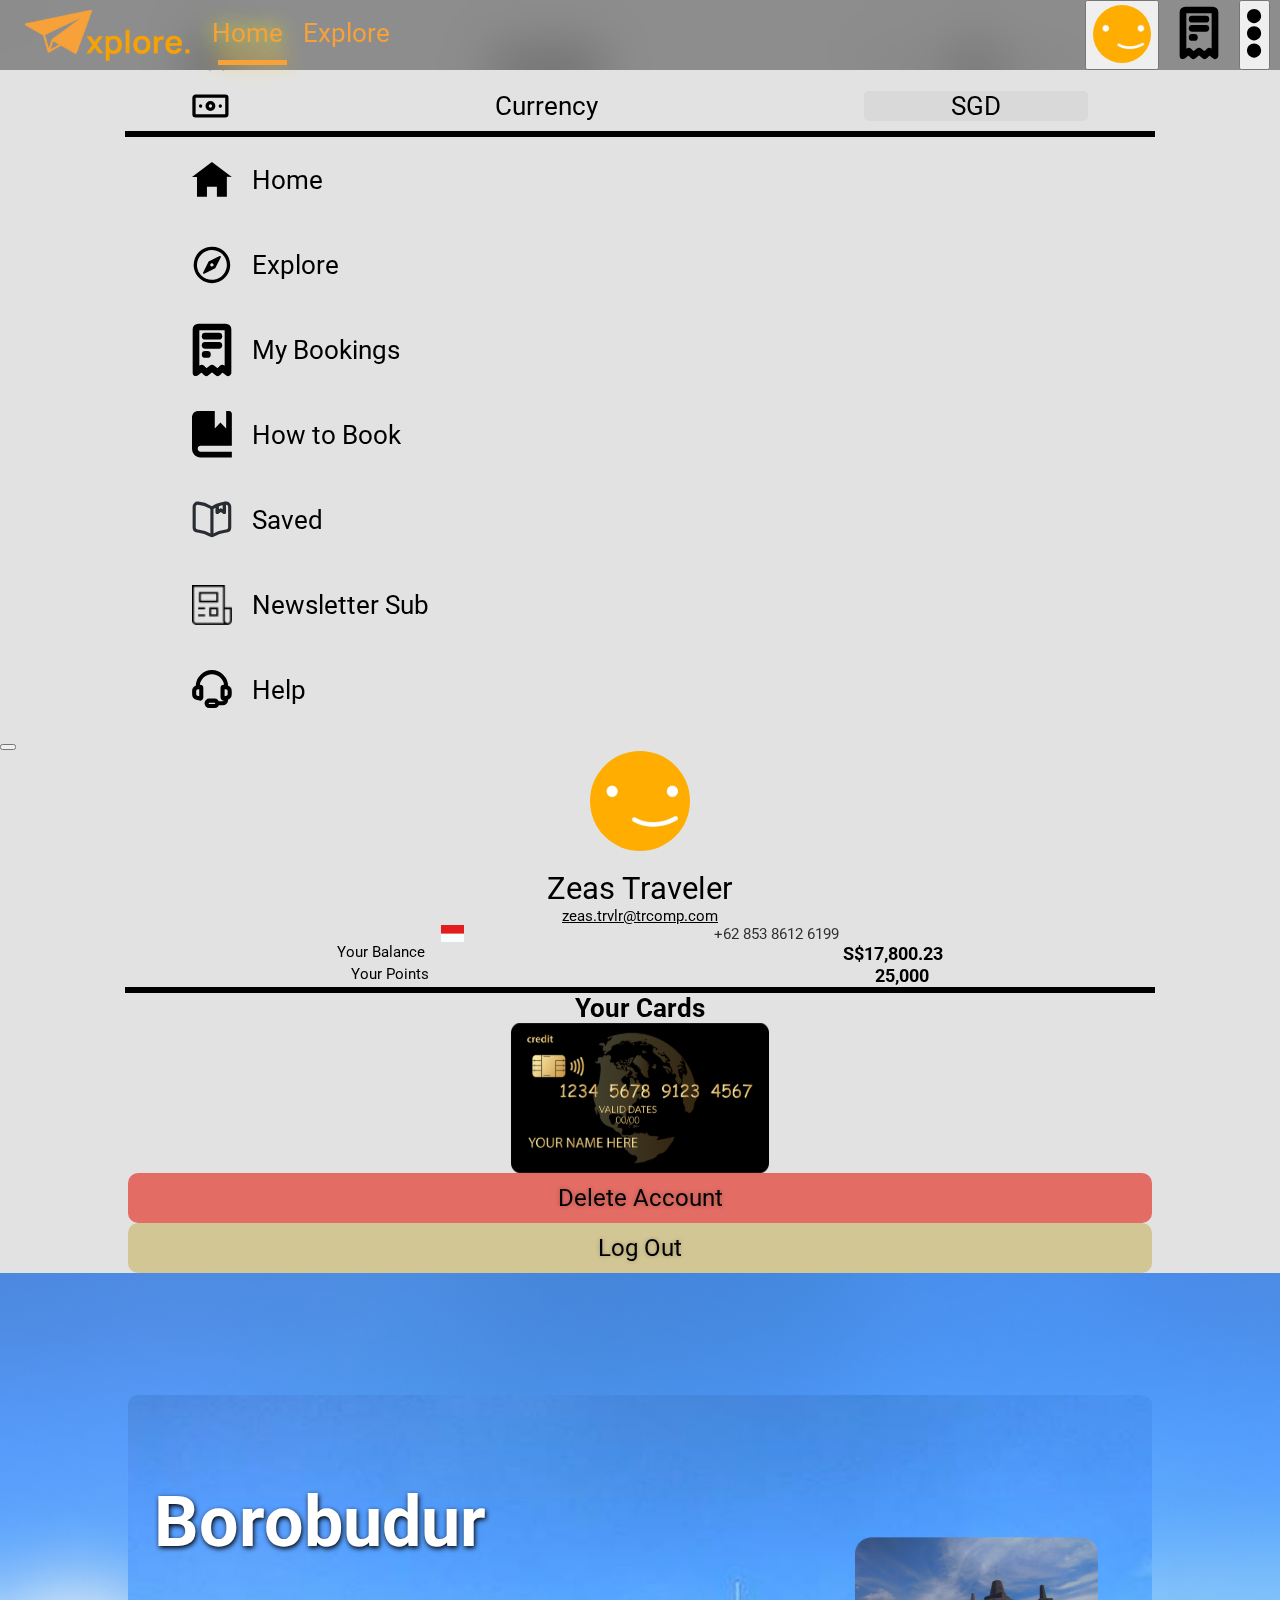
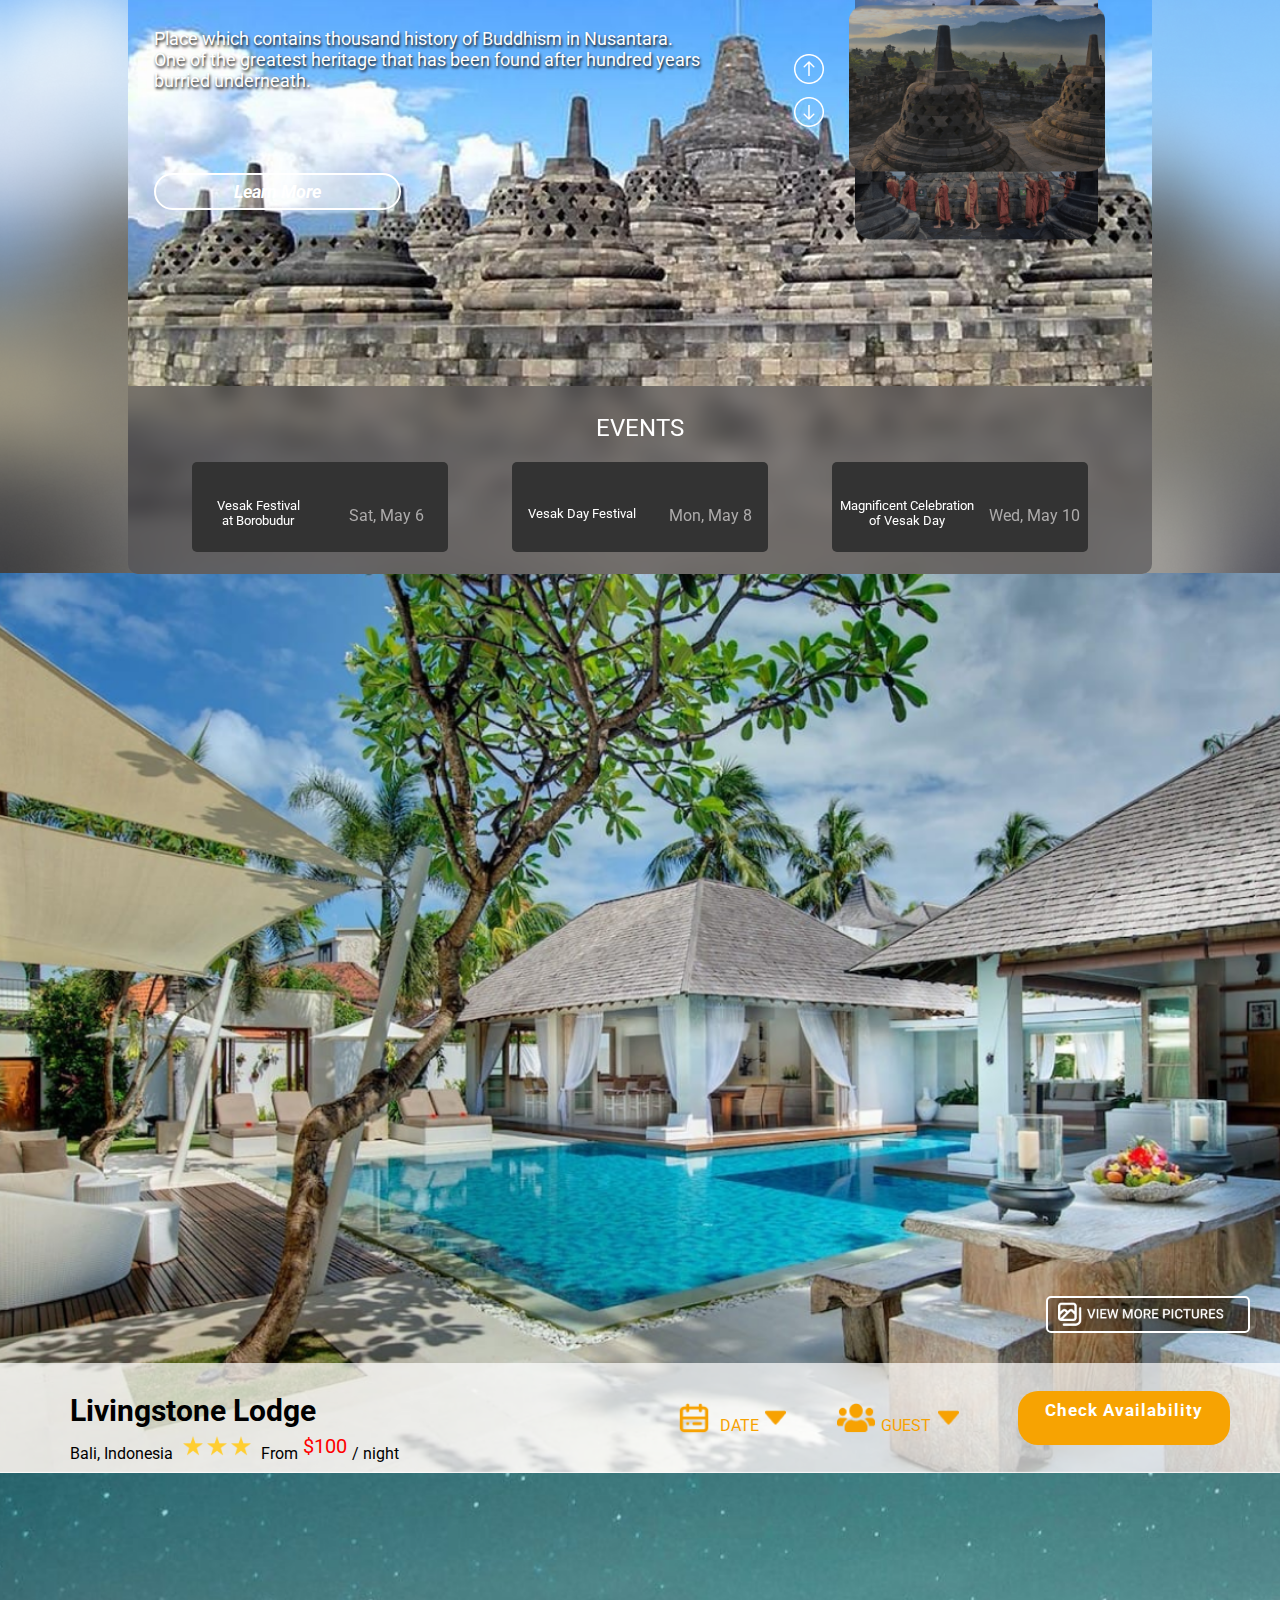
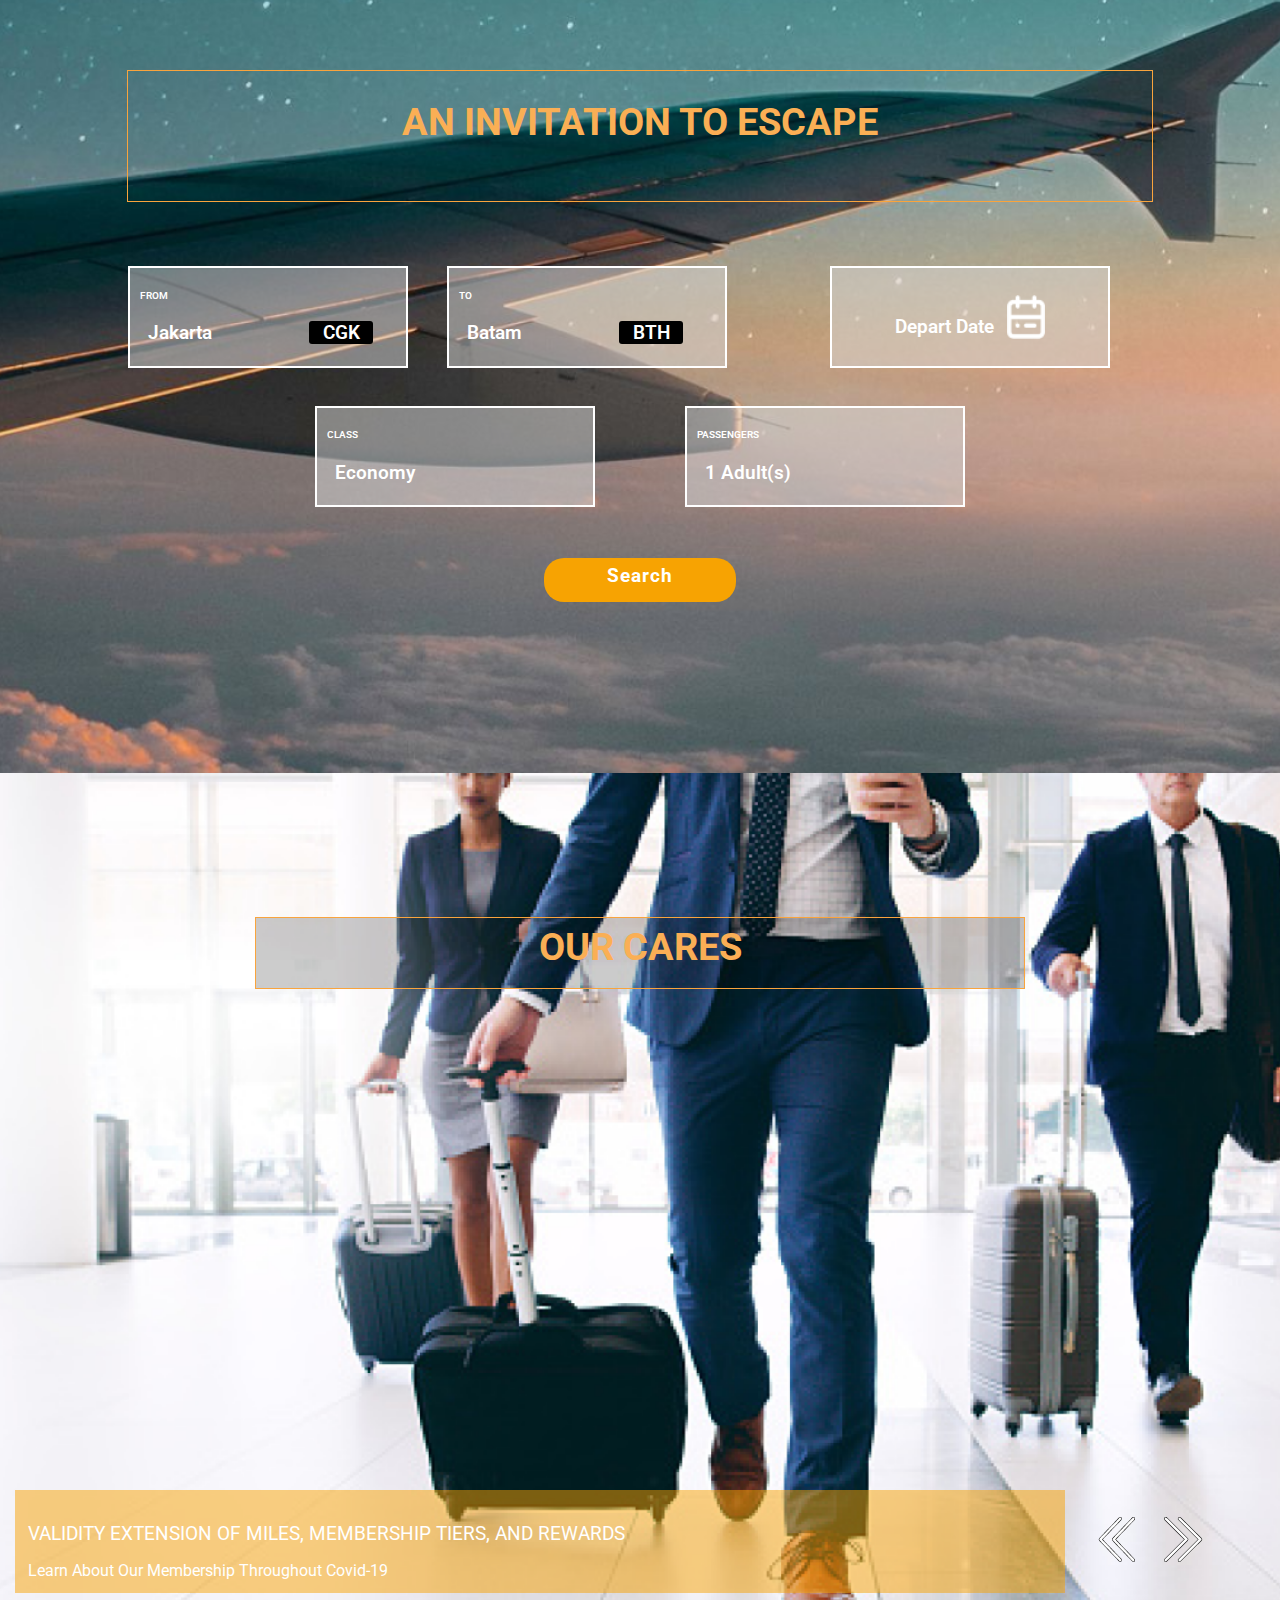
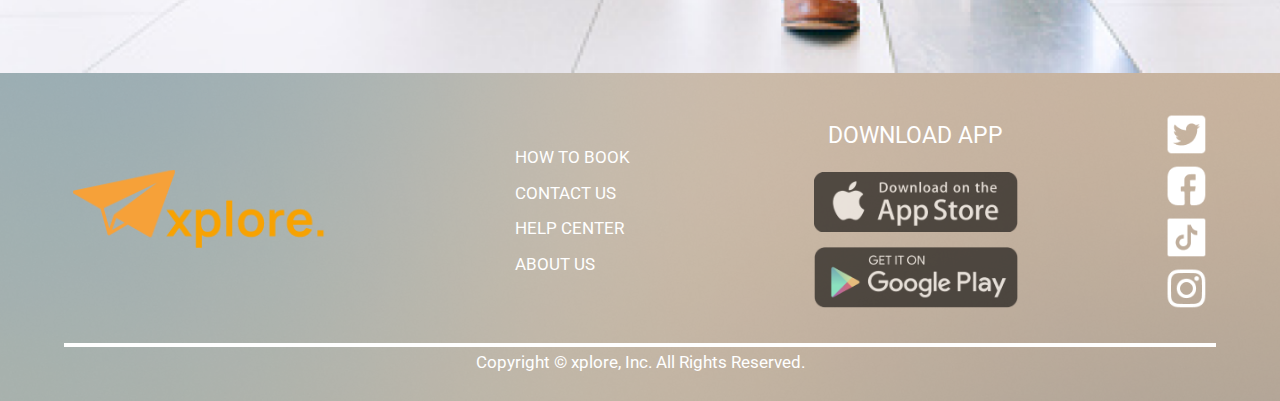
<file: index.html>
<!DOCTYPE html>
<html lang="en">
<head>
    <meta charset="UTF-8">
    <meta http-equiv="X-UA-Compatible" content="IE=edge">
    <meta name="viewport" content="width=device-width, initial-scale=1.0">
    <title>xplore Home</title>
    
    <link data-n-head="true" rel="icon" type="image/x-icon" href="Assets/Logo/xplore_Logo.svg">
    <link href="https://cdn.jsdelivr.net/npm/bootstrap@5.3.0-alpha1/dist/css/bootstrap.min.css" rel="stylesheet" integrity="sha384-GLhlTQ8iRABdZLl6O3oVMWSktQOp6b7In1Zl3/Jr59b6EGGoI1aFkw7cmDA6j6gD" crossorigin="anonymous">
    <link rel="stylesheet" href="DefaultStyle/main.css">
    <link rel="stylesheet" href="HomeScreen/main.css">
</head>
<body>
    <section>
        <nav>
            <div class="nav-left-area">
                <a href="#"><img src="Assets/Logo/xplore_Logo_2.svg"></a>
                
                <div class="menu">
                    <div class="choices">
                        <div >
                            <a id="home" class="is-activated" href="#">
                                Home
                            </a>
                        </div>
                        <div >
                            <a id="explore" class="isnt-activated" href="ExploreScreen/main.html">
                                Explore
                            </a>
                        </div>
                    </div>
                    <div id="selector" class="selector">

                    </div>
                </div>
            </div>
            <div class="nav-right-area">
                <button class="btn" type="button" data-bs-toggle="offcanvas" data-bs-target="#offcanvasRight2" aria-controls="offcanvasRight">
                    <img src="Assets/Logo/UserLogo.svg">
                </button>
                <a href="BookingsScreen/main.html">
                    <img src="Assets/Logo/booking_logo.svg">
                </a>
                <button class="btn" type="button" data-bs-toggle="offcanvas" data-bs-target="#offcanvasRight" aria-controls="offcanvasRight">
                    <img src="Assets/Logo/burger_menu.svg">
                </button>

                
            </div>
        </nav>
    </section>

    <div class="offcanvas offcanvas-end" tabindex="-1" id="offcanvasRight" aria-labelledby="offcanvasRightLabel">
        <div class="offcanvas-header">
            <button type="button" class="btn-close" data-bs-dismiss="offcanvas" aria-label="Close"></button>
        </div>
        <div class="offcanvas-body custom-body">
            <div class="language-area hide">
                <img src="Assets/Logo/language.svg">
                <div class="main-TL">Language</div>
                <div class="to-Change">EN</div>
            </div>
            <div class="language-area hide">
                <img src="Assets/Logo/currency.svg">
                <div class="main-TL">Currency</div>
                <div class="to-Change2">SGD</div>
            </div>
            <div class="line-create">

            </div>

            <a class="language-area-2" href="index.html">
                <img src="Assets/Logo/home.svg">
                <div class="main-TL">Home</div>
            </a>
            <a class="language-area-2" href="ExploreScreen/main.html">
                <img src="Assets/Logo/explore.svg">
                <div class="main-TL">Explore</div>
            </a>
            <a class="language-area-2" href="BookingsScreen/main.html">
                <img src="Assets/Logo/booking_logo.svg">
                <div class="main-TL">My Bookings</div>
            </a>
            <div class="language-area-2 hide">
                <img src="Assets/Logo/book.svg">
                <div class="main-TL">How to Book</div>
            </div>
            <div class="language-area-2 hide">
                <img src="Assets/Logo/saved.svg">
                <div class="main-TL">Saved</div>
            </div>
            <div class="language-area-2 hide">
                <img src="Assets/Logo/newslett.png">
                <div class="main-TL">Newsletter Sub</div>
            </div>
            <a class="language-area-2 hide" href="HelpScreen/main.html">
                <img src="Assets/Logo/help.svg">
                <div class="main-TL">Help</div>
            </a>
        </div>
    </div>
    <div class="offcanvas offcanvas-end" tabindex="-1" id="offcanvasRight2" aria-labelledby="offcanvasRightLabel">
        <div class="offcanvas-header">
            <button type="button" class="btn-close" data-bs-dismiss="offcanvas" aria-label="Close"></button>
        </div>
        <div class="offcanvas-body custom-body2">
            <div class="profile">
            </div>
            <div class="profile-name">
                Zeas Traveler
            </div>
            <div class="mail">
                zeas.trvlr@trcomp.com
            </div>
            <div class="phone-num">
                <img src="Assets/Logo/flag.svg">
                <div>+62 853 8612 6199</div>
            </div>
            <div class="money-area">
                <div class="frst">
                    Your Balance
                </div>
                <div class="scnd">
                    S$17,800.23
                </div>
            </div>
            <div class="money-area">
                <div class="frst">
                    Your Points
                </div>
                <div class="scnd">
                    25,000
                </div>
            </div>
            <div class="line-create">

            </div>
            <div class="title-2">
                Your Cards
            </div>
            <div class="card-img">

            </div>

            <div class="del-acc-btn">
                <a href="#">
                    Delete Account
                </a>
            </div>
            <div class="del-acc-btn lg-out">
                <a href="LogIn/main.html">
                    Log Out
                </a>
            </div>
        </div>
    </div>

    <div class="container2">
        <div class="jumbotron st">
            <div class="imgSlider">
                <div class="upper">
                    <div class="pageDesc">
                        <h1 class="mainTitle">Borobudur</h1>
                        <p class="mainDesc">Place which contains thousand history of Buddhism in Nusantara. <br>
                            One of the greatest heritage that has been found after hundred years <br>
                            burried underneath.
                        </p>
                        <a class="learnMore" href="#">Learn More</a>
                    </div>
                    <div class="arrow">
                        <img onclick="slider(-1)" class="arrowImg" src="Assets/Icon/arrowUp.png" alt="">
                        <img onclick="slider(1)" class="arrowImg" src="Assets/Icon/arrowDown.png" alt="">
                    </div>
                    <div class="imgCarousel">
                        <div class="subImgs">
                            <img class="subSlider top" src="Assets/BG/homeSubSlider1.png" alt="">
                            <img class="subSlider mid" src="Assets/BG/homeSubSlider2.png" alt="">
                            <img class="subSlider btm" src="Assets/BG/homeSubSlider3.png" alt="">
                        </div>
                        <div class="subImgs">
                            <img class="subSlider top" src="Assets/BG/homeSubSlider2.png" alt="">
                            <img class="subSlider mid" src="Assets/BG/homeSubSlider3.png" alt="">
                            <img class="subSlider btm" src="Assets/BG/homeSubSlider1.png" alt="">
                        </div>
                        <div class="subImgs">
                            <img class="subSlider top" src="Assets/BG/homeSubSlider3.png" alt="">
                            <img class="subSlider mid" src="Assets/BG/homeSubSlider1.png" alt="">
                            <img class="subSlider btm" src="Assets/BG/homeSubSlider2.png" alt="">
                        </div>
                    </div>
                </div>
                <div class="lower">
                    <h2 class="subTitle">EVENTS</h2>
                    <div class="eventDay">
                        <div class="eventBox">
                            <p class="eventName">Vesak Festival <br> at Borobudur</p>
                            <p class="date">Sat, May 6</p>
                        </div>
                        <div class="eventBox">
                            <p class="eventName">Vesak Day Festival</p>
                            <p class="date">Mon, May 8</p>
                        </div>
                        <div class="eventBox">
                            <p class="eventName">Magnificent Celebration <br> of Vesak Day</p>
                            <p class="date">Wed, May 10</p>
                        </div>
                    </div>
                </div>
            </div>
        </div>

        <div class="jumbotron nd">
            <img class="viewMore" src="Assets/Icon/viewMorePic.png" alt="">
            <div class="hotelDetails">
                <div class="hotelInfo">
                    <h1 class="hotelName">Livingstone Lodge</h1>
                    <div class="desc">
                        <p>Bali, Indonesia</p>
                        <img class="starRating" src="Assets/Icon/hotelStar.png" alt="">
                        <p>From </p>
                        <p class="price"> $100 </p>
                        <p>/ night</p>
                    </div>
                </div>
                <div class="subMenu">
                    <img class="icon" src="Assets/Icon/orangeCalender.png" alt="">
                    <p class="menuName">DATE</p>
                    <img class="triangle" src="Assets/Icon/downTriangle.png" alt="">
                </div>
                <div class="subMenu">
                    <img class="icon" src="Assets/Icon/orangeUsers.png" alt="">
                    <p class="menuName">GUEST</p>
                    <img class="triangle" src="Assets/Icon/downTriangle.png" alt="">
                </div>
                <a class="checkAvl" href="BuyHotel/main.html">Check Availability</a>
            </div>
        </div>

        <div class="jumbotron rd">
            <h1 class="pageTitle">AN INVITATION TO ESCAPE</h1>
            <div class="bookingPart">
                <div class="bookBox">
                    <p class="menuTitle">FROM</p>
                    <div class="placeCode">
                        <p class="place">Jakarta</p>
                        <p class="code">CGK</p>
                    </div>
                </div>
                <div class="bookBox">
                    <p class="menuTitle">TO</p>
                    <div class="placeCode">
                        <p class="place">Batam</p>
                        <p class="code">BTH</p>
                    </div>
                </div>
                <div class="bookBox depart">
                    <p class="depart">Depart Date</p>
                    <img class="icon" src="Assets/Icon/whiteCalender.png" alt="">
                </div>
            </div>
            <div class="bookingDetails">
                <div class="bookBox dtl">
                    <p class="menuTitle">CLASS</p>
                    <p class="place">Economy</p>
                </div>
                <div class="bookBox dtl">
                    <p class="menuTitle">PASSENGERS</p>
                    <p class="place">1 Adult(s)</p>
                </div>
            </div>
            <a class="searchBtn" href="BuyFlight/main.html">Search</a>
        </div>

        <div class="jumbotron fth">
            <div class="bgSlider st">
                <div class="inside">
                    <h1 class="fthTitle">OUR CARES</h1>
                    <div class="imgBg">
                    </div>
                    <div class="lowerPart">
                        <div class="descBox">
                            <p class="desc1">Validity extension of miles, membership tiers, and rewards</p>
                            <p class="desc2">Learn about our membership throughout covid-19</p>
                        </div>
                        <div class="arrowJmb3">
                            <img onclick="bgSlider(-1)" class="arrowLR" src="Assets/Icon/arrowLeft.png" alt="">
                            <img onclick="bgSlider(1)" class="arrowLR" src="Assets/Icon/arrowRight.png" alt="">
                        </div>
                    </div>
                </div>
            </div>

            <div class="bgSlider nd">
                <div class="inside">
                    <h1 class="fthTitle">OUR CARES</h1>
                    <div class="imgBg">
                    </div>
                    <div class="lowerPart">
                        <div class="descBox">
                            <p class="desc1">GET EXTENSIVE AND IMMERSIVE EXPERIENCE WITH US</p>
                            <p class="desc2">Unlike others, our service known as the best at its class</p>
                        </div>
                        <div class="arrowJmb3">
                            <img onclick="bgSlider(-1)" class="arrowLR" src="Assets/Icon/arrowLeft.png" alt="">
                            <img onclick="bgSlider(1)" class="arrowLR" src="Assets/Icon/arrowRight.png" alt="">
                        </div>
                    </div>
                </div>
            </div>

            <div class="bgSlider rd">
                <div class="inside">
                    <h1 class="fthTitle">OUR CARES</h1>
                    <div class="imgBg">
                    </div>
                    <div class="lowerPart">
                        <div class="descBox">
                            <p class="desc1">With various food from the other parts of the world</p>
                            <p class="desc2">Taste the uniqueness of the world</p>
                        </div>
                        <div class="arrowJmb3">
                            <img onclick="bgSlider(-1)" class="arrowLR" src="Assets/Icon/arrowLeft.png" alt="">
                            <img onclick="bgSlider(1)" class="arrowLR" src="Assets/Icon/arrowRight.png" alt="">
                        </div>
                    </div>
                </div>
            </div>
        </div>
    </div>

    <div class="footer">
        <div class="innerFooter">
            <a href="#"><img class="appLogo" src="Assets/Logo/xplore_Logo_2.svg" alt=""></a>
    
            <div class="footerMenu">
                <ul><a href="#">HOW TO BOOK</a></ul>
                <ul><a href="#">CONTACT US</a></ul>
                <ul><a href="HelpScreen/main.html">HELP CENTER</a></ul>
                <ul><a href="AboutUsScreen/main.html">ABOUT US</a></ul>
            </div>
    
            <div class="download">
                <p class="downloadText">DOWNLOAD APP</p>
                <img class="downloadImg" src="Assets/Icon/appStoreDld.png" alt="">
                <img class="downloadImg" src="Assets/Icon/googlePlayDld.png" alt="">
            </div>
    
            <div class="socmed">
                <img class="socmedImg" src="Assets/Icon/twitter.png" alt="">
                <img class="socmedImg" src="Assets/Icon/facebook.png" alt="">
                <img class="socmedImg" src="Assets/Icon/tiktok.png" alt="">
                <img class="socmedImg" src="Assets/Icon/instagram.png" alt="">
            </div>
        </div>

        <p class="copyright">Copyright © xplore, Inc. All Rights Reserved.</p>
    </div>

    <script src="DefaultStyle/main.js"></script>
    <script src="HomeScreen/main.js"></script>
    <script src="https://cdn.jsdelivr.net/npm/bootstrap@5.3.0-alpha1/dist/js/bootstrap.bundle.min.js" integrity="sha384-w76AqPfDkMBDXo30jS1Sgez6pr3x5MlQ1ZAGC+nuZB+EYdgRZgiwxhTBTkF7CXvN" crossorigin="anonymous"></script>
    <script src="https://cdn.jsdelivr.net/npm/@popperjs/core@2.11.6/dist/umd/popper.min.js" integrity="sha384-oBqDVmMz9ATKxIep9tiCxS/Z9fNfEXiDAYTujMAeBAsjFuCZSmKbSSUnQlmh/jp3" crossorigin="anonymous"></script>
    <script src="https://cdn.jsdelivr.net/npm/bootstrap@5.3.0-alpha1/dist/js/bootstrap.min.js" integrity="sha384-mQ93GR66B00ZXjt0YO5KlohRA5SY2XofN4zfuZxLkoj1gXtW8ANNCe9d5Y3eG5eD" crossorigin="anonymous"></script>
</body>
</html>
</file>
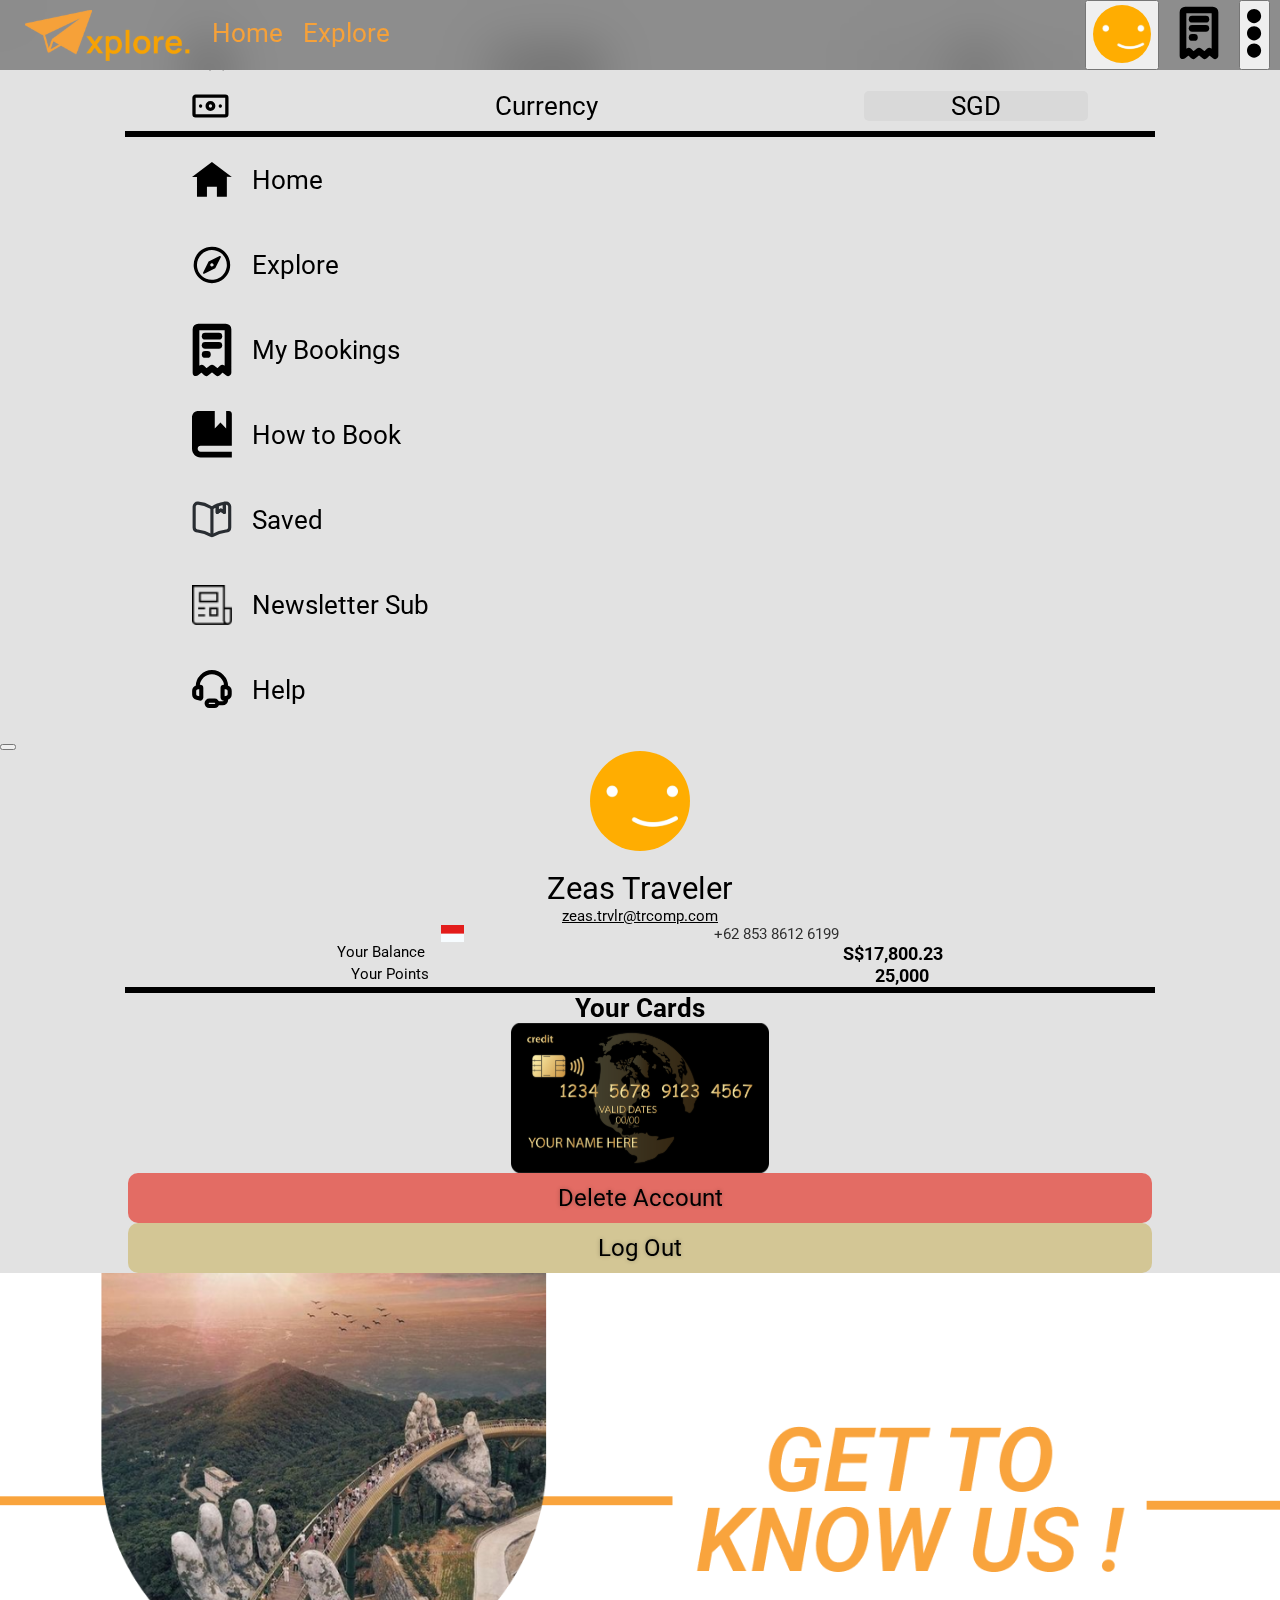
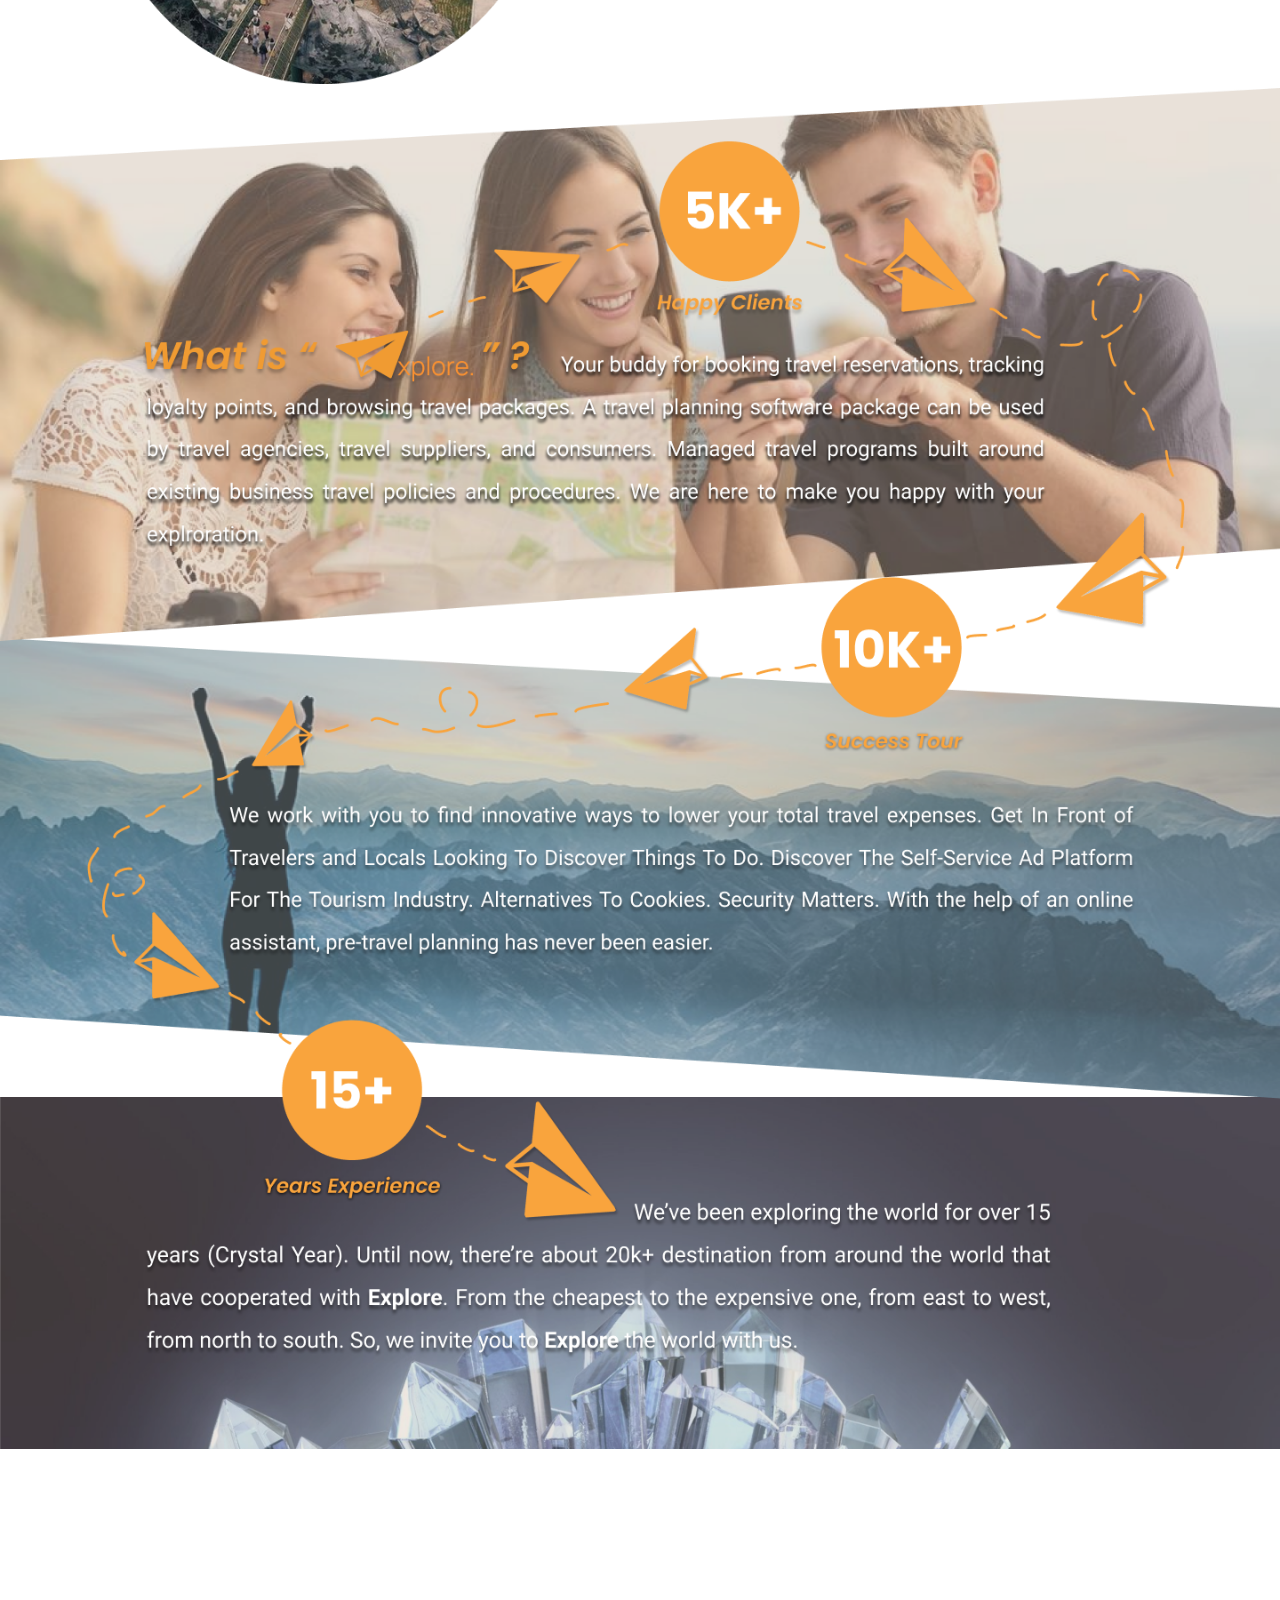
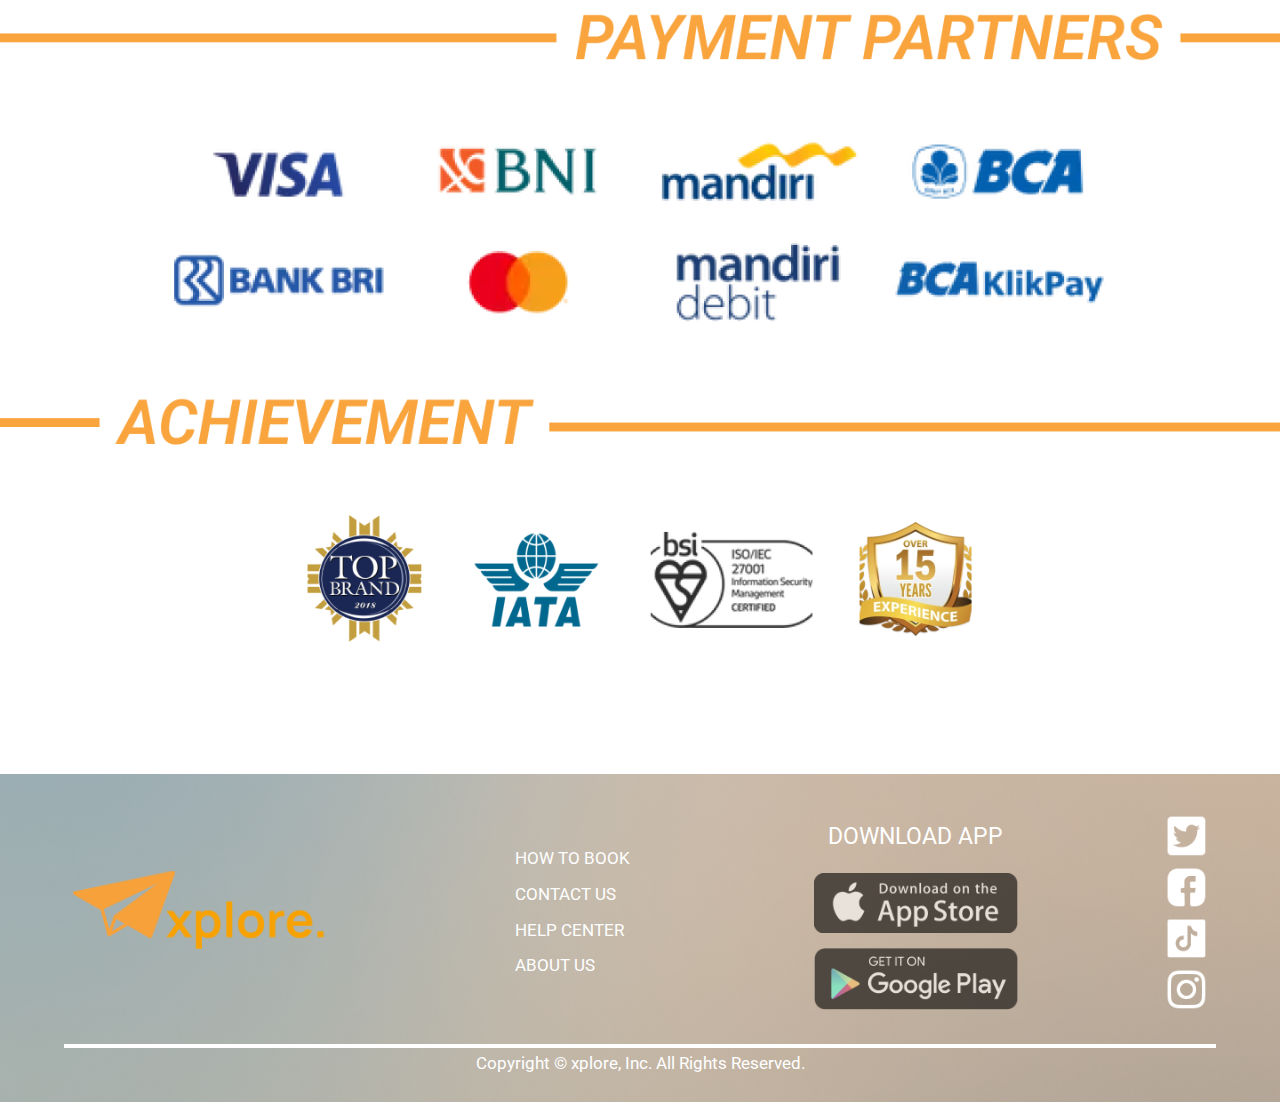
<file: AboutUsScreen/main.html>
<!DOCTYPE html>
<html lang="en">
<head>
    <meta charset="UTF-8">
    <meta http-equiv="X-UA-Compatible" content="IE=edge">
    <meta name="viewport" content="width=device-width, initial-scale=1.0">
    <title>About Us</title>

    <link data-n-head="true" rel="icon" type="image/x-icon" href="../Assets/Logo/xplore_Logo.svg">
    <link href="https://cdn.jsdelivr.net/npm/bootstrap@5.3.0-alpha1/dist/css/bootstrap.min.css" rel="stylesheet" integrity="sha384-GLhlTQ8iRABdZLl6O3oVMWSktQOp6b7In1Zl3/Jr59b6EGGoI1aFkw7cmDA6j6gD" crossorigin="anonymous">
    <link rel="stylesheet" href="../DefaultStyle/main.css">
    <link rel="stylesheet" href="main.css">
</head>
<body>
    <section>
        <nav>
            <div class="nav-left-area">
                <a href="../index.html"><img src="../Assets/Logo/xplore_Logo_2.svg"></a>
                <div class="menu">
                    <div class="choices">
                        <div >
                            <a id="home" class="isnt-activated" href="../index.html">
                                Home
                            </a>
                        </div>
                        <div >
                            <a id="explore" class="isnt-activated" href="../ExploreScreen/main.html">
                                Explore
                            </a>
                        </div>
                    </div>
                    <div id="selector" class="selector">

                    </div>
                </div>
            </div>
            <div class="nav-right-area">
                <button class="btn" type="button" data-bs-toggle="offcanvas" data-bs-target="#offcanvasRight2" aria-controls="offcanvasRight">
                    <img src="../Assets/Logo/UserLogo.svg">
                </button>
                <a href="../BookingsScreen/main.html">
                    <img src="../Assets/Logo/booking_logo.svg">
                </a>
                <button class="btn" type="button" data-bs-toggle="offcanvas" data-bs-target="#offcanvasRight" aria-controls="offcanvasRight">
                    <img src="../Assets/Logo/burger_menu.svg">
                </button>

                
            </div>
        </nav>
    </section>

    <div class="offcanvas offcanvas-end" tabindex="-1" id="offcanvasRight" aria-labelledby="offcanvasRightLabel">
        <div class="offcanvas-header">
            <button type="button" class="btn-close" data-bs-dismiss="offcanvas" aria-label="Close"></button>
        </div>
        <div class="offcanvas-body custom-body">
            <div class="language-area hide">
                <img src="../Assets/Logo/language.svg">
                <div class="main-TL">Language</div>
                <div class="to-Change">EN</div>
            </div>
            <div class="language-area hide">
                <img src="../Assets/Logo/currency.svg">
                <div class="main-TL">Currency</div>
                <div class="to-Change2">SGD</div>
            </div>
            <div class="line-create">

            </div>

            <a class="language-area-2" href="../index.html">
                <img src="../Assets/Logo/home.svg">
                <div class="main-TL">Home</div>
            </a>
            <a class="language-area-2" href="../ExploreScreen/main.html">
                <img src="../Assets/Logo/explore.svg">
                <div class="main-TL">Explore</div>
            </a>
            <a class="language-area-2" href="../BookingsScreen/main.html">
                <img src="../Assets/Logo/booking_logo.svg">
                <div class="main-TL">My Bookings</div>
            </a>
            <div class="language-area-2 hide">
                <img src="../Assets/Logo/book.svg">
                <div class="main-TL">How to Book</div>
            </div>
            <div class="language-area-2 hide">
                <img src="../Assets/Logo/saved.svg">
                <div class="main-TL">Saved</div>
            </div>
            <div class="language-area-2 hide">
                <img src="../Assets/Logo/newslett.png">
                <div class="main-TL">Newsletter Sub</div>
            </div>
            <a class="language-area-2 hide" href="../HelpScreen/main.html">
                <img src="../Assets/Logo/help.svg">
                <div class="main-TL">Help</div>
            </a>
        </div>
    </div>
    <div class="offcanvas offcanvas-end" tabindex="-1" id="offcanvasRight2" aria-labelledby="offcanvasRightLabel">
        <div class="offcanvas-header">
            <button type="button" class="btn-close" data-bs-dismiss="offcanvas" aria-label="Close"></button>
        </div>
        <div class="offcanvas-body custom-body2">
            <div class="profile">
            </div>
            <div class="profile-name">
                Zeas Traveler
            </div>
            <div class="mail">
                zeas.trvlr@trcomp.com
            </div>
            <div class="phone-num">
                <img src="../Assets/Logo/flag.svg">
                <div>+62 853 8612 6199</div>
            </div>
            <div class="money-area">
                <div class="frst">
                    Your Balance
                </div>
                <div class="scnd">
                    S$17,800.23
                </div>
            </div>
            <div class="money-area">
                <div class="frst">
                    Your Points
                </div>
                <div class="scnd">
                    25,000
                </div>
            </div>
            <div class="line-create">

            </div>
            <div class="title-2">
                Your Cards
            </div>
            <div class="card-img">

            </div>

            <div class="del-acc-btn">
                <a href="#">
                    Delete Account
                </a>
            </div>
            <div class="del-acc-btn lg-out">
                <a href="../LogIn/main.html">
                    Log Out
                </a>
            </div>
        </div>
    </div>

    <div class="container2">
        <div class="top">
            <img src="../Assets/BG/GetToKnow.png" alt="">
        </div>
        <div class="mid">
            <img src="../Assets/BG/aboutUs.png" alt="">
        </div>
        <div class="bottom">
            <img src="../Assets/BG/achievePartner.png" alt="">
        </div>
    </div>

    <div class="footer">
        <div class="innerFooter">
    
            <a href="../index.html"><img class="appLogo" src="../Assets/Logo/xplore_Logo_2.svg" alt=""></a>
            <div class="footerMenu">
                <ul><a href="#">HOW TO BOOK</a></ul>
                <ul><a href="#">CONTACT US</a></ul>
                <ul><a href="../HelpScreen/main.html">HELP CENTER</a></ul>
                <ul><a href="../AboutUsScreen/main.html">ABOUT US</a></ul>
            </div>
    
            <div class="download">
                <p class="downloadText">DOWNLOAD APP</p>
                <img class="downloadImg" src="../Assets/Icon/appStoreDld.png" alt="">
                <img class="downloadImg" src="../Assets/Icon/googlePlayDld.png" alt="">
            </div>
    
            <div class="socmed">
                <img class="socmedImg" src="../Assets/Icon/twitter.png" alt="">
                <img class="socmedImg" src="../Assets/Icon/facebook.png" alt="">
                <img class="socmedImg" src="../Assets/Icon/tiktok.png" alt="">
                <img class="socmedImg" src="../Assets/Icon/instagram.png" alt="">
            </div>
        </div>

        <p class="copyright">Copyright © xplore, Inc. All Rights Reserved.</p>
    </div>
    
    <script src="../DefaultStyle/main.js"></script>
    <script src="main.js"></script>
    <script src="https://cdn.jsdelivr.net/npm/bootstrap@5.3.0-alpha1/dist/js/bootstrap.bundle.min.js" integrity="sha384-w76AqPfDkMBDXo30jS1Sgez6pr3x5MlQ1ZAGC+nuZB+EYdgRZgiwxhTBTkF7CXvN" crossorigin="anonymous"></script>
    <script src="https://cdn.jsdelivr.net/npm/@popperjs/core@2.11.6/dist/umd/popper.min.js" integrity="sha384-oBqDVmMz9ATKxIep9tiCxS/Z9fNfEXiDAYTujMAeBAsjFuCZSmKbSSUnQlmh/jp3" crossorigin="anonymous"></script>
    <script src="https://cdn.jsdelivr.net/npm/bootstrap@5.3.0-alpha1/dist/js/bootstrap.min.js" integrity="sha384-mQ93GR66B00ZXjt0YO5KlohRA5SY2XofN4zfuZxLkoj1gXtW8ANNCe9d5Y3eG5eD" crossorigin="anonymous"></script>

</body>
</html>
</file>
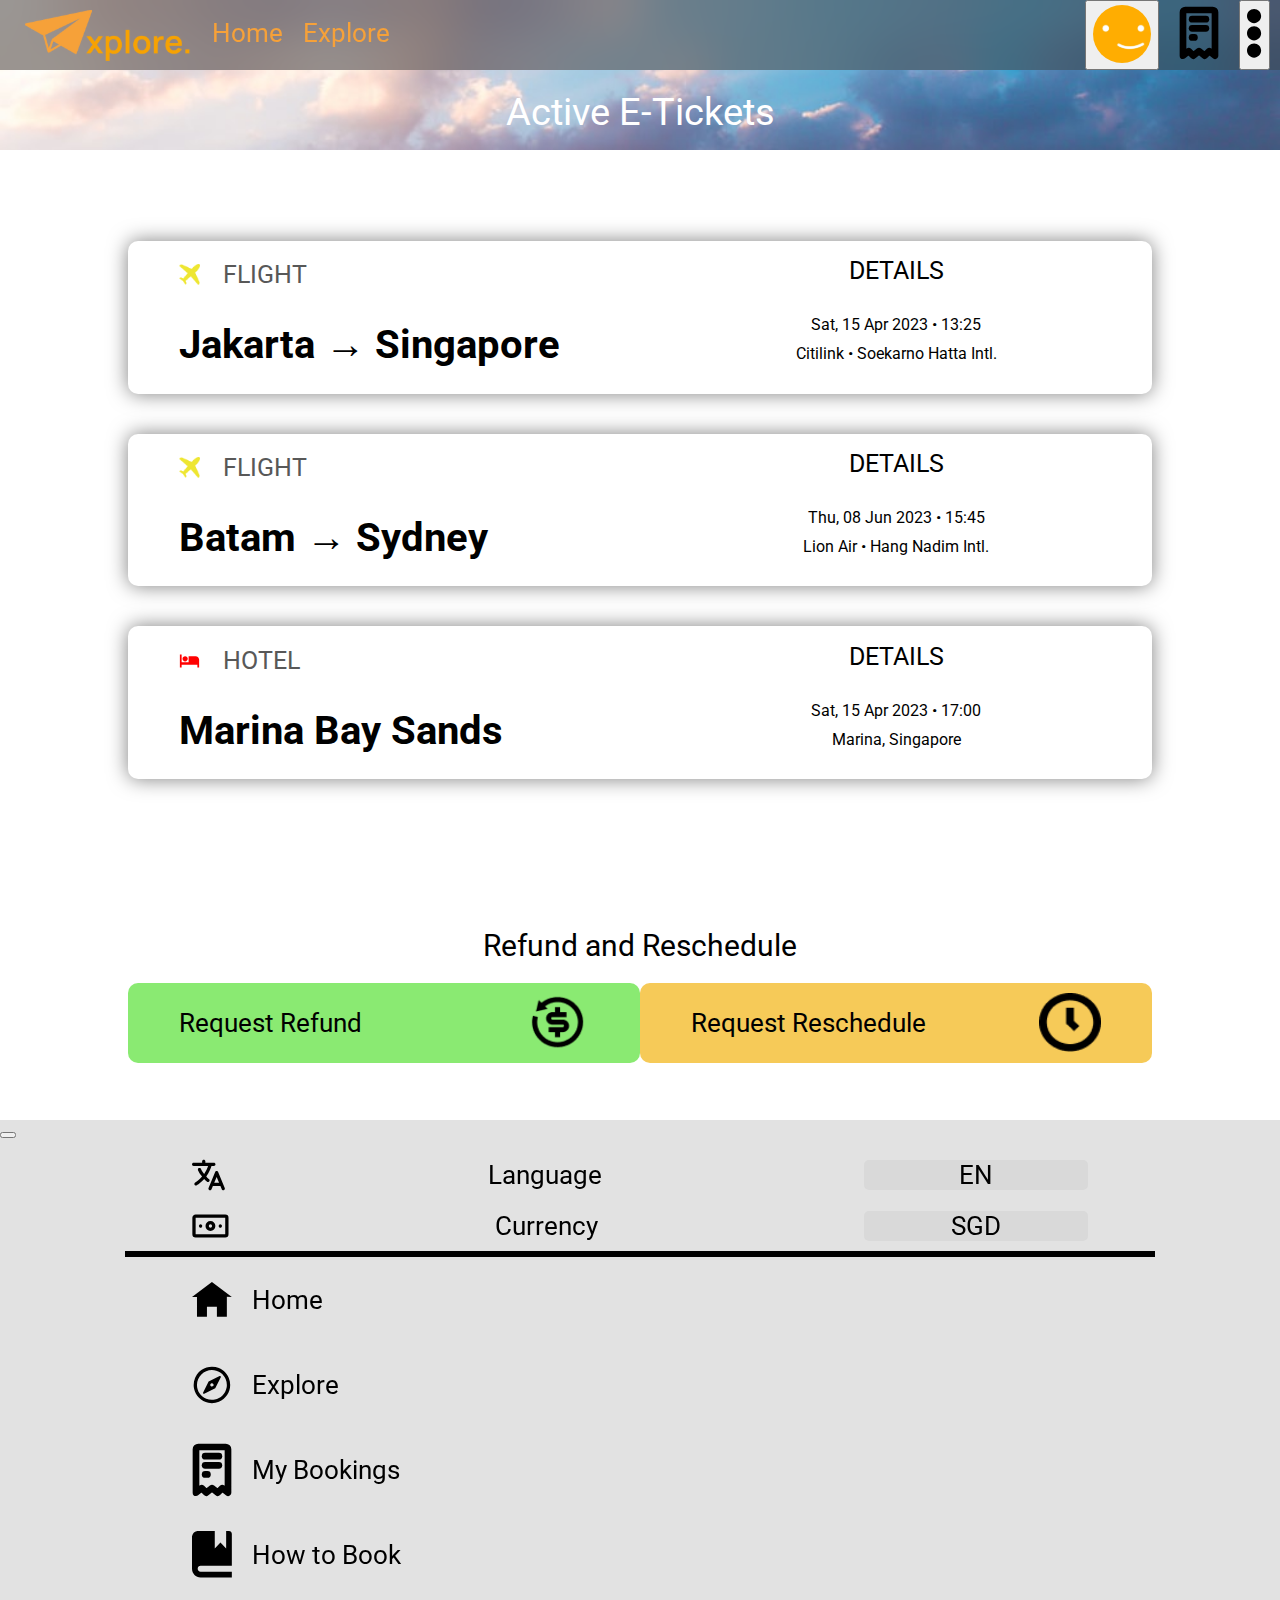
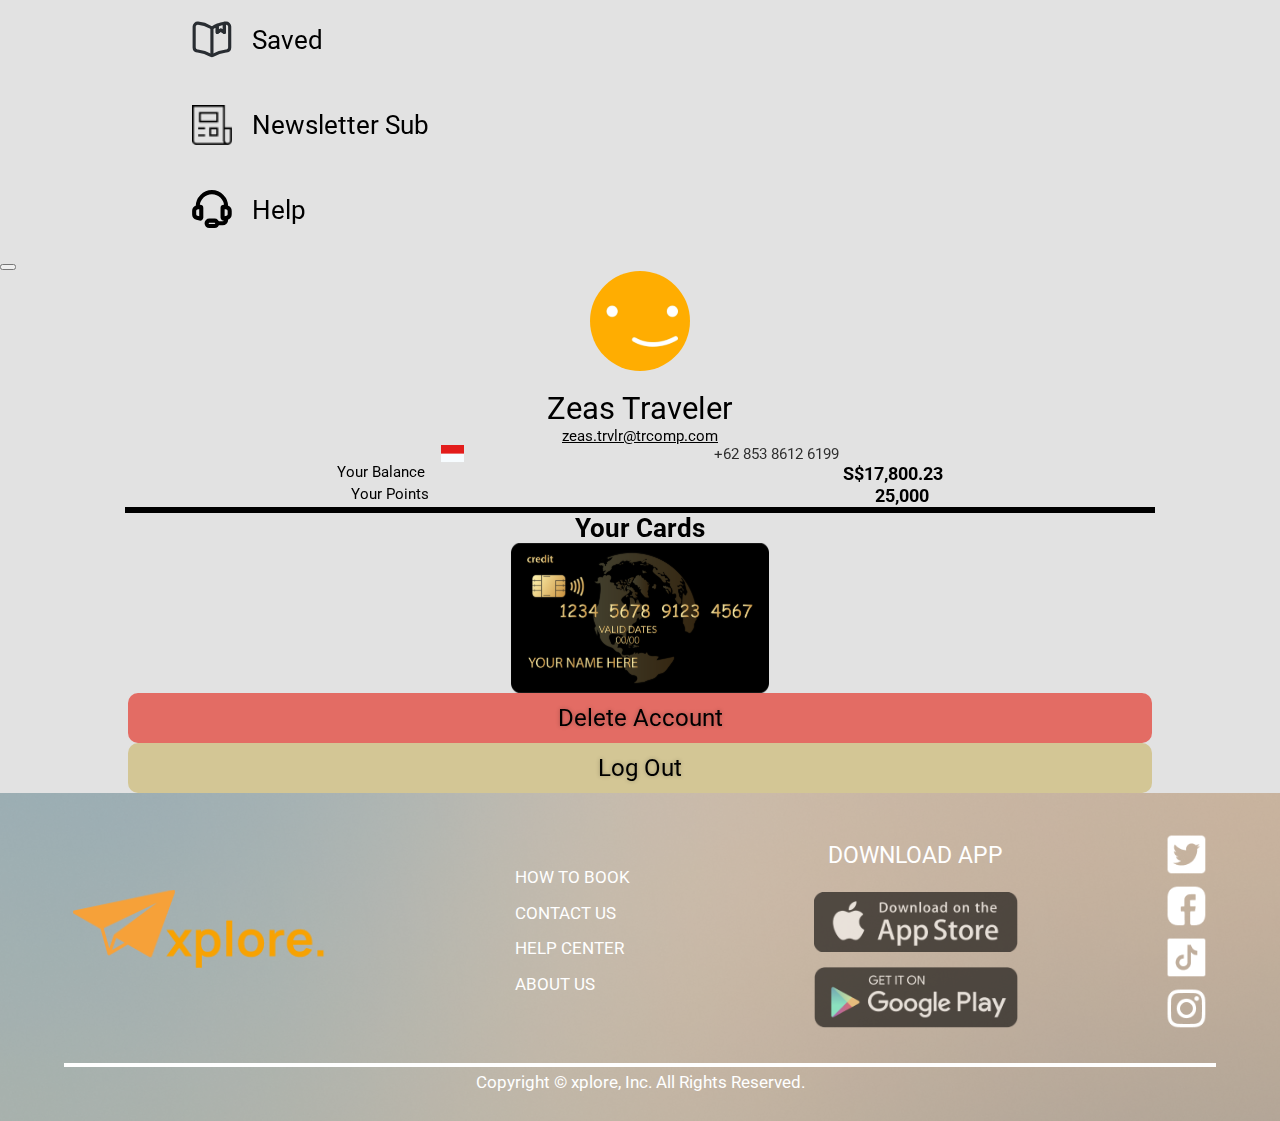
<file: BookingsScreen/main.html>
<!DOCTYPE html>
<html lang="en">
<head>
    <meta charset="UTF-8">
    <meta http-equiv="X-UA-Compatible" content="IE=edge">
    <meta name="viewport" content="width=device-width, initial-scale=1.0">
    <title>My Bookings</title>
    
    <link data-n-head="true" rel="icon" type="image/x-icon" href="../Assets/Logo/xplore_Logo.svg">
    <link href="https://cdn.jsdelivr.net/npm/bootstrap@5.3.0-alpha1/dist/css/bootstrap.min.css" rel="stylesheet" integrity="sha384-GLhlTQ8iRABdZLl6O3oVMWSktQOp6b7In1Zl3/Jr59b6EGGoI1aFkw7cmDA6j6gD" crossorigin="anonymous">
    <link rel="stylesheet" href="main.css">
    <link rel="stylesheet" href="../DefaultStyle/main.css">
</head>
<body>
    <section>
        <nav>
            <div class="nav-left-area">
                <a href="../index.html"><img src="../Assets/Logo/xplore_Logo_2.svg"></a>
                <div class="menu">
                    <div class="choices">
                        <div >
                            <a id="home" class="isnt-activated" href="../index.html">
                                Home
                            </a>
                        </div>
                        <div >
                            <a id="explore" class="isnt-activated" href="../ExploreScreen/main.html">
                                Explore
                            </a>
                        </div>
                    </div>
                    <div id="selector" class="selector">

                    </div>
                </div>
            </div>
            <div class="nav-right-area">
                <button class="btn" type="button" data-bs-toggle="offcanvas" data-bs-target="#offcanvasRight2" aria-controls="offcanvasRight">
                    <img src="../Assets/Logo/UserLogo.svg">
                </button>
                <a href="../BookingsScreen/main.html">
                    <img src="../Assets/Logo/booking_logo.svg">
                </a>
                <button class="btn" type="button" data-bs-toggle="offcanvas" data-bs-target="#offcanvasRight" aria-controls="offcanvasRight">
                    <img src="../Assets/Logo/burger_menu.svg">
                </button>

                
            </div>
        </nav>
    </section>

    
    <div class="active-ticket-head">
        <div>
            Active E-Tickets
        </div>
    </div>
    
    <div class="active-ticket-list">
        <div class="ticket-li">
            <div class="replacer">
                <div class="destination-indc">
                    
                    <img src="../Assets/Logo/plane_logo.png">
                    <div>
                        Jakarta &#8594 Singapore
                    </div>
                </div>
                <div class="destination-details">
                    <div>
                        Sat, 15 Apr 2023 • 13:25
                    </div>
                    <div>
                        Citilink • Soekarno Hatta Intl.
                    </div>
                </div>
            </div>
            <div class="left-ar">
                <div class="type-indc">
                    <img src="../Assets/Logo/plane_logo.png">
                    FLIGHT
                </div>
                <div class="destination-indc">
                    <div>
                        Jakarta &#8594 Singapore
                    </div>
                </div>
            </div>
            <div class="mid-ar">
                <div class="details">
                    <div>DETAILS</div>
                </div>
                <div class="destination-details">
                    <div>
                        Sat, 15 Apr 2023 • 13:25
                    </div>
                    <div>
                        Citilink • Soekarno Hatta Intl.
                    </div>
                </div>
            </div>
            <div class="right-ar">
                <div class="block economy">
                    <div>
                        ECONOMY
                    </div>
                </div>
                <div class="block resched">
                    <div>
                        RESCHEDULED
                    </div>
                </div>
            </div>
        </div>
        
        <div class="ticket-li">
            <div class="replacer">
                <div class="destination-indc">
                    
                    <img src="../Assets/Logo/plane_logo.png">
                    <div>
                        Batam &#8594 Sydney
                    </div>
                </div>
                <div class="destination-details">
                    <div>
                        Thu, 08 Jun 2023 • 15:45
                    </div>
                    <div>
                        Lion Air • Hang Nadim Intl.
                    </div>
                </div>
            </div>
            <div class="left-ar">
                <div class="type-indc">
                    <img src="../Assets/Logo/plane_logo.png">
                    FLIGHT
                </div>
                <div class="destination-indc">
                    <div>
                        Batam &#8594 Sydney
                    </div>
                </div>
            </div>
            <div class="mid-ar">
                <div class="details">
                    <div>DETAILS</div>
                </div>
                <div class="destination-details">
                    <div>
                        Thu, 08 Jun 2023 • 15:45
                    </div>
                    <div>
                        Lion Air • Hang Nadim Intl.
                    </div>
                </div>
            </div>
            <div class="right-ar">
                <div class="block business">
                    <div>
                        BUSINESS
                    </div>
                </div>
            </div>
        </div>

        <div class="ticket-li">
            <div class="replacer">
                <div class="destination-indc">
                    <img src="../Assets/Logo/hotel.svg">
                    <div>
                        Marina Bay Sands
                    </div>
                </div>
                <div class="destination-details">
                    <div>
                        Sat, 15 Apr 2023 • 17:00
                    </div>
                    <div>
                        Marina, Singapore
                    </div>
                </div>
            </div>
            <div class="left-ar">
                <div class="type-indc">
                    <img src="../Assets/Logo/hotel.svg">
                    HOTEL
                </div>
                <div class="destination-indc">
                    <div>
                        Marina Bay Sands
                    </div>
                </div>
            </div>
            <div class="mid-ar">
                <div class="details">
                    <div>DETAILS</div>
                </div>
                <div class="destination-details">
                    <div>
                        Sat, 15 Apr 2023 • 17:00
                    </div>
                    <div>
                        Marina, Singapore
                    </div>
                </div>
            </div>
            <div class="right-ar">
                <div class="block suite">
                    <div>
                        SUITE ROOM
                    </div>
                </div>
            </div>
        </div>
    </div>

    <div class="ref-resc-area">
        <div class="title">
            Refund and Reschedule
        </div>
        <div class="buttons">
            <div class="button-1 color-change-1">
                <div>
                    Request Refund
                </div>
                <img src="../Assets/Logo/req_refund.png">
            </div>
            <div class="button-1 color-change-2">
                <div>
                    Request Reschedule
                </div>
                <img src="../Assets/Logo/req_resched.png">
            </div>
        </div>
    </div>
    <div class="offcanvas offcanvas-end" tabindex="-1" id="offcanvasRight" aria-labelledby="offcanvasRightLabel">
        <div class="offcanvas-header">
            <button type="button" class="btn-close" data-bs-dismiss="offcanvas" aria-label="Close"></button>
        </div>
        <div class="offcanvas-body custom-body">
            <div class="language-area hide">
                <img src="../Assets/Logo/language.svg">
                <div class="main-TL">Language</div>
                <div class="to-Change">EN</div>
            </div>
            <div class="language-area hide">
                <img src="../Assets/Logo/currency.svg">
                <div class="main-TL">Currency</div>
                <div class="to-Change2">SGD</div>
            </div>
            <div class="line-create">

            </div>

            <a class="language-area-2" href="../index.html">
                <img src="../Assets/Logo/home.svg">
                <div class="main-TL">Home</div>
            </a>
            <a class="language-area-2" href="../ExploreScreen/main.html">
                <img src="../Assets/Logo/explore.svg">
                <div class="main-TL">Explore</div>
            </a>
            <a class="language-area-2" href="../BookingsScreen/main.html">
                <img src="../Assets/Logo/booking_logo.svg">
                <div class="main-TL">My Bookings</div>
            </a>
            <div class="language-area-2 hide">
                <img src="../Assets/Logo/book.svg">
                <div class="main-TL">How to Book</div>
            </div>
            <div class="language-area-2 hide">
                <img src="../Assets/Logo/saved.svg">
                <div class="main-TL">Saved</div>
            </div>
            <div class="language-area-2 hide">
                <img src="../Assets/Logo/newslett.png">
                <div class="main-TL">Newsletter Sub</div>
            </div>
            <a class="language-area-2 hide" href="../HelpScreen/main.html">
                <img src="../Assets/Logo/help.svg">
                <div class="main-TL">Help</div>
            </a>
        </div>
    </div>
    <div class="offcanvas offcanvas-end" tabindex="-1" id="offcanvasRight2" aria-labelledby="offcanvasRightLabel">
        <div class="offcanvas-header">
            <button type="button" class="btn-close" data-bs-dismiss="offcanvas" aria-label="Close"></button>
        </div>
        <div class="offcanvas-body custom-body2">
            <div class="profile">
            </div>
            <div class="profile-name">
                Zeas Traveler
            </div>
            <div class="mail">
                zeas.trvlr@trcomp.com
            </div>
            <div class="phone-num">
                <img src="../Assets/Logo/flag.svg">
                <div>+62 853 8612 6199</div>
            </div>
            <div class="money-area">
                <div class="frst">
                    Your Balance
                </div>
                <div class="scnd">
                    S$17,800.23
                </div>
            </div>
            <div class="money-area">
                <div class="frst">
                    Your Points
                </div>
                <div class="scnd">
                    25,000
                </div>
            </div>
            <div class="line-create">

            </div>
            <div class="title-2">
                Your Cards
            </div>
            <div class="card-img">

            </div>

            <div class="del-acc-btn">
                <a href="#">
                    Delete Account
                </a>
            </div>
            <div class="del-acc-btn lg-out">
                <a href="../LogIn/main.html">
                    Log Out
                </a>
            </div>
        </div>
    </div>

    <div class="footer">
        <div class="innerFooter">
    
            <a href="../index.html"><img class="appLogo" src="../Assets/Logo/xplore_Logo_2.svg" alt=""></a>
            <div class="footerMenu">
                <ul><a href="#">HOW TO BOOK</a></ul>
                <ul><a href="#">CONTACT US</a></ul>
                <ul><a href="../HelpScreen/main.html">HELP CENTER</a></ul>
                <ul><a href="../AboutUsScreen/main.html">ABOUT US</a></ul>
            </div>
    
            <div class="download">
                <p class="downloadText">DOWNLOAD APP</p>
                <img class="downloadImg" src="../Assets/Icon/appStoreDld.png" alt="">
                <img class="downloadImg" src="../Assets/Icon/googlePlayDld.png" alt="">
            </div>
    
            <div class="socmed">
                <img class="socmedImg" src="../Assets/Icon/twitter.png" alt="">
                <img class="socmedImg" src="../Assets/Icon/facebook.png" alt="">
                <img class="socmedImg" src="../Assets/Icon/tiktok.png" alt="">
                <img class="socmedImg" src="../Assets/Icon/instagram.png" alt="">
            </div>
        </div>

        <p class="copyright">Copyright © xplore, Inc. All Rights Reserved.</p>
    </div>
    
    <script src="../DefaultStyle/main.js"></script>
    <script src="main.js"></script>
    <script src="https://cdn.jsdelivr.net/npm/bootstrap@5.3.0-alpha1/dist/js/bootstrap.bundle.min.js" integrity="sha384-w76AqPfDkMBDXo30jS1Sgez6pr3x5MlQ1ZAGC+nuZB+EYdgRZgiwxhTBTkF7CXvN" crossorigin="anonymous"></script>
    <script src="https://cdn.jsdelivr.net/npm/@popperjs/core@2.11.6/dist/umd/popper.min.js" integrity="sha384-oBqDVmMz9ATKxIep9tiCxS/Z9fNfEXiDAYTujMAeBAsjFuCZSmKbSSUnQlmh/jp3" crossorigin="anonymous"></script>
<script src="https://cdn.jsdelivr.net/npm/bootstrap@5.3.0-alpha1/dist/js/bootstrap.min.js" integrity="sha384-mQ93GR66B00ZXjt0YO5KlohRA5SY2XofN4zfuZxLkoj1gXtW8ANNCe9d5Y3eG5eD" crossorigin="anonymous"></script>
</body>
</html>
</file>
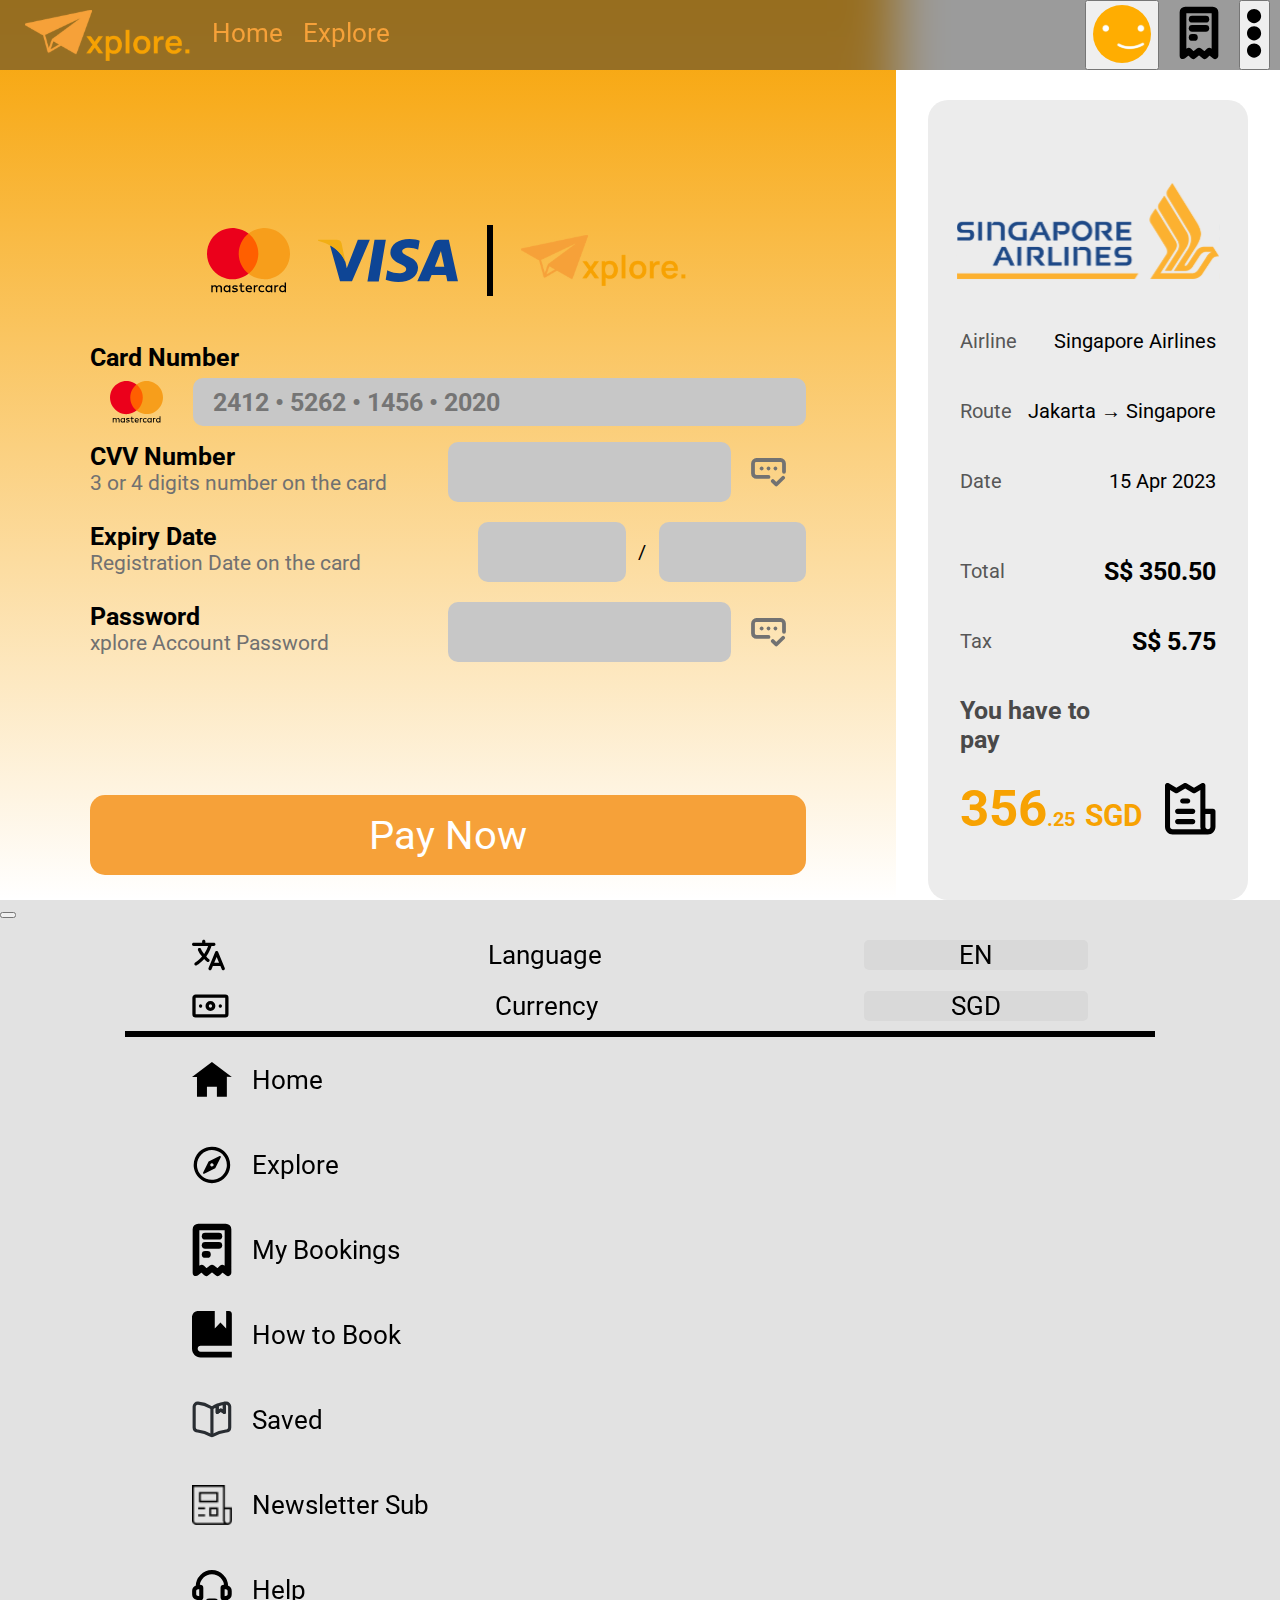
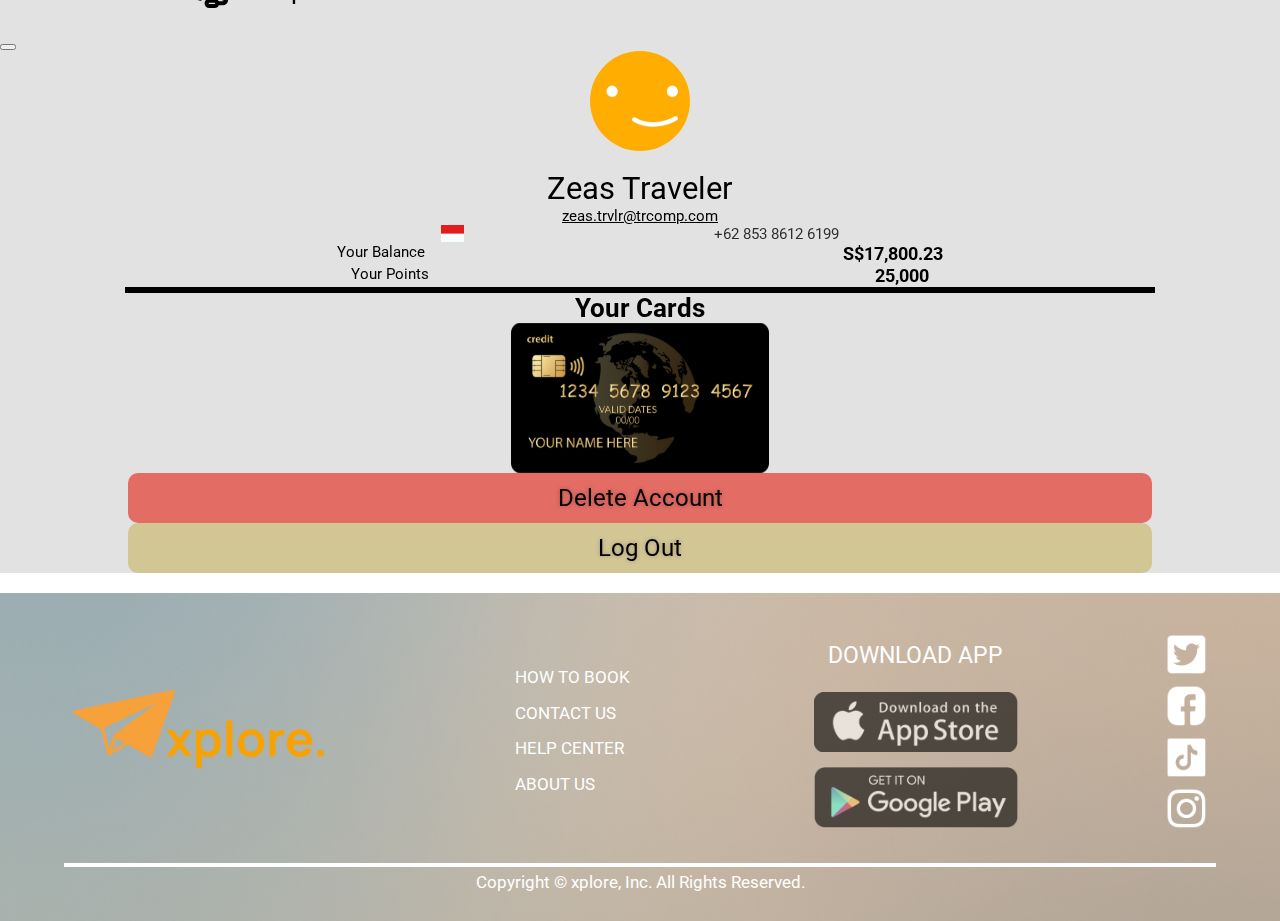
<file: BuyFlight/main.html>
<!DOCTYPE html>
<html lang="en">
<head>
    <meta charset="UTF-8">
    <meta http-equiv="X-UA-Compatible" content="IE=edge">
    <meta name="viewport" content="width=device-width, initial-scale=1.0">
    <title>Buy Flight</title>
    
    <link data-n-head="true" rel="icon" type="image/x-icon" href="../Assets/Logo/xplore_Logo.svg">
    <link href="https://cdn.jsdelivr.net/npm/bootstrap@5.3.0-alpha1/dist/css/bootstrap.min.css" rel="stylesheet" integrity="sha384-GLhlTQ8iRABdZLl6O3oVMWSktQOp6b7In1Zl3/Jr59b6EGGoI1aFkw7cmDA6j6gD" crossorigin="anonymous">
    <link rel="stylesheet" href="../DefaultStyle/main.css">
    <link rel="stylesheet" href="main.css">
</head>
<body>
    <section>
        <nav>
            <div class="nav-left-area">
                <a href="../index.html"><img src="../Assets/Logo/xplore_Logo_2.svg"></a>
                <div class="menu">
                    <div class="choices">
                        <div >
                            <a id="home" class="isnt-activated" href="../index.html">
                                Home
                            </a>
                        </div>
                        <div >
                            <a id="explore" class="isnt-activated" href="../ExploreScreen/main.html">
                                Explore
                            </a>
                        </div>
                    </div>
                    <div id="selector" class="selector">

                    </div>
                </div>
            </div>
            <div class="nav-right-area">
                <button class="btn" type="button" data-bs-toggle="offcanvas" data-bs-target="#offcanvasRight2" aria-controls="offcanvasRight">
                    <img src="../Assets/Logo/UserLogo.svg">
                </button>
                <a href="../BookingsScreen/main.html">
                    <img src="../Assets/Logo/booking_logo.svg">
                </a>
                <button class="btn" type="button" data-bs-toggle="offcanvas" data-bs-target="#offcanvasRight" aria-controls="offcanvasRight">
                    <img src="../Assets/Logo/burger_menu.svg">
                </button>

                
            </div>
        </nav>
    </section>

    <div class="main-area">
        <div class="left-area-pay">
            <div class="payment-collab">
                <img src="../Assets/Logo/mastercard.svg">
                <img src="../Assets/Logo/visa.svg">
                <div class="vert-line">

                </div>
                <img src="../Assets/Logo/xplore_Logo_2.svg">
            </div>
            <div class="card-number">
                <div>
                    Card Number
                </div>
                <div class="input">
                    <img src="../Assets/Logo/mastercard.svg">
                    <input type="number" placeholder="2412 • 5262 • 1456 • 2020">
                </div>
            </div>
            <div class="input-cvv">
                <div class="desc-area-1">
                    <div class="top">
                        CVV Number
                    </div>
                    <div class="bottom">
                        3 or 4 digits number on the card
                    </div>
                </div>
                <div class="input-area-1">
                    <input type="number">
                    <img src="../Assets/Logo/password.svg">
                </div>
            </div>
            <div class="input-cvv">
                <div class="desc-area-1">
                    <div class="top">
                        Expiry Date
                    </div>
                    <div class="bottom">
                        Registration Date on the card
                    </div>
                </div>
                <div class="input-area-1 tag">
                    <input type="number">
                    <div>/</div>
                    <input type="number">
                </div>
            </div>
            <div class="input-cvv">
                <div class="desc-area-1">
                    <div class="top">
                        Password
                    </div>
                    <div class="bottom">
                        xplore Account Password
                    </div>
                </div>
                <div class="input-area-1 password">
                    <input type="password">
                    <img src="../Assets/Logo/password.svg">
                </div>
            </div>
            <div class="pay-btn">
                Pay Now
            </div>
        </div>
        <div class="right-area-pay">
            <img class="main-pic-1" src="../Assets/Picture/SQ_LOG.svg">
            <div class="divider">
                <div class="div-left">
                    Airline
                </div>
                <div class="div-right">
                    Singapore Airlines
                </div>
            </div>
            <div class="divider">
                <div class="div-left">
                    Route
                </div>
                <div class="div-right">
                    Jakarta → Singapore
                </div>
            </div>
            <div class="divider">
                <div class="div-left">
                    Date
                </div>
                <div class="div-right">
                    15 Apr 2023
                </div>
            </div>

            <div style="height: 20px"></div>

            <div class="divider">
                <div class="div-left">
                    Total
                </div>
                <div class="div-right money">
                    S$ 350.50
                </div>
            </div>
            <div class="divider">
                <div class="div-left">
                    Tax
                </div>
                <div class="div-right money">
                    S$ 5.75
                </div>
            </div>
            <div class="final-indc">
                You have to pay
            </div>

            <div class="sub-total">
                <div class="money-area-1">
                    <div class="big">
                        356
                    </div>
                    <div class="small">
                        .25
                    </div>
                    <div class="med">
                        SGD
                    </div>
                </div>
                <img src="../Assets/Logo/invoice.svg">

            </div>
        </div>
    </div>


    <div class="offcanvas offcanvas-end" tabindex="-1" id="offcanvasRight" aria-labelledby="offcanvasRightLabel">
        <div class="offcanvas-header">
            <button type="button" class="btn-close" data-bs-dismiss="offcanvas" aria-label="Close"></button>
        </div>
        <div class="offcanvas-body custom-body">
            <div class="language-area hide">
                <img src="../Assets/Logo/language.svg">
                <div class="main-TL">Language</div>
                <div class="to-Change">EN</div>
            </div>
            <div class="language-area hide">
                <img src="../Assets/Logo/currency.svg">
                <div class="main-TL">Currency</div>
                <div class="to-Change2">SGD</div>
            </div>
            <div class="line-create">

            </div>

            <a class="language-area-2" href="../index.html">
                <img src="../Assets/Logo/home.svg">
                <div class="main-TL">Home</div>
            </a>
            <a class="language-area-2" href="../ExploreScreen/main.html">
                <img src="../Assets/Logo/explore.svg">
                <div class="main-TL">Explore</div>
            </a>
            <a class="language-area-2" href="../BookingsScreen/main.html">
                <img src="../Assets/Logo/booking_logo.svg">
                <div class="main-TL">My Bookings</div>
            </a>
            <div class="language-area-2 hide">
                <img src="../Assets/Logo/book.svg">
                <div class="main-TL">How to Book</div>
            </div>
            <div class="language-area-2 hide">
                <img src="../Assets/Logo/saved.svg">
                <div class="main-TL">Saved</div>
            </div>
            <div class="language-area-2 hide">
                <img src="../Assets/Logo/newslett.png">
                <div class="main-TL">Newsletter Sub</div>
            </div>
            <a class="language-area-2 hide" href="../HelpScreen/main.html">
                <img src="../Assets/Logo/help.svg">
                <div class="main-TL">Help</div>
            </a>
        </div>
    </div>
    <div class="offcanvas offcanvas-end" tabindex="-1" id="offcanvasRight2" aria-labelledby="offcanvasRightLabel">
        <div class="offcanvas-header">
            <button type="button" class="btn-close" data-bs-dismiss="offcanvas" aria-label="Close"></button>
        </div>
        <div class="offcanvas-body custom-body2">
            <div class="profile">
            </div>
            <div class="profile-name">
                Zeas Traveler
            </div>
            <div class="mail">
                zeas.trvlr@trcomp.com
            </div>
            <div class="phone-num">
                <img src="../Assets/Logo/flag.svg">
                <div>+62 853 8612 6199</div>
            </div>
            <div class="money-area">
                <div class="frst">
                    Your Balance
                </div>
                <div class="scnd">
                    S$17,800.23
                </div>
            </div>
            <div class="money-area">
                <div class="frst">
                    Your Points
                </div>
                <div class="scnd">
                    25,000
                </div>
            </div>
            <div class="line-create">

            </div>
            <div class="title-2">
                Your Cards
            </div>
            <div class="card-img">

            </div>

            <div class="del-acc-btn">
                <a href="#">
                    Delete Account
                </a>
            </div>
            <div class="del-acc-btn lg-out">
                <a href="../LogIn/main.html">
                    Log Out
                </a>
            </div>
        </div>
    </div>
    <div style="height: 20px;">
        
    </div>
    <div class="footer">
        <div class="innerFooter">
    
            <a href="../index.html"><img class="appLogo" src="../Assets/Logo/xplore_Logo_2.svg" alt=""></a>
            <div class="footerMenu">
                <ul><a href="#">HOW TO BOOK</a></ul>
                <ul><a href="#">CONTACT US</a></ul>
                <ul><a href="../HelpScreen/main.html">HELP CENTER</a></ul>
                <ul><a href="../AboutUsScreen/main.html">ABOUT US</a></ul>
            </div>
    
            <div class="download">
                <p class="downloadText">DOWNLOAD APP</p>
                <img class="downloadImg" src="../Assets/Icon/appStoreDld.png" alt="">
                <img class="downloadImg" src="../Assets/Icon/googlePlayDld.png" alt="">
            </div>
    
            <div class="socmed">
                <img class="socmedImg" src="../Assets/Icon/twitter.png" alt="">
                <img class="socmedImg" src="../Assets/Icon/facebook.png" alt="">
                <img class="socmedImg" src="../Assets/Icon/tiktok.png" alt="">
                <img class="socmedImg" src="../Assets/Icon/instagram.png" alt="">
            </div>
        </div>

        <p class="copyright">Copyright © xplore, Inc. All Rights Reserved.</p>
    </div>
    
    <script src="../DefaultStyle/main.js"></script>
    <script src="main.js"></script>
    <script src="https://cdn.jsdelivr.net/npm/bootstrap@5.3.0-alpha1/dist/js/bootstrap.bundle.min.js" integrity="sha384-w76AqPfDkMBDXo30jS1Sgez6pr3x5MlQ1ZAGC+nuZB+EYdgRZgiwxhTBTkF7CXvN" crossorigin="anonymous"></script>
    <script src="https://cdn.jsdelivr.net/npm/@popperjs/core@2.11.6/dist/umd/popper.min.js" integrity="sha384-oBqDVmMz9ATKxIep9tiCxS/Z9fNfEXiDAYTujMAeBAsjFuCZSmKbSSUnQlmh/jp3" crossorigin="anonymous"></script>
    <script src="https://cdn.jsdelivr.net/npm/bootstrap@5.3.0-alpha1/dist/js/bootstrap.min.js" integrity="sha384-mQ93GR66B00ZXjt0YO5KlohRA5SY2XofN4zfuZxLkoj1gXtW8ANNCe9d5Y3eG5eD" crossorigin="anonymous"></script>
</body>
</html>
</file>
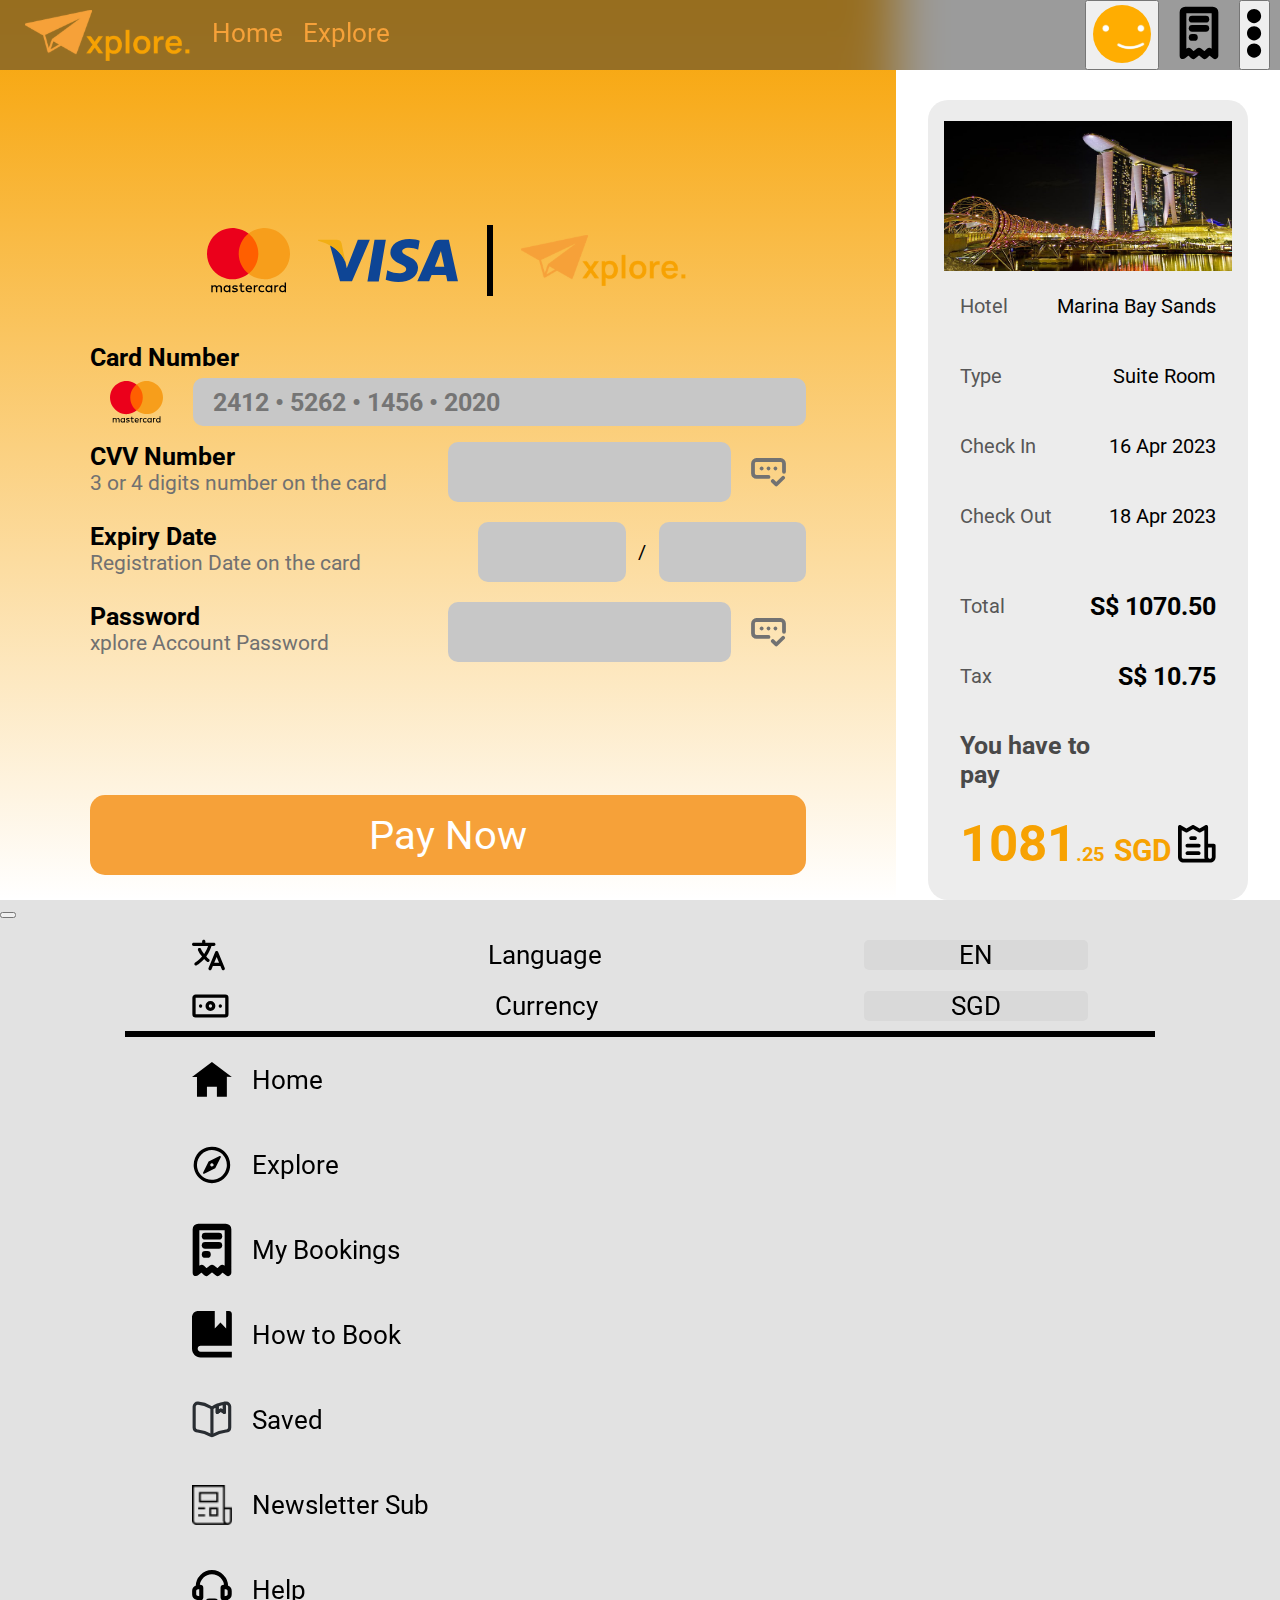
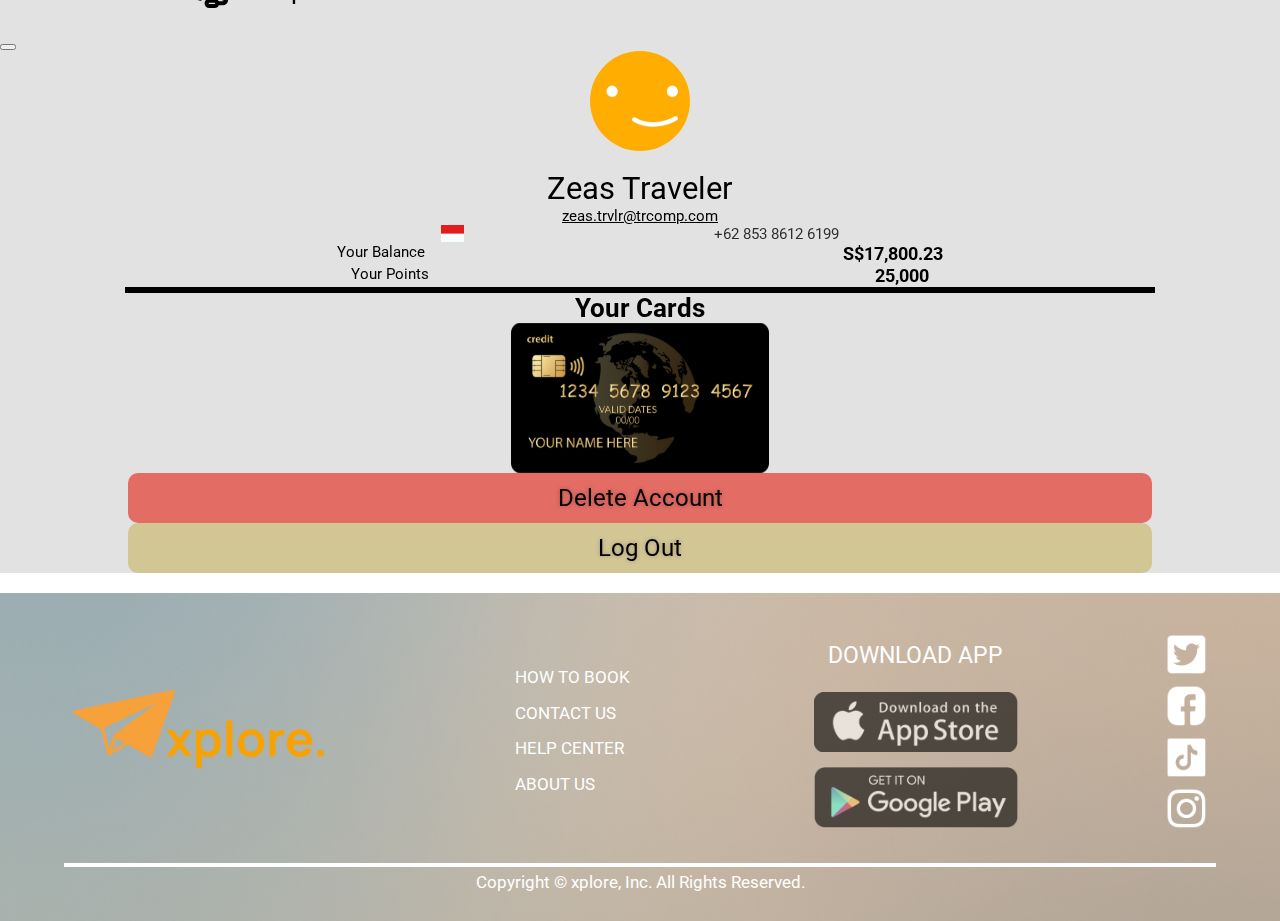
<file: BuyHotel/main.html>
<!DOCTYPE html>
<html lang="en">
<head>
    <meta charset="UTF-8">
    <meta http-equiv="X-UA-Compatible" content="IE=edge">
    <meta name="viewport" content="width=device-width, initial-scale=1.0">
    <title>Buy Room</title>
    
    <link data-n-head="true" rel="icon" type="image/x-icon" href="../Assets/Logo/xplore_Logo.svg">
    <link rel="stylesheet" href="../DefaultStyle/main.css">
    <link rel="stylesheet" href="main.css">
    <link href="https://cdn.jsdelivr.net/npm/bootstrap@5.3.0-alpha1/dist/css/bootstrap.min.css" rel="stylesheet" integrity="sha384-GLhlTQ8iRABdZLl6O3oVMWSktQOp6b7In1Zl3/Jr59b6EGGoI1aFkw7cmDA6j6gD" crossorigin="anonymous">
</head>
<body>
    <section>
        <nav>
            <div class="nav-left-area">
                <a href="../index.html"><img src="../Assets/Logo/xplore_Logo_2.svg"></a>
                <div class="menu">
                    <div class="choices">
                        <div >
                            <a id="home" class="isnt-activated" href="../index.html">
                                Home
                            </a>
                        </div>
                        <div >
                            <a id="explore" class="isnt-activated" href="../ExploreScreen/main.html">
                                Explore
                            </a>
                        </div>
                    </div>
                    <div id="selector" class="selector">

                    </div>
                </div>
            </div>
            <div class="nav-right-area">
                <button class="btn" type="button" data-bs-toggle="offcanvas" data-bs-target="#offcanvasRight2" aria-controls="offcanvasRight">
                    <img src="../Assets/Logo/UserLogo.svg">
                </button>
                <a href="../BookingsScreen/main.html">
                    <img src="../Assets/Logo/booking_logo.svg">
                </a>
                <button class="btn" type="button" data-bs-toggle="offcanvas" data-bs-target="#offcanvasRight" aria-controls="offcanvasRight">
                    <img src="../Assets/Logo/burger_menu.svg">
                </button>                
            </div>
        </nav>
    </section>

    <div class="main-area">
        <div class="left-area-pay">
            <div class="payment-collab">
                <img src="../Assets/Logo/mastercard.svg">
                <img src="../Assets/Logo/visa.svg">
                <div class="vert-line">

                </div>
                <img src="../Assets/Logo/xplore_Logo_2.svg">
            </div>
            <div class="card-number">
                <div>
                    Card Number
                </div>
                <div class="input">
                    <img src="../Assets/Logo/mastercard.svg">
                    <input type="number" placeholder="2412 • 5262 • 1456 • 2020">
                </div>
            </div>
            <div class="input-cvv">
                <div class="desc-area-1">
                    <div class="top">
                        CVV Number
                    </div>
                    <div class="bottom">
                        3 or 4 digits number on the card
                    </div>
                </div>
                <div class="input-area-1">
                    <input type="number">
                    <img src="../Assets/Logo/password.svg">
                </div>
            </div>
            <div class="input-cvv">
                <div class="desc-area-1">
                    <div class="top">
                        Expiry Date
                    </div>
                    <div class="bottom">
                        Registration Date on the card
                    </div>
                </div>
                <div class="input-area-1 tag">
                    <input type="number">
                    <div>/</div>
                    <input type="number">
                </div>
            </div>
            <div class="input-cvv">
                <div class="desc-area-1">
                    <div class="top">
                        Password
                    </div>
                    <div class="bottom">
                        xplore Account Password
                    </div>
                </div>
                <div class="input-area-1 password">
                    <input type="password">
                    <img src="../Assets/Logo/password.svg">
                </div>
            </div>
            <div class="pay-btn">
                Pay Now
            </div>
        </div>
        <div class="right-area-pay">
            <img class="main-pic-1" src="../Assets/Picture/mbsss.jpg">
            <div class="divider">
                <div class="div-left">
                    Hotel
                </div>
                <div class="div-right">
                    Marina Bay Sands
                </div>
            </div>
            <div class="divider">
                <div class="div-left">
                    Type
                </div>
                <div class="div-right">
                    Suite Room
                </div>
            </div>
            <div class="divider">
                <div class="div-left">
                    Check In
                </div>
                <div class="div-right">
                    16 Apr 2023
                </div>
            </div>
            <div class="divider">
                <div class="div-left">
                    Check Out
                </div>
                <div class="div-right">
                    18 Apr 2023
                </div>
            </div>

            <div style="height: 20px"></div>

            <div class="divider">
                <div class="div-left">
                    Total
                </div>
                <div class="div-right money">
                    S$ 1070.50
                </div>
            </div>
            <div class="divider">
                <div class="div-left">
                    Tax
                </div>
                <div class="div-right money">
                    S$ 10.75
                </div>
            </div>
            <div class="final-indc">
                You have to pay
            </div>

            <div class="sub-total">
                <div class="money-area-1">
                    <div class="big">
                        1081
                    </div>
                    <div class="small">
                        .25
                    </div>
                    <div class="med">
                        SGD
                    </div>
                </div>
                <img src="../Assets/Logo/invoice.svg">

            </div>
        </div>
    </div>

    <div class="offcanvas offcanvas-end" tabindex="-1" id="offcanvasRight" aria-labelledby="offcanvasRightLabel">
        <div class="offcanvas-header">
            <button type="button" class="btn-close" data-bs-dismiss="offcanvas" aria-label="Close"></button>
        </div>
        <div class="offcanvas-body custom-body">
            <div class="language-area hide">
                <img src="../Assets/Logo/language.svg">
                <div class="main-TL">Language</div>
                <div class="to-Change">EN</div>
            </div>
            <div class="language-area hide">
                <img src="../Assets/Logo/currency.svg">
                <div class="main-TL">Currency</div>
                <div class="to-Change2">SGD</div>
            </div>
            <div class="line-create">

            </div>

            <a class="language-area-2" href="../index.html">
                <img src="../Assets/Logo/home.svg">
                <div class="main-TL">Home</div>
            </a>
            <a class="language-area-2" href="../ExploreScreen/main.html">
                <img src="../Assets/Logo/explore.svg">
                <div class="main-TL">Explore</div>
            </a>
            <a class="language-area-2" href="../BookingsScreen/main.html">
                <img src="../Assets/Logo/booking_logo.svg">
                <div class="main-TL">My Bookings</div>
            </a>
            <div class="language-area-2 hide">
                <img src="../Assets/Logo/book.svg">
                <div class="main-TL">How to Book</div>
            </div>
            <div class="language-area-2 hide">
                <img src="../Assets/Logo/saved.svg">
                <div class="main-TL">Saved</div>
            </div>
            <div class="language-area-2 hide">
                <img src="../Assets/Logo/newslett.png">
                <div class="main-TL">Newsletter Sub</div>
            </div>
            <a class="language-area-2 hide" href="../HelpScreen/main.html">
                <img src="../Assets/Logo/help.svg">
                <div class="main-TL">Help</div>
            </a>
        </div>
    </div>
    <div class="offcanvas offcanvas-end" tabindex="-1" id="offcanvasRight2" aria-labelledby="offcanvasRightLabel">
        <div class="offcanvas-header">
            <button type="button" class="btn-close" data-bs-dismiss="offcanvas" aria-label="Close"></button>
        </div>
        <div class="offcanvas-body custom-body2">
            <div class="profile">
            </div>
            <div class="profile-name">
                Zeas Traveler
            </div>
            <div class="mail">
                zeas.trvlr@trcomp.com
            </div>
            <div class="phone-num">
                <img src="../Assets/Logo/flag.svg">
                <div>+62 853 8612 6199</div>
            </div>
            <div class="money-area">
                <div class="frst">
                    Your Balance
                </div>
                <div class="scnd">
                    S$17,800.23
                </div>
            </div>
            <div class="money-area">
                <div class="frst">
                    Your Points
                </div>
                <div class="scnd">
                    25,000
                </div>
            </div>
            <div class="line-create">

            </div>
            <div class="title-2">
                Your Cards
            </div>
            <div class="card-img">

            </div>

            <div class="del-acc-btn">
                <a href="#">
                    Delete Account
                </a>
            </div>
            <div class="del-acc-btn lg-out">
                <a href="../LogIn/main.html">
                    Log Out
                </a>
            </div>
        </div>
    </div>
    <div style="height: 20px;">
        
    </div>
    <div class="footer">
        <div class="innerFooter">
            
            <a href="../index.html"><img class="appLogo" src="../Assets/Logo/xplore_Logo_2.svg" alt=""></a>
            <div class="footerMenu">
                <ul><a href="#">HOW TO BOOK</a></ul>
                <ul><a href="#">CONTACT US</a></ul>
                <ul><a href="../HelpScreen/main.html">HELP CENTER</a></ul>
                <ul><a href="../AboutUsScreen/main.html">ABOUT US</a></ul>
            </div>
    
            <div class="download">
                <p class="downloadText">DOWNLOAD APP</p>
                <img class="downloadImg" src="../Assets/Icon/appStoreDld.png" alt="">
                <img class="downloadImg" src="../Assets/Icon/googlePlayDld.png" alt="">
            </div>
    
            <div class="socmed">
                <img class="socmedImg" src="../Assets/Icon/twitter.png" alt="">
                <img class="socmedImg" src="../Assets/Icon/facebook.png" alt="">
                <img class="socmedImg" src="../Assets/Icon/tiktok.png" alt="">
                <img class="socmedImg" src="../Assets/Icon/instagram.png" alt="">
            </div>
        </div>

        <p class="copyright">Copyright © xplore, Inc. All Rights Reserved.</p>
    </div>
    
    <script src="../DefaultStyle/main.js"></script>
    <script src="main.js"></script>
    <script src="https://cdn.jsdelivr.net/npm/bootstrap@5.3.0-alpha1/dist/js/bootstrap.bundle.min.js" integrity="sha384-w76AqPfDkMBDXo30jS1Sgez6pr3x5MlQ1ZAGC+nuZB+EYdgRZgiwxhTBTkF7CXvN" crossorigin="anonymous"></script>
    <script src="https://cdn.jsdelivr.net/npm/@popperjs/core@2.11.6/dist/umd/popper.min.js" integrity="sha384-oBqDVmMz9ATKxIep9tiCxS/Z9fNfEXiDAYTujMAeBAsjFuCZSmKbSSUnQlmh/jp3" crossorigin="anonymous"></script>
    <script src="https://cdn.jsdelivr.net/npm/bootstrap@5.3.0-alpha1/dist/js/bootstrap.min.js" integrity="sha384-mQ93GR66B00ZXjt0YO5KlohRA5SY2XofN4zfuZxLkoj1gXtW8ANNCe9d5Y3eG5eD" crossorigin="anonymous"></script>

</body>
</html>
</file>
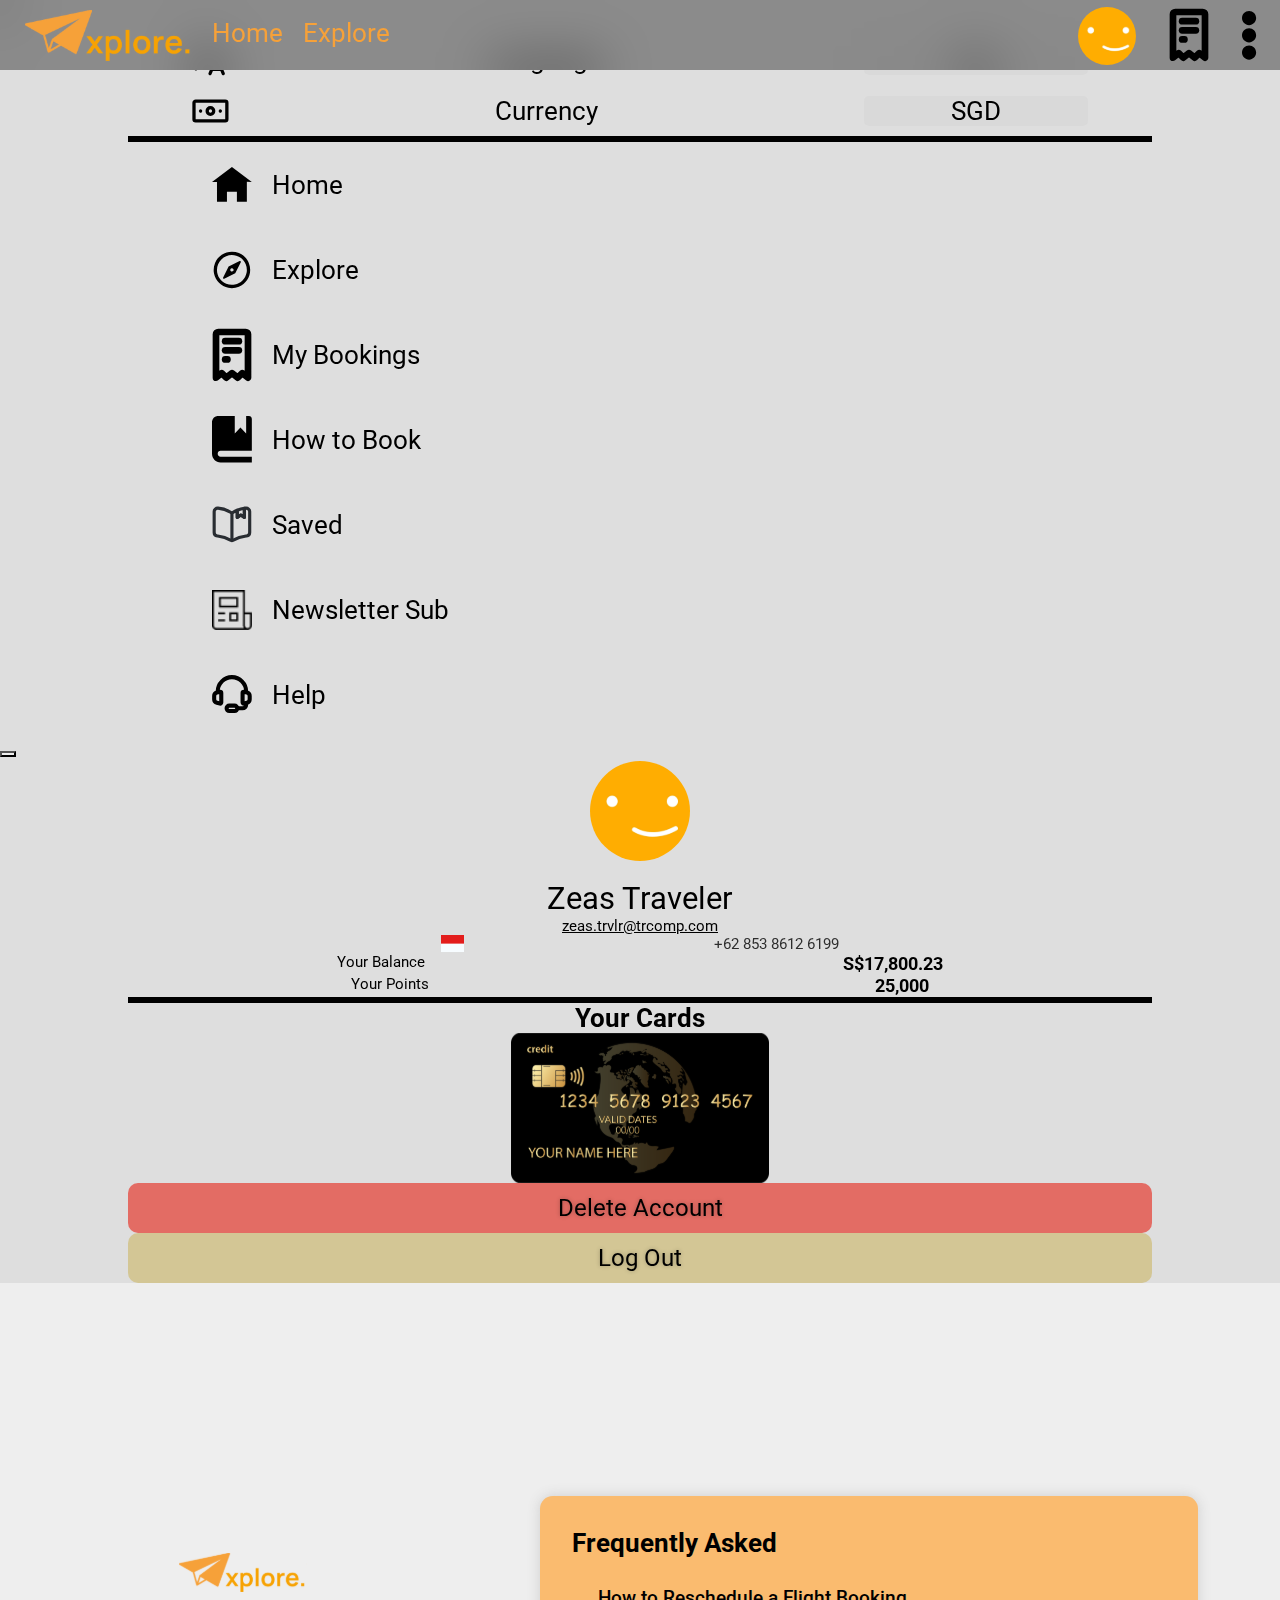
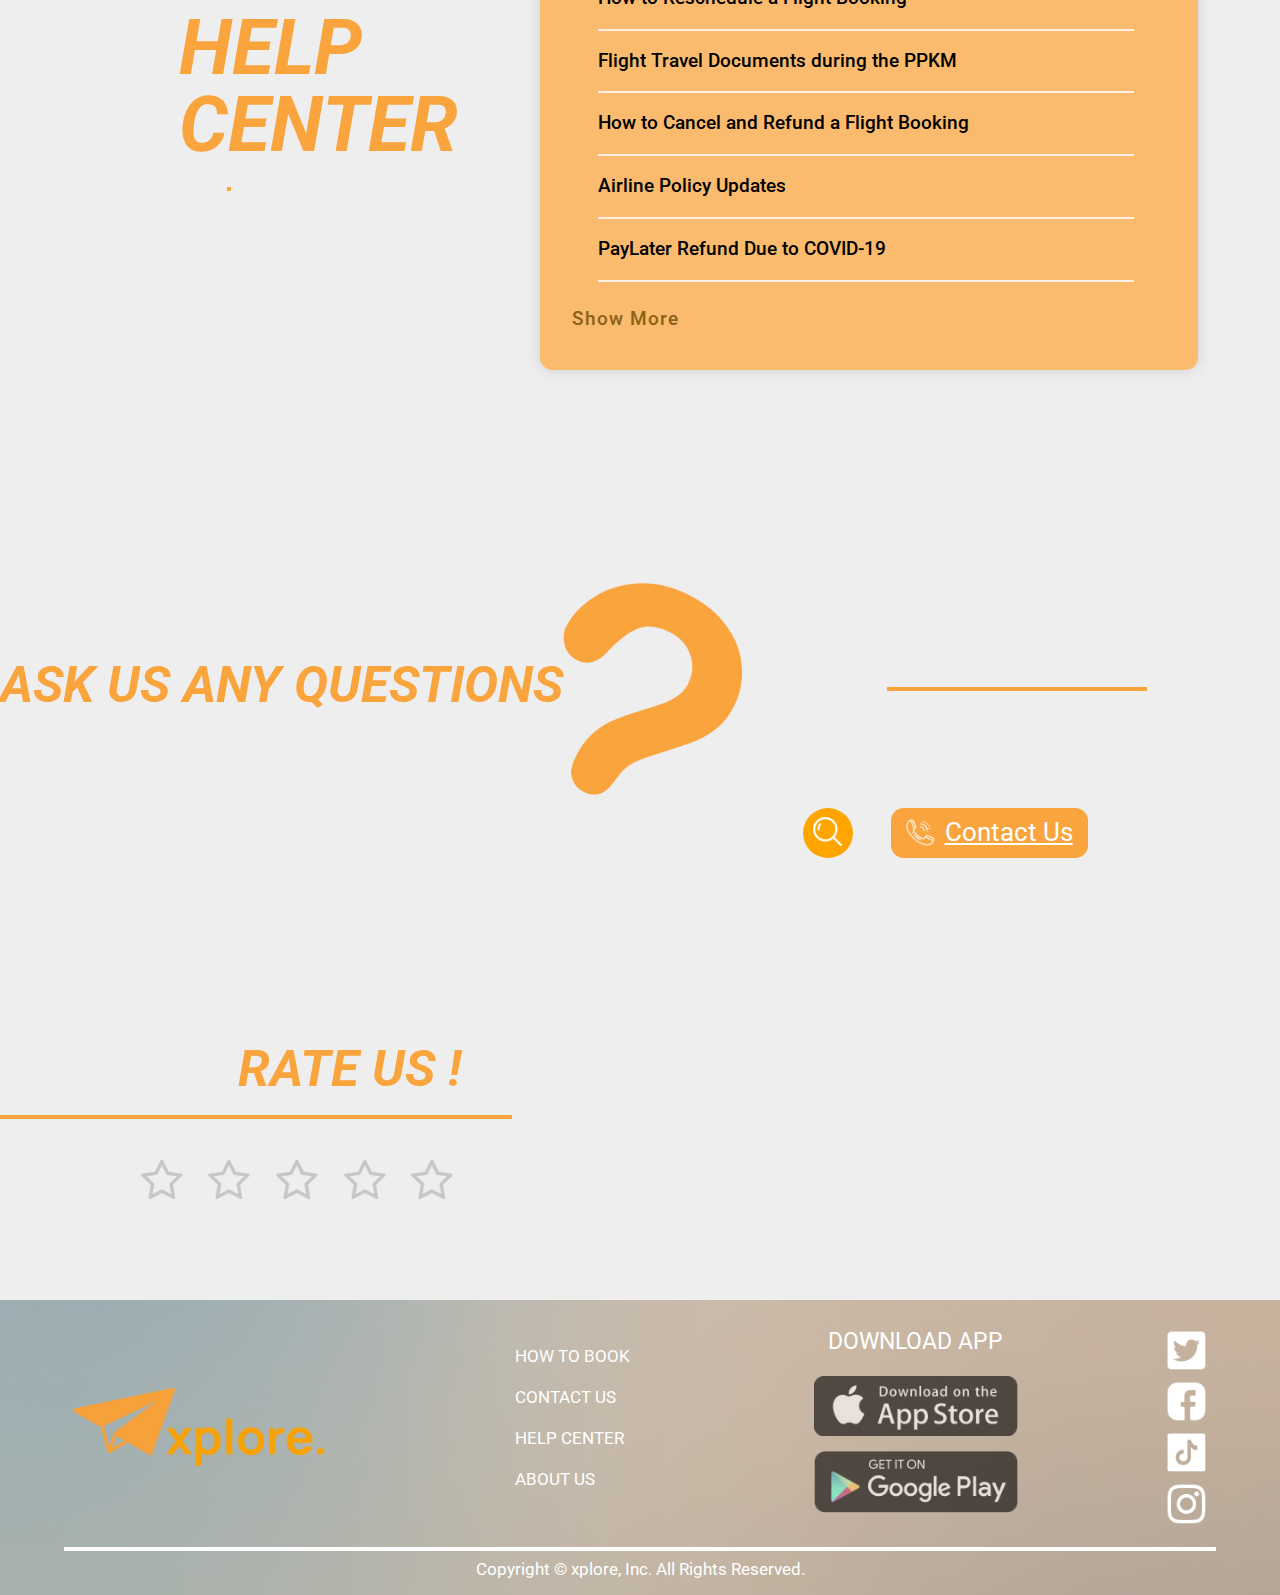
<file: HelpScreen/main.html>
<!DOCTYPE html>
<html lang="en">
  <head>
    <meta charset="UTF-8" />
    <meta http-equiv="X-UA-Compatible" content="IE=edge" />
    <meta name="viewport" content="width=device-width, initial-scale=1.0" />
    <title>Help</title>

    <link
      rel="stylesheet"
      href="https://cdnjs.cloudflare.com/ajax/libs/font-awesome/4.7.0/css/font-awesome.min.css"
    />
    <link
      rel="stylesheet"
      href="https://cdnjs.cloudflare.com/ajax/libs/jquery/3.2.1/jquery.min.js"
    />
    <link
      rel="stylesheet"
      href="https://stackpath.bootstrapcdn.com/bootstrap/4.3.1/js/bootstrap.bundle.min.js"
    />
    <link
      rel="stylesheet"
      href="https://stackpath.bootstrapcdn.com/bootstrap/4.3.1/css/bootstrap.min.css"
    />

    <link
      data-n-head="true"
      rel="icon"
      type="image/x-icon"
      href="../Assets/Logo/xplore_Logo.svg"
    />
    <link
      href="https://cdn.jsdelivr.net/npm/bootstrap@5.3.0-alpha1/dist/css/bootstrap.min.css"
      rel="stylesheet"
      integrity="sha384-GLhlTQ8iRABdZLl6O3oVMWSktQOp6b7In1Zl3/Jr59b6EGGoI1aFkw7cmDA6j6gD"
      crossorigin="anonymous"
    />
    <link rel="stylesheet" href="../DefaultStyle/main.css" />
    <link rel="stylesheet" href="main.css" />
  </head>
  <body>
    <section>
      <nav>
        <div class="nav-left-area">
          <a href="../index.html"><img src="../Assets/Logo/xplore_Logo_2.svg"></a>
          <div class="menu">
            <div class="choices">
              <div>
                <a id="home" class="isnt-activated" href="../index.html">
                  Home
                </a>
              </div>
              <div>
                <a
                  id="explore"
                  class="isnt-activated"
                  href="../ExploreScreen/main.html"
                >
                  Explore
                </a>
              </div>
            </div>
            <div id="selector" class="selector"></div>
          </div>
        </div>
        <div class="nav-right-area">
          <button
            class="btn"
            type="button"
            data-bs-toggle="offcanvas"
            data-bs-target="#offcanvasRight2"
            aria-controls="offcanvasRight"
          >
            <img src="../Assets/Logo/UserLogo.svg" />
          </button>
          <a href="../BookingsScreen/main.html">
            <img src="../Assets/Logo/booking_logo.svg" />
          </a>
          <button
            class="btn"
            type="button"
            data-bs-toggle="offcanvas"
            data-bs-target="#offcanvasRight"
            aria-controls="offcanvasRight"
          >
            <img src="../Assets/Logo/burger_menu.svg" />
          </button>
        </div>
      </nav>
    </section>

    <div
      class="offcanvas offcanvas-end"
      tabindex="-1"
      id="offcanvasRight"
      aria-labelledby="offcanvasRightLabel"
    >
      <div class="offcanvas-header">
        <button
          type="button"
          class="btn-close"
          data-bs-dismiss="offcanvas"
          aria-label="Close"
        ></button>
      </div>
      <div class="offcanvas-body custom-body">
        <div class="language-area hide">
          <img src="../Assets/Logo/language.svg" />
          <div class="main-TL">Language</div>
          <div class="to-Change">EN</div>
        </div>
        <div class="language-area hide">
          <img src="../Assets/Logo/currency.svg" />
          <div class="main-TL">Currency</div>
          <div class="to-Change2">SGD</div>
        </div>
        <div class="line-create"></div>

        <a class="language-area-2" href="../index.html">
          <img src="../Assets/Logo/home.svg" />
          <div class="main-TL">Home</div>
        </a>
        <a class="language-area-2" href="../ExploreScreen/main.html">
          <img src="../Assets/Logo/explore.svg" />
          <div class="main-TL">Explore</div>
        </a>
        <a class="language-area-2" href="../BookingsScreen/main.html">
          <img src="../Assets/Logo/booking_logo.svg" />
          <div class="main-TL">My Bookings</div>
        </a>
        <div class="language-area-2 hide">
          <img src="../Assets/Logo/book.svg" />
          <div class="main-TL">How to Book</div>
        </div>
        <div class="language-area-2 hide">
          <img src="../Assets/Logo/saved.svg" />
          <div class="main-TL">Saved</div>
        </div>
        <div class="language-area-2 hide">
          <img src="../Assets/Logo/newslett.png" />
          <div class="main-TL">Newsletter Sub</div>
        </div>
        <a class="language-area-2 hide" href="../HelpScreen/main.html">
          <img src="../Assets/Logo/help.svg" />
          <div class="main-TL">Help</div>
        </a>
      </div>
    </div>
    <div
      class="offcanvas offcanvas-end"
      tabindex="-1"
      id="offcanvasRight2"
      aria-labelledby="offcanvasRightLabel"
    >
      <div class="offcanvas-header">
        <button
          type="button"
          class="btn-close"
          data-bs-dismiss="offcanvas"
          aria-label="Close"
        ></button>
      </div>
      <div class="offcanvas-body custom-body2">
        <div class="profile"></div>
        <div class="profile-name">Zeas Traveler</div>
        <div class="mail">zeas.trvlr@trcomp.com</div>
        <div class="phone-num">
          <img src="../Assets/Logo/flag.svg" />
          <div>+62 853 8612 6199</div>
        </div>
        <div class="money-area">
          <div class="frst">Your Balance</div>
          <div class="scnd">S$17,800.23</div>
        </div>
        <div class="money-area">
          <div class="frst">Your Points</div>
          <div class="scnd">25,000</div>
        </div>
        <div class="line-create"></div>
        <div class="title-2">Your Cards</div>
        <div class="card-img"></div>

        <div class="del-acc-btn">
          <a href="#"> Delete Account </a>
        </div>
        <div class="del-acc-btn lg-out">
          <a href="../LogIn/main.html"> Log Out </a>
        </div>
      </div>
    </div>
    <div class="container2">
      <div class="top">
        <div class="HeaderSide">
          <img src="../Assets/Logo/xplore_Logo_2.svg" alt="Logo" />
          <h1><em>HELP CENTER</em></h1>
          <hr />
        </div>
        <div class="QuestionSide">
          <div class="QuestionBox">
            <h1>Frequently Asked</h1>
            <p>How to Reschedule a Flight Booking</p>
            <hr />
            <p>Flight Travel Documents during the PPKM</p>
            <hr />
            <p>How to Cancel and Refund a Flight Booking</p>
            <hr />
            <p>Airline Policy Updates</p>
            <hr />
            <p>PayLater Refund Due to COVID-19</p>
            <hr />
            <h2>Show More</h2>
          </div>
        </div>
      </div>
      <div class="mid">
        <div class="searchBar">
          <div class="bulet">
            <input
              class="search"
              id="idsearch"
              name="search"
              type="text"
              placeholder="Type here..."
              autocomplete="off"
            />
            <input
              class="search_submit"
              value="Rechercher"
              type="submit"
              autocomplete="off"
            />
          </div>
          <a href="https://linktr.ee/ExploreApp" target="_blank">
            <div class="contactUs">
              <img src="../Assets/Icon/ringer.png" alt="" />
              <p><u>Contact Us</u></p>
            </div>
          </a>
        </div>
        <div class="row-line">
          <h1><em>ASK US ANY QUESTIONS</em></h1>
          <div class="questionMark">
            <img src="../Assets/Icon/questionMark.png" alt="" />
          </div>
          <hr />
        </div>
      </div>
      <div class="bottom">
        <div class="rateUs">
          <!-- <img src="../Assets/BG/rateUs.png" alt="" /> -->
          <h1><em>RATE US !</em></h1>
          <hr />
        </div>
        <div class="containerStar">
          <div class="row">
            <div class="col-md-12">
              <div class="stars">
                <form action="">
                  <input
                    class="star star-5"
                    id="star-5"
                    type="radio"
                    name="star"
                  />

                  <label class="star star-5" for="star-5"></label>

                  <input
                    class="star star-4"
                    id="star-4"
                    type="radio"
                    name="star"
                  />

                  <label class="star star-4" for="star-4"></label>

                  <input
                    class="star star-3"
                    id="star-3"
                    type="radio"
                    name="star"
                  />

                  <label class="star star-3" for="star-3"></label>

                  <input
                    class="star star-2"
                    id="star-2"
                    type="radio"
                    name="star"
                  />

                  <label class="star star-2" for="star-2"></label>

                  <input
                    class="star star-1"
                    id="star-1"
                    type="radio"
                    name="star"
                  />

                  <label class="star star-1" for="star-1"></label>
                </form>
              </div>
            </div>
          </div>
        </div>
      </div>
    </div>

    <div class="footer">
      <div class="innerFooter">
        <a href="../index.html"><img class="appLogo" src="../Assets/Logo/xplore_Logo_2.svg" alt=""></a>
    
        <div class="footerMenu">
          <ul>
            <a href="#">HOW TO BOOK</a>
          </ul>
          <ul>
            <a href="#">CONTACT US</a>
          </ul>
          <ul>
            <a href="../HelpScreen/main.html">HELP CENTER</a>
          </ul>
          <ul>
            <a href="../AboutUsScreen/main.html">ABOUT US</a>
          </ul>
        </div>

        <div class="download">
          <p class="downloadText">DOWNLOAD APP</p>
          <img
            class="downloadImg"
            src="../Assets/Icon/appStoreDld.png"
            alt=""
          />
          <img
            class="downloadImg"
            src="../Assets/Icon/googlePlayDld.png"
            alt=""
          />
        </div>

        <div class="socmed">
          <img class="socmedImg" src="../Assets/Icon/twitter.png" alt="" />
          <img class="socmedImg" src="../Assets/Icon/facebook.png" alt="" />
          <img class="socmedImg" src="../Assets/Icon/tiktok.png" alt="" />
          <img class="socmedImg" src="../Assets/Icon/instagram.png" alt="" />
        </div>
      </div>

      <p class="copyright">Copyright © xplore, Inc. All Rights Reserved.</p>
    </div>

    <script src="../DefaultStyle/main.js"></script>
    <script src="main.js"></script>
    <script
      src="https://cdn.jsdelivr.net/npm/bootstrap@5.3.0-alpha1/dist/js/bootstrap.bundle.min.js"
      integrity="sha384-w76AqPfDkMBDXo30jS1Sgez6pr3x5MlQ1ZAGC+nuZB+EYdgRZgiwxhTBTkF7CXvN"
      crossorigin="anonymous"
    ></script>
    <script
      src="https://cdn.jsdelivr.net/npm/@popperjs/core@2.11.6/dist/umd/popper.min.js"
      integrity="sha384-oBqDVmMz9ATKxIep9tiCxS/Z9fNfEXiDAYTujMAeBAsjFuCZSmKbSSUnQlmh/jp3"
      crossorigin="anonymous"
    ></script>
    <script
      src="https://cdn.jsdelivr.net/npm/bootstrap@5.3.0-alpha1/dist/js/bootstrap.min.js"
      integrity="sha384-mQ93GR66B00ZXjt0YO5KlohRA5SY2XofN4zfuZxLkoj1gXtW8ANNCe9d5Y3eG5eD"
      crossorigin="anonymous"
    ></script>
  </body>
</html>
</file>
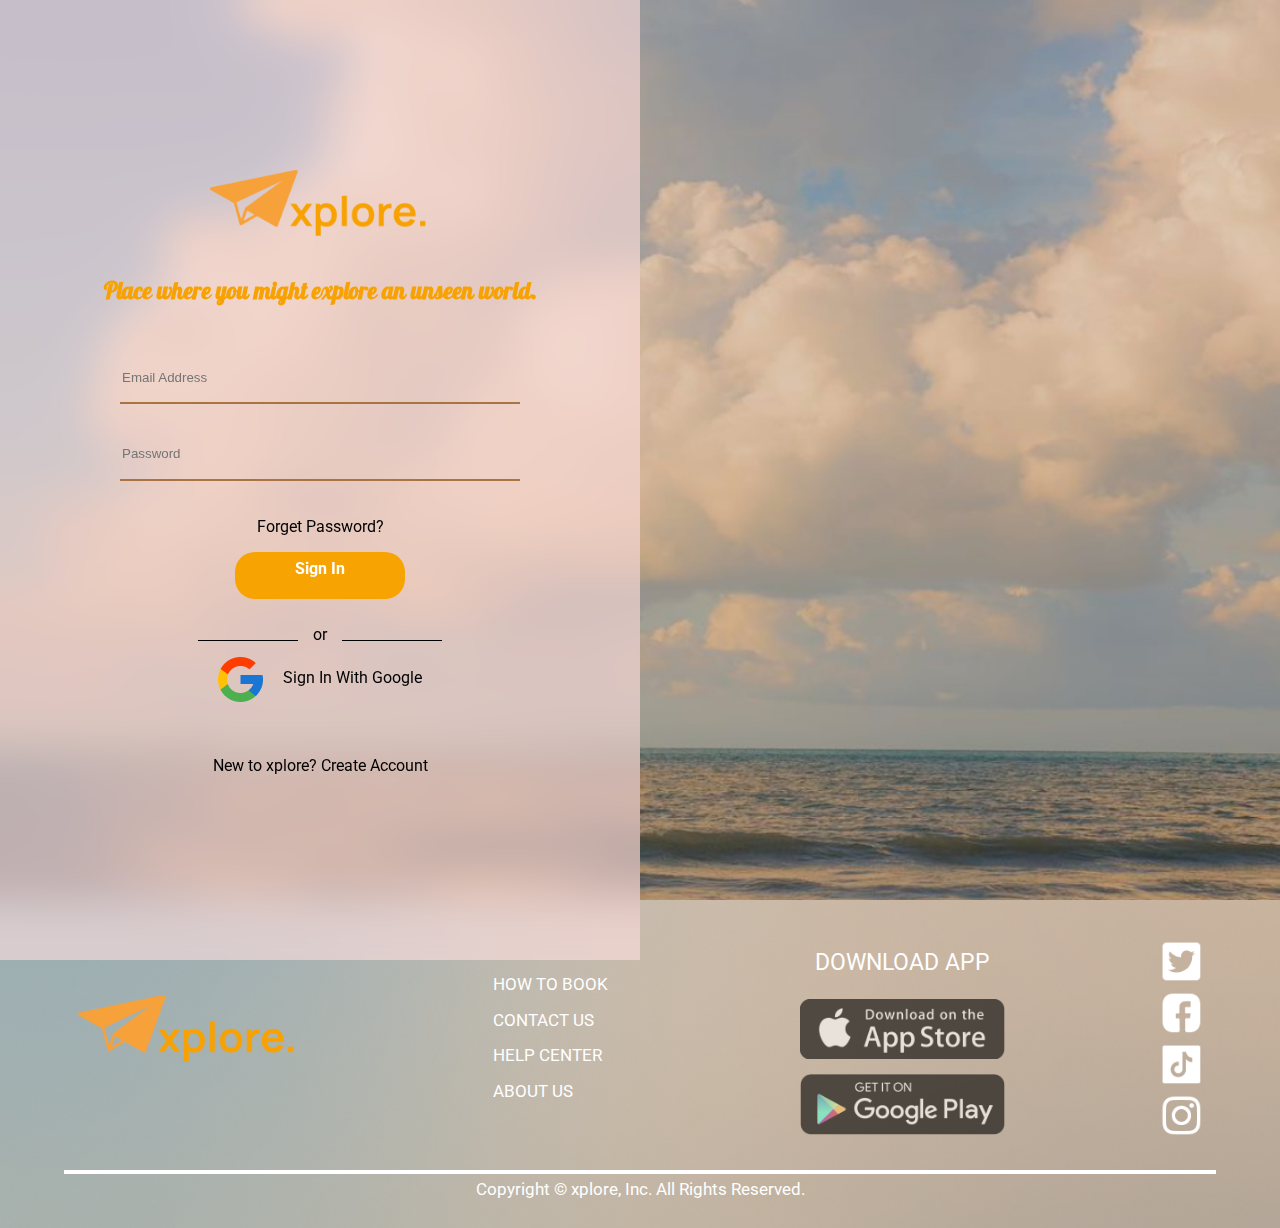
<file: LogIn/main.html>
<!DOCTYPE html>
<html lang="en">
<head>
    <meta charset="UTF-8">
    <meta http-equiv="X-UA-Compatible" content="IE=edge">
    <meta name="viewport" content="width=device-width, initial-scale=1.0">
    <title>Log In</title>
    
    <link data-n-head="true" rel="icon" type="image/x-icon" href="../Assets/Logo/xplore_Logo.svg">
    <link href="https://cdn.jsdelivr.net/npm/bootstrap@5.3.0-alpha1/dist/css/bootstrap.min.css" rel="stylesheet" integrity="sha384-GLhlTQ8iRABdZLl6O3oVMWSktQOp6b7In1Zl3/Jr59b6EGGoI1aFkw7cmDA6j6gD" crossorigin="anonymous">
    <link rel="stylesheet" href="../DefaultStyle/main.css">
    <link rel="stylesheet" href="main.css">
</head>
<body>
    <div class="container2">
        <div class="loginBox">
            <img class="appLogo" src="../Assets/Logo/xplore_Logo_2.svg" alt="">
            <h2 class="appMotto">Place where you might explore an unseen world.</h2>

            <div class="formBox">
                <input type="text" id="emailForm" placeholder="Email Address">
                <input type="text" id="passForm" placeholder="Password">
            </div>
            
            <p class="underlineTxt">Forget Password?</p>
            <a href="../index.html" class="signInBtn">Sign In</a>

            <p class="orPart">or</p>
            <div class="signInGoogle">
                <img src="../Assets/Icon/Google.png" alt="" class="googleLogo">
                <a href="#" class="signInGglText">Sign In With Google</a>
            </div>
            <p class="underlineTxt">New to xplore? Create Account</p>
        </div>
    </div>

    <div class="footer">
        <div class="innerFooter">
            <img class="appLogo" src="../Assets/Logo/xplore_Logo_2.svg" alt="">
    
            <div class="footerMenu">
                <ul><a href="#">HOW TO BOOK</a></ul>
                <ul><a href="#">CONTACT US</a></ul>
                <ul><a href="../HelpScreen/main.html">HELP CENTER</a></ul>
                <ul><a href="../AboutUsScreen/main.html">ABOUT US</a></ul>
            </div>
    
            <div class="download">
                <p class="downloadText">DOWNLOAD APP</p>
                <img class="downloadImg" src="../Assets/Icon/appStoreDld.png" alt="">
                <img class="downloadImg" src="../Assets/Icon/googlePlayDld.png" alt="">
            </div>
    
            <div class="socmed">
                <img class="socmedImg" src="../Assets/Icon/twitter.png" alt="">
                <img class="socmedImg" src="../Assets/Icon/facebook.png" alt="">
                <img class="socmedImg" src="../Assets/Icon/tiktok.png" alt="">
                <img class="socmedImg" src="../Assets/Icon/instagram.png" alt="">
            </div>
        </div>

        <p class="copyright">Copyright © xplore, Inc. All Rights Reserved.</p>
    </div>

    <script src="../DefaultStyle/main.js"></script>
    <script src="main.js"></script>
    <script src="https://cdn.jsdelivr.net/npm/bootstrap@5.3.0-alpha1/dist/js/bootstrap.bundle.min.js" integrity="sha384-w76AqPfDkMBDXo30jS1Sgez6pr3x5MlQ1ZAGC+nuZB+EYdgRZgiwxhTBTkF7CXvN" crossorigin="anonymous"></script>
    <script src="https://cdn.jsdelivr.net/npm/@popperjs/core@2.11.6/dist/umd/popper.min.js" integrity="sha384-oBqDVmMz9ATKxIep9tiCxS/Z9fNfEXiDAYTujMAeBAsjFuCZSmKbSSUnQlmh/jp3" crossorigin="anonymous"></script>
    <script src="https://cdn.jsdelivr.net/npm/bootstrap@5.3.0-alpha1/dist/js/bootstrap.min.js" integrity="sha384-mQ93GR66B00ZXjt0YO5KlohRA5SY2XofN4zfuZxLkoj1gXtW8ANNCe9d5Y3eG5eD" crossorigin="anonymous"></script>
</body>
</html>
</file>
<file: DefaultStyle/main.css>
@import url('https://fonts.googleapis.com/css2?family=Roboto&display=swap');
body, html{
    background-color: white;

    margin: 0;
    padding: 0;

    width: 100vw;
    font-family: 'Roboto', sans-serif;
    overflow-x: hidden;
    box-sizing: border-box;
}
nav{
    position: fixed;
    z-index: 1000;
    height: 70px;
    width: 100%;
    background: rgba(55, 55, 55, 0.5);
    backdrop-filter: blur(25px);
    display: flex;
    flex-direction: row;
    justify-content: space-between !important;
}
.nav-left-area{
    width: 30%;
    float: left;
    margin: 5px 10px 5px 25px;
    display: flex;
    flex-direction: row;
    justify-content: start;
    align-items: center;
}
.nav-left-area img{
    float: left;
    /* display: inline-block; */
}
.nav-right-area{
    float: right;
    width: 50%;
    display: flex;
    flex-direction: row;
    justify-content: end;
    align-items: center;
}
.nav-right-area a, .nav-right-area button{
    margin: 0 10px;
}
.nav-right-area button{
    height: 100%;
}
.menu{
    width: 100%;
    height: 100%;
    display: flex;
    flex-direction: column;
}
.menu a{
    text-decoration: none;
    color: #F6A139 !important;
}
.menu a:visited, .menu a:hover{
    text-decoration: none;
    color: #F6A139 !important;
}
.menu .choices{
    display: flex;
    flex-direction: row;
    justify-content: space-evenly;
    align-items: center;
    height: 60px;
    font-family: 'Roboto';
    font-style: normal;
    font-weight: 400;
    font-size: 26px;
    line-height: 30px;
    display: flex;
    align-items: center;
    text-align: center;

    color: #F6A139 !important;
}
.menu .selector{
    width: 0;
    height: 5px;
    margin: 0;
    background-color: #F6A139;
    box-shadow: 0px -4px 20px #FFC107;
    transition: .5s;
}

.is-activated{
    text-shadow: 0 0 20px yellow;
    transition: .5s;
}
.isnt-activated
{
    text-shadow: none;
    transition: .5s;
}
.isnt-activated:hover{
    text-shadow: 0 0 20px yellow;

}


.custom-body2{
    display: flex;
    flex-direction: column;
    justify-content: space-evenly;
    align-items: center;
}
.profile{
    height: 100px;
    width: 100px;
    background-image: url('../Assets/Logo/UserLogo.svg');
    background-size: cover;
}
.profile-name{
    font-family: 'Roboto';
    font-style: normal;
    font-weight: 400;
    font-size: 31px;
    line-height: 36px;
    display: flex;
    align-items: center;
    text-align: center;

    color: #000000;
    margin-top: 20px;
}
.mail{
    font-family: 'Roboto';
    font-style: normal;
    font-weight: 400;
    font-size: 15px;
    line-height: 18px;

    display: flex;
    align-items: center;
    text-align: center;
    text-decoration-line: underline;

    color: #000000;

}
.phone-num{
    width: 70%;
    display: flex;
    flex-direction: row;
    justify-content: space-evenly;
    font-family: 'Roboto';
    font-style: normal;
    font-weight: 400;
    font-size: 15px;
    line-height: 18px;

    display: flex;
    align-items: center;
    text-align: center;

    color: rgba(0, 0, 0, 0.8);

}
.money-area{
    width: 80%;
    display: flex;
    flex-direction: row;
    justify-content: space-around;
}
.money-area div{
    display: inline-block;
}
.frst{
    font-family: 'Roboto';
    font-style: normal;
    font-weight: 400;
    font-size: 15px;
    line-height: 18px;

    display: flex;
    align-items: center;
    text-align: center;

    color: #000000;

}
.scnd{
    font-family: 'Roboto';
    font-style: normal;
    font-weight: 700;
    font-size: 18px;
    line-height: 22px;

    display: flex;
    align-items: center;
    text-align: center;

    color: #000000;

}
.line-create{
    border: solid black;
    width: 80%;
}
.title-2{
    font-family: 'Roboto';
    font-style: normal;
    font-weight: 700;
    font-size: 26px;
    line-height: 30px;
    display: flex;
    align-items: center;
    text-align: center;

    color: #000000;
}
.card-img{
    height: 150px;
    width: 50%;
    background-image: url('../Assets/Picture/vecteezy_credit-card-clipart-design-illustration_9398850_913.svg');
    background-size: contain;
    background-repeat: no-repeat;
    background-position: center;
}

a:hover{
    color: #000000;
}

a{
    text-decoration: none;
}

.btn{
    /* margin: auto !important; */
    margin-bottom: 2.5px;
}
.del-acc-btn{
    width: 80%;
    height: 50px;
    border-radius: 10px;
    background-color: #E36C64;
    text-align: center;
    display: flex;
    flex-direction: column;
    justify-content: center;
    align-items: center;

    font-family: 'Roboto';
    font-style: normal;
    font-weight: 400;
    font-size: 24px;
    line-height: 29px;
    display: flex;
    align-items: center;
    text-align: center;

    color: #000000 !important;
    text-decoration: none !important;
    text-shadow: 0px 0px 4px rgba(0, 0, 0, 0.25);
    transition: .5s;
}
.del-acc-btn a, .del-acc-btn a:visited {
    color: black;
    text-decoration: none !important;
}
.del-acc-btn:visited{
    
    text-decoration: none !important;
}
.del-acc-btn:hover{
    background-color: #792d27;

}
.lg-out{
    transition: .5s;
    background-color: #D3C695;
}
.lg-out:hover{
    background-color: #7c7043;

}

.custom-body{
    margin-top: 10px;
    display: flex;
    flex-direction: column;
    justify-content: center;
    align-items: center;
    overflow-y: hidden;
    height: fit-content;
}
.language-area{
    /* height: 75px; */
    margin: 10px 0 10px 0;
    width: 70%;
    display: flex;
    flex-direction: row;
    justify-content: space-between;
    align-items: center;
    
}
.language-area-2 img{
    width: 40px;
    margin-right: 20px;
}
.language-area-2{
    border-radius: 10px;
    padding: 0 20px;
    margin: 5px 0 5px 0;
    width: 70%;
    height: 75px;
    display: flex;
    flex-direction: row;
    justify-content: left;
    align-items: center;
    text-decoration: none !important;
    transition: .5s ;
}
.language-area-2:hover{
    background-color: white;
}
.main-TL{
    font-family: 'Roboto';
    font-style: normal;
    font-weight: 400;
    font-size: 26px;
    line-height: 30px;
    display: flex;
    align-items: center;
    text-align: left;
    text-decoration: none !important;

    color: #000000;
}
.main-TL:visited{
    text-decoration: none !important;
}
.to-Change, .to-Change2{
    border-radius: 5px;
    width: 25%;
    height: 100%;
    background-color: #D9D9D9;
    font-family: 'Roboto';
    font-style: normal;
    font-weight: 400;
    font-size: 26px;
    line-height: 30px;
    display: flex;
    flex-direction: column;
    align-items: center;
    text-align: center;
    padding: auto;
    color: #000000;
    transition: .5s;
}
.to-Change:hover, .to-Change2:hover{
    background-color: #F6A139 !important;
    cursor: pointer;
}
.offcanvas{
    background: rgba(216, 216, 216, 0.75) !important;
    backdrop-filter: blur(5px) !important;
}

.language-area-2:hover{
    cursor: pointer;
}

/* Footer */
.footer{
    background-image: url(../Assets/BG/footerBG.png);
    padding-top: 2vw;
    width: 100vw;
    display: flex;
    flex-direction: column;
    justify-content: space-around;
    align-items: center;
    background-repeat: no-repeat;
    background-position: center;
    background-size: cover;
}

.innerFooter{
    width: 100vw;
    display: flex;
    justify-content: space-around;
    align-items: center;
}

.appLogo{
    width: 20vw;
}

.download{
    display: flex;
    flex-direction: column;
    align-items: center;
}

.downloadText{
    color: white;
    font-size: 1.8vw;
}

.downloadImg{
    opacity: 0.6;
    width: 16vw;
    margin-bottom: 1.2vw;
}

.downloadImg:hover{
    opacity: 1;
    transition: opacity ease 0.3s;
}

.footerMenu{
    width: 15vw;
    padding: 0;
}

a{
    transition: .3s;
    color: white;
}

.footerMenu > ul{
    font-size: 1.3vw;
}

.footerMenu > ul:hover{
    font-size: 1.4vw;
    text-decoration: underline;
}

.socmed{
    display: flex;
    flex-direction: column;
    gap: 0.7vw;
}

.socmedImg{
    height: 3.3vw;
}

.socmedImg:hover{
    border: solid white 2px;
    transition: all ease 0.3s;
    cursor: pointer;
}

.copyright{
    font-size: 1.3vw;
    width: 90vw;
    margin-top: 1.5vw;
    margin-bottom: 0px;
    padding-top: 0.5vw;
    height: 3.7vw;
    border-top: solid white 4px;
    text-align: center;
    color: white;
}

@media only screen and (max-width: 1200px){
    .choices{
        font-size: 20px !important;
    }
    .selector{
        display: none;
    }
}
@media only screen and (max-width: 990px){
    .choices{
        display: none !important;
    }
    .nav-left-area{
        width: 50%;
    }
    .nav-right-area{
        width: 50%;
    }
}
@media only screen and (max-width: 425px){
    .nav-left-area{
        margin-left: 10px;
        width: 40%;
    }
    .nav-left-area img{
        /* scale: 0.75; */
        object-fit: cover !important;
        width: 100%;
    }
     .nav-right-area{
        margin-right: 0;
        width: 60%;
        /* overflow-x: hidden; */
        
        /* scale: 0.75; */
        /* right: 0; */
    }
    
    nav{
        justify-content: space-evenly !important;
    }
    
    /* .nav-right-area button, .nav-right-area a{
        width: calc(100%/3);
        align-items: center;
    } */
}

@media only screen and (max-width: 400px){
    .input-area-1 img{
        display: none;
    }
    .input-area-1 input{
        width: 100%;
    }
}


@media only screen and (max-height: 650px)
{
    .line-create{
        display: none;
    }
}
@media only screen and (max-height: 585px)
{
    .title-2, .card-img{
        display: none;
    }
}
@media only screen and (max-height: 520px)
{
    .hide{
        display: none;
    }
}
@media only screen and (max-height: 420px)
{
    .mail, .phone-num{
        display: none;
    }
}

@media only screen and (max-height: 400px)
{
    .profile{
        display: none;
    }
}
</file>
<file: HomeScreen/main.css>
.cointainer2{
    height: 100vh;
    width: 100vw;
}

.jumbotron{
    height: 100vh;
    width: 100vw;
    background-repeat: no-repeat;
    background-position: center;
    background-size: cover;
}

.jumbotron.st{
    background-image: url(../Assets/BG/homeJumbotron1.png);
    display: flex;
    justify-content: center;
    align-items: center;
}

.imgSlider{
    background-image: url(../Assets/BG/homeSlider1.png);
    animation-name: changeBG;
    animation-duration: 15s;
    animation-iteration-count: infinite;
    width: 80vw;
    height: 80vh;
    border-radius: 10px;
    margin-bottom: -5vw;
    background-position: center;
    background-repeat: no-repeat;
    background-size: cover;
}

.upper{
    display: flex;
    padding: 2vw;
    width: 80vw;
    height: 60vh;
    align-items: center;
}

.pageDesc{
    width: 50vw;
    margin-top: 2vw;
    font-size: 1.4vw;
    height: 60vh;
    display: flex;
    flex-direction: column;
}

.mainTitle{
    color: white;
    font-size: 5.5vw;
    font-weight: bold;
    text-shadow: black 1px 2px 5px;
}

.mainDesc{
    color: white;
    text-shadow: black 1px 2px 3px;
}

.learnMore{
    width: 15vw;
    /* height: 40px; */
    background-color: rgba(255, 255, 255, 0.3);
    padding: 0.5vw 2vw;
    border-radius: 20px;
    text-align: center;
    border: solid white 2px;
    transition: all ease 0.3s;
    font-family: Roboto;
    font-style: italic;
    margin-top: 5vw;
    font-weight: bold;
    color: white;
}

.icon{
    width: 3vw;
}

.learnMore:hover{
    background-color: rgba(217, 217, 217, 1);
    transition: all ease 0.3s;
}

.arrow{
    display: flex;
    flex-direction: column;
    gap: 1vw;
    justify-content: center;
    cursor: pointer;
}

.imgCarousel{
    width: 20vw;
    margin: 0 2vw;
}

.subImgs{
    width: 20vw;
}

.subSlider{
    width: 20vw;
    height: 13vw;
}

.subSlider.top{
    margin-left: 0.45vw;
    margin-bottom: -8vw;
    width: 19vw;
}

.subSlider.mid{
    position: relative;
}

.subSlider.btm{
    margin-left: 0.45vw;
    margin-top: -8vw;
    z-index: 0;
    width: 19vw;
}

.lower{
    display: flex;
    flex-direction: column;
    background-color: rgba(80, 79, 81, 0.6);
    width: 80vw;
    height: 20vh;
    backdrop-filter: blur(10px);
    border-bottom-left-radius: 10px;
    border-bottom-right-radius: 10px;
    padding-top: 8px;
}

.subTitle{
    color: white;
    text-align: center;
    font-size: 24px;
    font-weight: normal;
}

.eventDay{
    display: flex;
    gap: 5vw;
    justify-content: center;
}

.eventBox{
    display: flex;
    width: 20vw;
    height: 10vh;
    background-color: rgba(51, 51, 51, 1);
    border-radius: 5px;
    align-items: center;
    justify-content: space-around;
    transition: background-color ease 0.3s;
    cursor: default;
}

.eventBox:hover{
    background-color: rgb(70, 70, 70);
    transition: background-color ease 0.3s;
}

.eventName{
    color: white;
    text-align: center;
    font-size: 1vw;
    margin-bottom: 0;
}

.date{
    color: rgb(173, 171, 171);
    margin-bottom: 0;
}

.jumbotron.nd{
    background-image: url(../Assets/BG/homeJumbotron2.png);
    display: flex;
    flex-direction: column;
    justify-content: flex-end;
}

.viewMore{
    border: solid white 2px;
    border-radius: 5px;
    width: 200px;
    align-self: flex-end;
    margin-right: 30px;
    margin-bottom: 30px;
    transition: all ease 0.3s;
}

.viewMore:hover{
    border: solid black 2px;
    transition: all ease 0.3s;
}

.hotelDetails{
    padding: 10px 0px;
    background-color: rgba(255, 255, 255, 0.7);
    display: flex;
    align-items: center;
}

.hotelInfo{
    margin-left: 70px;
    width: 100vw;
}

.hotelName{
    font-size: 30px;
    font-weight: bold;
    margin-bottom: 0;
}

.desc > p{
    margin-bottom: 0;
}

.desc{
    display: flex;
    align-items: center;
}

.starRating{
    margin: 0px 10px;
    height: 20px;
}

.price{
    color: red;
    margin: 0px 5px;
    font-size: 20px;
}

.subMenu{
    display: flex;
    height: 50px;
    width: 300px;
    gap: 0.5vw;
    margin-right: 20px;
    align-items: center;
}

.menuName{
    color: rgba(247, 162, 2, 1);
    margin-bottom: 0;
}

.triangle{
    height: 15px;
}

.checkAvl, .searchBtn{
    font-size: 17px;
    font-weight: bold;
    letter-spacing: 1px;
    background-color: rgba(247, 163, 2, 1);
    border-radius: 20px;
    font-family: Roboto;
    text-align: center;
    transition: all ease 0.3s;
}

.checkAvl{
    margin-right: 50px;
    margin-left: 20px;
    padding-top: 9px;
    width: 35vw;
    height: 45px;
}

.checkAvl:hover, .searchBtn:hover{
    background-color: rgba(165, 108, 0, 1);
    transition: all ease 0.3s;
}

.jumbotron.rd{
    background-image: url(../Assets/BG/homeJumbotron3.png);
    display: flex;
    flex-direction: column;
    justify-content: center;
    align-items: center;

}

.pageTitle{
    border: solid rgba(249, 164, 61, 1) 1px;
    width: 80vw;
    height: 8vw;
    font-size: 3vw;
    font-weight: bold;
    color: rgba(250, 175, 85, 1);
    text-align: center;
    padding-top: 2.2vw;
    margin-bottom: 5vw;
}

.bookingPart{
    display: flex;
    width: 80vw;
    gap: 3vw;
}

.bookBox{
    width: 20vw;
    border: solid white 2px;
    background-color: rgba(217, 217, 217, 0.5);
    padding: 0.8vw;
    font-weight: 600;
    height: 6vw;
    transition: border ease 0.3s;
    cursor: pointer;
}

.bookBox:hover{
    border: solid rgba(246, 161, 57, 1) 2px;
    transition: border ease 0.3s;
}

.menuTitle{
    color: white;
    font-size: 0.8vw;
    margin-bottom: 0;
}

.placeCode{
    display: flex;
    gap: 7vw;
}

.place, .code{
    color: white;
    font-size: 1.5vw;
    margin-left: 0.6vw;
    margin-bottom: 0;
}

.code{
    width: 5vw;
    background-color: black;
    text-align: center;
    border-radius: 3px;
}

.bookBox.depart{
    display: flex;
    justify-content: center;
    align-items: center;
    margin-left: 5vw;
}

.depart{
    color: white;
    font-size: 1.5vw;
    margin-bottom: 0;
    margin-right: 1vw;
}

.bookingDetails{
    margin-top: 3vw;
    display: flex;
    gap: 7vw;
}

.searchBtn{
    width: 15vw;
    height: 3vw;
    padding-top: 0.4vw;
    margin-top: 4vw;
    font-size: 1.5vw;
}

.jumbotron.fth{
    display: flex;
    flex-direction: column;
    align-items: center;
    justify-content: center;
}

.fthTitle{
    border: solid rgba(249, 164, 61, 1) 1px;
    color: rgba(250, 175, 85, 1);
    background-color: rgba(0, 0, 0, 0.2);
    width: 60vw;
    height: 5vw;
    font-size: 3vw;
    font-weight: bold;
    text-align: center;
    padding-top: 6px;
}

.bgSlider{
    width: 100vw;
    height: 100vh;
    display: flex;
    flex-direction: column;
    align-items: center;
    justify-content: center;
    background-repeat: no-repeat;
    background-size: cover;
}

.bgSlider.st{
    background-image: url(../Assets/BG/homeJumbotron3Slider1.png);
}

.bgSlider.nd{
    background-image: url(../Assets/BG/homeJumbotron3Slider2.png);
}

.bgSlider.rd{
    background-image: url(../Assets/BG/homeJumbotron3Slider3.png);
}

.inside{
    width: 100vw;
    height: 100vh;
    display: flex;
    flex-direction: column;
    justify-content: space-around;
    align-items: center;
}

.lowerPart{
    display: flex;
    align-items: center;
    margin-bottom: -3vw;
}

.arrowJmb3{
    width: 200px;
}

.arrowLR{
    margin: 0px 1vw;
    cursor: pointer;
}

.arrowLR:hover{
    height: 55px;
    transition: all ease 0.3s;
}

.descBox{
    background-color: rgba(247, 162, 2, 0.5);
    width: 80vw;
    padding: 1vw;
    justify-content: center;
}

.desc1{
    color: white;
    text-transform: uppercase;
    font-size: 1.5vw;
    margin-bottom: 0;
}

.desc2{
    color: white;
    text-transform: capitalize;
    margin-bottom: 0;
}

@keyframes changeBG{
    30%{
        background-image: url(../Assets/BG/homeSlider1.png);
        background-position: center;
    }
    33%{
        background-image: url(../Assets/BG/homeSlider2.png);
        background-position: center;
    }
    65%{
        background-image: url(../Assets/BG/homeSlider2.png);
        background-position: center;
    }
    67%{
        background-image: url(../Assets/BG/homeSlider3.png);
        background-position: center;
    }
    98%{
        background-image: url(../Assets/BG/homeSlider3.png);
        background-position: center;
    }
    100%{
        background-image: url(../Assets/BG/homeSlider1.png);
        background-position: center;
    }
}
</file>
<file: AboutUsScreen/main.css>
.container2{
    margin: 0;
    padding: 0;
    right: 0;
    left: 0
    ;
    width: 100vw;
    height: auto;
    position: relative;
}
.container2 .top{
    width: 100%;
    height: auto;
}
.container2 .mid{
    width: 100%;
    height: auto;
}
.container2 .bottom{
    margin-top: 10%;
    margin-bottom: 10%;
    width: 100%;
    height: auto;
}
.container2 img{
    width: 100%
}

@import url('https://fonts.googleapis.com/css2?family=Roboto&display=swap');
body, html{
    background-color: white;

    margin: 0;
    padding: 0;

    width: 100vw;
    font-family: 'Roboto', sans-serif;
    overflow-x: hidden;
    box-sizing: border-box;
}

nav{
    position: fixed;
    z-index: 1000;
    height: 70px;
    width: 100%;
    background: rgba(55, 55, 55, 0.5);
    backdrop-filter: blur(25px);
    display: flex;
    flex-direction: row;
    justify-content: space-between !important;
}
.nav-left-area{
    width: 30%;
    float: left;
    margin: 5px 10px 5px 25px;
    display: flex;
    flex-direction: row;
    justify-content: start;
    align-items: center;
}
.nav-left-area img{
    float: left;
    /* display: inline-block; */
}
.nav-right-area{
    float: right;
    width: 50%;
    display: flex;
    flex-direction: row;
    justify-content: end;
    align-items: center;
}
.nav-right-area a, .nav-right-area button{
    margin: 0 10px;
}
.nav-right-area button{
    height: 100%;
}
.menu{
    width: 100%;
    height: 100%;
    display: flex;
    flex-direction: column;
}
.menu a{
    text-decoration: none;
    color: #F6A139 !important;
}
.menu a:visited, .menu a:hover{
    text-decoration: none;
    color: #F6A139 !important;
}
.menu .choices{
    display: flex;
    flex-direction: row;
    justify-content: space-evenly;
    align-items: center;
    height: 60px;
    font-family: 'Roboto';
    font-style: normal;
    font-weight: 400;
    font-size: 26px;
    line-height: 30px;
    display: flex;
    align-items: center;
    text-align: center;

    color: #F6A139 !important;
}
.menu .selector{
    width: 0;
    height: 5px;
    margin: 0;
    background-color: #F6A139;
    box-shadow: 0px -4px 20px #FFC107;
    transition: .5s;
}

.is-activated{
    text-shadow: 0 0 20px yellow;
    transition: .5s;
}
.isnt-activated
{
    text-shadow: none;
    transition: .5s;
}
.isnt-activated:hover{
    text-shadow: 0 0 20px yellow;

}


.custom-body2{
    display: flex;
    flex-direction: column;
    justify-content: space-evenly;
    align-items: center;
}
.profile{
    height: 100px;
    width: 100px;
    background-image: url('../Assets/Logo/UserLogo.svg');
    background-size: cover;
}
.profile-name{
    font-family: 'Roboto';
    font-style: normal;
    font-weight: 400;
    font-size: 31px;
    line-height: 36px;
    display: flex;
    align-items: center;
    text-align: center;

    color: #000000;
    margin-top: 20px;
}
.mail{
    font-family: 'Roboto';
    font-style: normal;
    font-weight: 400;
    font-size: 15px;
    line-height: 18px;

    display: flex;
    align-items: center;
    text-align: center;
    text-decoration-line: underline;

    color: #000000;

}
.phone-num{
    width: 70%;
    display: flex;
    flex-direction: row;
    justify-content: space-evenly;
    font-family: 'Roboto';
    font-style: normal;
    font-weight: 400;
    font-size: 15px;
    line-height: 18px;

    display: flex;
    align-items: center;
    text-align: center;

    color: rgba(0, 0, 0, 0.8);

}
.money-area{
    width: 80%;
    display: flex;
    flex-direction: row;
    justify-content: space-around;
}
.money-area div{
    display: inline-block;
}
.frst{
    font-family: 'Roboto';
    font-style: normal;
    font-weight: 400;
    font-size: 15px;
    line-height: 18px;

    display: flex;
    align-items: center;
    text-align: center;

    color: #000000;

}
.scnd{
    font-family: 'Roboto';
    font-style: normal;
    font-weight: 700;
    font-size: 18px;
    line-height: 22px;

    display: flex;
    align-items: center;
    text-align: center;

    color: #000000;

}
.line-create{
    border: solid black;
    width: 80%;
}
.title-2{
    font-family: 'Roboto';
    font-style: normal;
    font-weight: 700;
    font-size: 26px;
    line-height: 30px;
    display: flex;
    align-items: center;
    text-align: center;

    color: #000000;
}
.card-img{
    height: 150px;
    width: 50%;
    background-image: url('../Assets/Picture/vecteezy_credit-card-clipart-design-illustration_9398850_913.svg');
    background-size: contain;
    background-repeat: no-repeat;
    background-position: center;
}

a:hover{
    color: #000000;
}

a{
    text-decoration: none;
}

.btn{
    /* margin: auto !important; */
    margin-bottom: 2.5px;
}
.del-acc-btn{
    width: 80%;
    height: 50px;
    border-radius: 10px;
    background-color: #E36C64;
    text-align: center;
    display: flex;
    flex-direction: column;
    justify-content: center;
    align-items: center;

    font-family: 'Roboto';
    font-style: normal;
    font-weight: 400;
    font-size: 24px;
    line-height: 29px;
    display: flex;
    align-items: center;
    text-align: center;

    color: #000000 !important;
    text-decoration: none !important;
    text-shadow: 0px 0px 4px rgba(0, 0, 0, 0.25);
    transition: .5s;
}
.del-acc-btn a, .del-acc-btn a:visited {
    color: black;
    text-decoration: none !important;
}
.del-acc-btn:visited{
    
    text-decoration: none !important;
}
.del-acc-btn:hover{
    background-color: #792d27;

}
.lg-out{
    transition: .5s;
    background-color: #D3C695;
}
.lg-out:hover{
    background-color: #7c7043;

}

.custom-body{
    margin-top: 10px;
    display: flex;
    flex-direction: column;
    justify-content: center;
    align-items: center;
    overflow-y: hidden;
    height: fit-content;
}
.language-area{
    /* height: 75px; */
    margin: 10px 0 10px 0;
    width: 70%;
    display: flex;
    flex-direction: row;
    justify-content: space-between;
    align-items: center;
    
}
.language-area-2 img{
    width: 40px;
    margin-right: 20px;
}
.language-area-2{
    border-radius: 10px;
    padding: 0 20px;
    margin: 5px 0 5px 0;
    width: 70%;
    height: 75px;
    display: flex;
    flex-direction: row;
    justify-content: left;
    align-items: center;
    text-decoration: none !important;
    transition: .5s ;
}
.language-area-2:hover{
    background-color: white;
}
.main-TL{
    font-family: 'Roboto';
    font-style: normal;
    font-weight: 400;
    font-size: 26px;
    line-height: 30px;
    display: flex;
    align-items: center;
    text-align: left;
    text-decoration: none !important;

    color: #000000;
}
.main-TL:visited{
    text-decoration: none !important;
}
.to-Change{
    border-radius: 5px;
    width: 25%;
    height: 100%;
    background-color: #D9D9D9;
    font-family: 'Roboto';
    font-style: normal;
    font-weight: 400;
    font-size: 26px;
    line-height: 30px;
    display: flex;
    flex-direction: column;
    align-items: center;
    text-align: center;
    padding: auto;
    color: #000000;
}
.to-Change:hover{
    cursor: pointer;
}
.offcanvas{
    background: rgba(216, 216, 216, 0.75) !important;
    backdrop-filter: blur(5px) !important;
}

.language-area-2:hover{
    cursor: pointer;
}

/* Footer */
.footer{
    background-image: url(../Assets/BG/footerBG.png);
    padding-top: 2vw;
    width: 100vw;
    display: flex;
    flex-direction: column;
    justify-content: space-around;
    align-items: center;
    background-repeat: no-repeat;
    background-position: center;
    background-size: cover;
}

.innerFooter{
    width: 100vw;
    display: flex;
    justify-content: space-around;
    align-items: center;
}

.appLogo{
    width: 20vw;
}

.download{
    display: flex;
    flex-direction: column;
    align-items: center;
}

.downloadText{
    color: white;
    font-size: 1.8vw;
}

.downloadImg{
    opacity: 0.6;
    width: 16vw;
    margin-bottom: 1.2vw;
}

.downloadImg:hover{
    opacity: 1;
    transition: opacity ease 0.3s;
}

.footerMenu{
    width: 15vw;
    padding: 0;
}

a{
    transition: .3s;
    color: white;
}

.footerMenu > ul{
    font-size: 1.3vw;
}

.footerMenu > ul:hover{
    font-size: 1.4vw;
    text-decoration: underline;
}

.socmed{
    display: flex;
    flex-direction: column;
    gap: 0.7vw;
}

.socmedImg{
    height: 3.3vw;
}

.socmedImg:hover{
    border: solid white 2px;
    transition: all ease 0.3s;
    cursor: pointer;
}

.copyright{
    font-size: 1.3vw;
    width: 90vw;
    margin-top: 1.5vw;
    margin-bottom: 0px;
    padding-top: 0.5vw;
    height: 3.7vw;
    border-top: solid white 4px;
    text-align: center;
    color: white;
}

@media only screen and (max-width: 1200px){
    .choices{
        font-size: 20px !important;
    }
    .selector{
        display: none;
    }
}
@media only screen and (max-width: 990px){
    .choices{
        display: none !important;
    }
    .nav-left-area{
        width: 50%;
    }
    .nav-right-area{
        width: 50%;
    }
}
@media only screen and (max-width: 425px){
    .nav-left-area{
        margin-left: 10px;
        width: 40%;
    }
    .nav-left-area img{
        /* scale: 0.75; */
        object-fit: cover !important;
        width: 100%;
    }
     .nav-right-area{
        margin-right: 0;
        width: 60%;
        /* overflow-x: hidden; */
        
        /* scale: 0.75; */
        /* right: 0; */
    }
    
    nav{
        justify-content: space-evenly !important;
    }
    
    /* .nav-right-area button, .nav-right-area a{
        width: calc(100%/3);
        align-items: center;
    } */
}

@media only screen and (max-width: 400px){
    .input-area-1 img{
        display: none;
    }
    .input-area-1 input{
        width: 100%;
    }
}


@media only screen and (max-height: 650px)
{
    .line-create{
        display: none;
    }
}
@media only screen and (max-height: 585px)
{
    .title-2, .card-img{
        display: none;
    }
}
@media only screen and (max-height: 520px)
{
    .hide{
        display: none;
    }
}
@media only screen and (max-height: 420px)
{
    .mail, .phone-num{
        display: none;
    }
}

@media only screen and (max-height: 400px)
{
    .profile{
        display: none;
    }
}
</file>
<file: BookingsScreen/main.css>
.active-ticket-head{
    height: 150px;
    width: 100vw;
    position: relative;
    background-image: url('../Assets/BG/photo-1514519334989-3d5c8b1a9f91.jpeg');
    background-repeat: no-repeat;
    background-size: cover;
    background-position: center;
}
.active-ticket-head div{
    position: absolute;
    height: 40px;
    bottom: 20px;
    width: 100vw;
    text-align: center;
    /* border: solid black; */
    /* left: calc(40vw); */
    
    font-family: 'Roboto';
    font-style: normal;
    font-weight: 400;
    font-size: 38px;
    line-height: 45px;

    color: #FFFFFF;
}

.active-ticket-list{
    height: 80vh;
    min-height: 550px;
    width: 100%;
    display: flex;
    flex-direction: column;
    justify-content: center;
}
.ticket-li{
    padding-top: 1%;
    box-shadow: 0px 0px 20px rgba(0, 0, 0, 0.5);
    border-radius:  10px;
    height: 140px;
    width: 80%;
    margin: 20px auto;
    display: flex;
    flex-direction: row;
    transition: .5s;
}
.ticket-li:hover{
    box-shadow: 0px 0px 20px rgba(0, 0, 0, 1);

}
.left-ar{
    width: 40%;
    height: 100%;
    border-radius: 10px 0 0 10px;
    display: flex;
    flex-direction: column;
}
.type-indc{
    height: 30%;
    padding: 0 0 0 10%;
    border-top-left-radius: 10px;
    align-items: center;
    display: flex;
    flex-direction: row;

    color: #585858;
    font-family: 'Roboto';
    font-style: normal;
    font-weight: 400;
    font-size: 25px;
    line-height: 29px;
    display: flex;
    align-items: center;
    text-align: center;

    color: #585858;
}
.type-indc img{
    display: inline-block;
    height: 50%;
    margin-right: 5%;
}
.destination-indc{
    height: 70%;
    text-align: center;
    display: flex;
    flex-direction: column;
}
.destination-indc div{
    padding: 0 0 0 10%;
    margin: auto 0;
    font-family: 'Roboto';
    font-style: normal;
    font-weight: 700;
    font-size: 40px;
    line-height: 47px;

    display: flex;
    align-items: center;
    text-align: center;

    color: #000000;
}
.mid-ar{
    width: 20%;
    height: 100%;

    display: flex;
    flex-direction: column;
}
.details{
    align-items: center;
    text-align: center;
    padding: auto;
    height: 30%;
    display: flex;
    flex-direction: column;
    justify-content: center;
    font-family: 'Roboto';
    font-style: normal;
    font-weight: 400;
    font-size: 25px;
    line-height: 29px;
    display: flex;
    align-items: center;
    text-align: center;
}
.destination-details{
    height: 70%;
    display: flex;
    flex-direction: column;
    justify-content: end;
    align-items: center;
    padding-bottom: 5%;
}
.destination-details div{
    display: flex;
    flex-direction: row;
    justify-content: center;
    align-items: center;
    margin: 5px auto;
}
.right-ar{
    margin-left: 5%;
    width: 35%;
    height: 100%;
    

    border-radius:  0 10px 10px 0;
    display: flex;
    flex-direction: column;
    justify-content: center;
}
.block{
    height: 40px;
    border-radius: 10px;
    width: 60%;
    margin: 5px auto;
        font-family: 'Roboto';
    font-style: normal;
    font-weight: 400;
    font-size: 25px;
    line-height: 29px;
    display: flex;
    align-items: center;
    text-align: center;

    color: #FFFFFF;
    display: flex;
    flex-direction: column;
    justify-content: center;
    transition: .5s;
}
.economy{
    
    background-color: #00A010;
}
.economy:hover{
    background-color: #01740c;
}
.business{
    background-color: #0035EF;
}
.business:hover{
    background-color: #00229e;
}
.resched{
    background-color: #FFD600;
}
.resched:hover{
    background-color: #9f8500;
}
.suite{
    background-color: #FC6A00;
}
.suite:hover{
    background-color: #ab4700;
}

.ref-resc-area{
    display: flex;
    flex-direction: column;
    justify-content: center;
    align-items: center;
    min-height: 250px;
}
.ref-resc-area .title{
    font-family: 'Roboto';
    font-style: normal;
    font-weight: 400;
    font-size: 30px;
    line-height: 35px;
    display: flex;
    align-items: center;
    text-align: center;
    margin-bottom: 20px;

    color: #000000;
}
.ref-resc-area .buttons{
    display: flex;
    flex-direction: row;
    justify-content: space-evenly;
    width: 80%;
}
.buttons .button-1
{
    width: 45%;
    border-radius: 10px;
    height: 80px;
    display: flex;
    flex-direction: row;
    justify-content: space-between;
    padding: 0 5%;
    align-items: center;
}
.button-1 div{
    font-family: 'Roboto';
    font-style: normal;
    font-weight: 400;
    font-size: 36px;
    /* line-height: 47px; */
    display: flex;
    align-items: center;
    text-align: center;

    color: #000000; 

}
.button-1 img{
    width: 20%;
}
.color-change-1{
    background-color: #8AEA72;
    transition: .5s;

}
.color-change-1:hover{
    background-color: #5cc542;
}
.color-change-2
{
    background-color: #F6CA58;
    transition: .5s;
}
.color-change-2:hover{
    background-color: #c09a3c;

}
.replacer{
    display: none;
    flex-direction: column;
    justify-content: end;
    height: 100%;
    width: 100%;
}
.replacer .destination-indc{
    display: flex;
    flex-direction: row;
    justify-content: center;
    align-items: center;
}

.replacer .destination-indc img{
    height: 50%;
    margin-right: 15px;
}
.replacer .destination-indc div{
    width: fit-content;
    padding: 0 0 0 0 !important;
    /* margin: 0 auto; */
    height: 100%;
}
.replacer .destination-details{
    height: 60%;
    margin: none;
    padding: 0;
}

@media only screen and (max-width: 1406px) {
    .button-1 div{
        font-size: 26px;
    }
}

@media only screen and (max-width: 1344px) {
    .right-ar{
        display: none;
    }
    .mid-ar{
        width: 50%;
    }
    .left-ar{
        width: 50%;
    }
    
}

@media only screen and (max-width: 1050px) {
    .destination-indc div{
        font-size: 30px;
    }
    .type-indc, .details{
        font-size: 18px;
    }
}

@media only screen and (min-width: 1200px) {
    .button-1 img{
        width: 15%;
    }
}

@media only screen and (max-width: 788px) {
    .left-ar, .mid-ar, .right-ar{
        display: none;
    }
    .replacer{
        display: flex;
    }
}
@media only screen and (max-width: 667px) {
    .button-1 div{
        font-size: 18px;
    }
}

@media only screen and (max-width: 430px) {
    .active-ticket-head div{
        font-size: 25px;
    }
}

@media only screen and (max-width: 418px) {
    .replacer .destination-indc div{
        font-size: 20px !important;
    }
}
@media only screen and (max-width: 411px) {
    .button-1 div, .button-1 img{
        display: inline-block;
        /* height: 50%; */
    }
    .button-1 div{
        height: 75%;
        line-height: normal;
    }
    .button-1 img{
        height: 25%;
        margin-bottom: 10px;
    }
    .button-1{
        flex-direction: column !important;
        justify-content: center;
    }
    .button-1 div{
        font-size: 16px;
    }
}
</file>
<file: BuyFlight/main.css>
.main-area{
    width: 100%;
    height: 100vh;
    min-height: 800px !important;
    display: flex;
    flex-direction: row;
    
}
.left-area-pay
{
    position: relative;
    display: flex;
    flex-direction: column;
    justify-content: center;
    align-items: center;
    width: 70%;
    height: 100%;
    background: linear-gradient(180deg, #F7A202 0%, rgba(217, 217, 217, 0) 100%);
}

.payment-collab{
    width: 60%;
    height: fit-content;
    margin-bottom: 50px;
    display: flex;
    flex-direction: row;
    justify-content: space-evenly;
    align-items: center;
}
.vert-line{
    height: 100%;
    border: solid black;
}
.card-number{
    display: flex;
    flex-direction: column;
    justify-content: center;
    align-items: start;
    width: 80%;
    font-family: 'Roboto';
font-style: normal;
font-weight: 700;
font-size: 25px;
line-height: 29px;

color: #000000;
}
.input{
    display: flex;
    flex-direction: row;
    justify-content: space-between;
    align-items: center;
    height: 60px;
    width: 100%;
}
.input img{
    margin: 0 20px;
    height: 70%;
}
.input input{
    font-size: 25px;
    height: 80%;
    width: 80%;
    padding: 0 20px;
    background: #C7C7C7;
    border-radius: 10px;
    border: none;
}
.input-cvv{
    margin: 10px 0;
    display: flex;
    flex-direction: row;
    justify-content: space-around;
    align-items: center;
    height: 60px;
    width: 80%;
}
.desc-area-1{
    display: flex;
    flex-direction: column;
    width: 50%;
    height: 100%;
}
.top{
    font-family: 'Roboto';
font-style: normal;
font-weight: 700;
font-size: 25px;
line-height: 29px;
display: flex;
align-items: center;
text-align: center;

color: #000000;

}
.bottom{
    font-family: 'Roboto';
font-style: normal;
font-weight: 400;
font-size: 21px;
line-height: 25px;
/* identical to box height */

text-align: left;

color: #717171;
}

.input-area-1
{
    display: flex;
    flex-direction: row;
    justify-content: right;
    align-items: center;
    height: 100%;
    width: 50%;
}
.input-area-1 input{
    
    font-size: 25px;
    height: 100%;
    width: 75%;
    padding: 0 20px;
    background: #C7C7C7;
    border-radius: 10px;
    border: none;
}
.input-area-1 img{
    margin: 0 20px;
    width: fit-content;
}
.password input{
    width: 70%;
}

.tag div{
    font-size: 20px;
    margin: 0 12.5px;
}
.tag input{
    width: 30%;
}
.pay-btn{
    position: absolute;
    /* margin: auto 0; */
    margin-top: 50px;
    height: 80px;background: #F6A139;
border-radius: 15px;
    width: 80%;
    display: flex;
    flex-direction: column;
    align-items: center;
    justify-content: center;
    font-family: 'Roboto';
font-style: normal;
font-weight: 400;
font-size: 40px;
line-height: 47px;
bottom: 25px;
/* identical to box height */

display: flex;
align-items: center;
text-align: center;

color: #FFFFFF;
transition: .5s;
}
.pay-btn:hover{
    cursor: pointer;
    background: #b6701a;
}
input{
    font-family: 'Roboto';
font-style: normal;
font-weight: 700;
font-size: 25px;
line-height: 29px;
color: #676767;
}
.right-area-pay{
    border-radius: 20px;
    width: 25%;
    margin-top: 100px;
    margin: 100px 0 2.5% 2.5%;
    height: calc(100% - 100px);
background: #ECECEC;
display: flex;
flex-direction: column;
justify-content: center;
align-items: center;
}

.divider{
    display: flex;
    flex-direction: row;
    justify-content: space-between;
    width: 80%;
    height: 30px;
    margin: 20px 0;
}
.div-left{
    font-family: 'Roboto';
font-style: normal;
font-weight: 400;
font-size: 20px;
line-height: 23px;
display: flex;
align-items: center;
text-align: center;

color: #575757;
}
.div-right{
    font-family: 'Roboto';
font-style: normal;
font-weight: 400;
font-size: 20px;
line-height: 29px;
display: flex;
align-items: center;
text-align: center;

color: #000000;
}
.money{
    font-family: 'Roboto';
font-style: normal;
font-weight: 700;
font-size: 25px;
line-height: 29px;
display: flex;
align-items: center;
text-align: center;

color: #000000;
}
.final-indc{
    font-family: 'Roboto';
font-style: normal;
font-weight: 700;
font-size: 25px;
line-height: 29px;
display: flex;
align-items: start;
text-align: left;
width: 50%;
margin-right: 30%;


margin-top: 20px;
margin-bottom: 20px;
color: #494949;
}
.sub-total{
    display: flex;
    flex-direction: row;
    justify-content: space-between;
    align-items: center;
    height: 70px;
    width: 80%;
}
.sub-total img{
    width: 20%;
    margin-left: 10px;
}
.money-area-1{
    display: flex;
    width: 50%;
    flex-direction: row;
    justify-content: start;
    align-items: baseline;
}
.big{font-family: 'Roboto';
font-style: normal;
font-weight: 700;
font-size: 51px;
line-height: 60px;
/* identical to box height */


color: #F7A202;}
.small{
    font-family: 'Roboto';
font-style: normal;
font-weight: 700;
font-size: 20px;
line-height: 23px;

color: #F7A202;
}
.main-pic-1{
    height: 150px;
    width: 90%;
    object-position: center;
    object-fit: fill;
}

.med{
    font-family: 'Roboto';
font-style: normal;
font-weight: 700;
font-size: 30px;
line-height: 20px;

color: #F7A202;
margin-left: 10px;
}

@media only screen and (max-width: 1250px)
{
    .div-right{
        font-size: 18px;
    }
}
@media only screen and (max-width: 1070px)
{
    .right-area-pay{
        display: none;
    }
    .left-area-pay{
        width: 100%;
    }
}
@media only screen and (max-width: 800px)
{
    .payment-collab{
        width: 80%;
    }
}
@media only screen and (max-width: 750px)
{
    .bottom{
        font-size: 16px;
    }
}
@media only screen and (max-width: 580px)
{
    .bottom{
        font-size: 16px;
    }
    .top{
        font-size: 20px;
    }
}
@media only screen and (max-width: 550px)
{
    .payment-collab{
        scale: 0.75;
        width: 100%;
    }
    .input-area-1{
        /* scale: 0.75; */
    }
    .input-cvv, .card-number{
        width: 90%;
        justify-content: start;
    }
}
@media only screen and (max-width: 420px)
{
    .payment-collab{
        scale: 0.5;
        width: 150%;
    }
}
</file>
<file: BuyHotel/main.css>
.main-area{
    width: 100%;
    height: 100vh;
    min-height: 850px !important;
    display: flex;
    flex-direction: row;
    
}
.left-area-pay
{
    position: relative;
    display: flex;
    flex-direction: column;
    justify-content: center;
    align-items: center;
    width: 70%;
    height: 100%;
    background: linear-gradient(180deg, #F7A202 0%, rgba(217, 217, 217, 0) 100%);
}

.payment-collab{
    width: 60%;
    height: fit-content;
    margin-bottom: 50px;
    display: flex;
    flex-direction: row;
    justify-content: space-evenly;
    align-items: center;
}
.vert-line{
    height: 100%;
    border: solid black;
}
.card-number{
    display: flex;
    flex-direction: column;
    justify-content: center;
    align-items: start;
    width: 80%;
    font-family: 'Roboto';
font-style: normal;
font-weight: 700;
font-size: 25px;
line-height: 29px;

color: #000000;
}
.input{
    display: flex;
    flex-direction: row;
    justify-content: space-between;
    align-items: center;
    height: 60px;
    width: 100%;
}
.input img{
    margin: 0 20px;
    height: 70%;
}
.input input{
    font-size: 25px;
    height: 80%;
    width: 80%;
    padding: 0 20px;
    background: #C7C7C7;
    border-radius: 10px;
    border: none;
}
.input-cvv{
    margin: 10px 0;
    display: flex;
    flex-direction: row;
    justify-content: space-around;
    align-items: center;
    height: 60px;
    width: 80%;
}
.desc-area-1{
    display: flex;
    flex-direction: column;
    width: 50%;
    height: 100%;
}
.top{
    font-family: 'Roboto';
font-style: normal;
font-weight: 700;
font-size: 25px;
line-height: 29px;
display: flex;
align-items: center;
text-align: center;

color: #000000;

}
.bottom{
    font-family: 'Roboto';
font-style: normal;
font-weight: 400;
font-size: 21px;
line-height: 25px;
/* identical to box height */

text-align: left;

color: #717171;
}

.input-area-1
{
    display: flex;
    flex-direction: row;
    justify-content: right;
    align-items: center;
    height: 100%;
    width: 50%;
}
.input-area-1 input{
    
    font-size: 25px;
    height: 100%;
    width: 75%;
    padding: 0 20px;
    background: #C7C7C7;
    border-radius: 10px;
    border: none;
}
.input-area-1 img{
    margin: 0 20px;
    width: fit-content;
}
.password input{
    width: 70%;
}

.tag div{
    font-size: 20px;
    margin: 0 12.5px;
}
.tag input{
    width: 30%;
}
.pay-btn{
    position: absolute;
    /* margin: auto 0; */
    margin-top: 50px;
    height: 80px;background: #F6A139;
border-radius: 15px;
    width: 80%;
    display: flex;
    flex-direction: column;
    align-items: center;
    justify-content: center;
    font-family: 'Roboto';
font-style: normal;
font-weight: 400;
font-size: 40px;
line-height: 47px;
bottom: 25px;
/* identical to box height */

display: flex;
align-items: center;
text-align: center;

color: #FFFFFF;
transition: .5s;
}
.pay-btn:hover{
    cursor: pointer;
    background: #b6701a;
}
input{
    font-family: 'Roboto';
font-style: normal;
font-weight: 700;
font-size: 25px;
line-height: 29px;
color: #676767;
}
.right-area-pay{
    border-radius: 20px;
    width: 25%;
    margin: 100px 0 2.5% 2.5%;
    height: calc(100% - 100px);
background: #ECECEC;
display: flex;
flex-direction: column;
justify-content: center;
align-items: center;
}

.divider{
    display: flex;
    flex-direction: row;
    justify-content: space-between;
    width: 80%;
    height: 30px;
    margin: 20px 0;
}
.div-left{
    font-family: 'Roboto';
font-style: normal;
font-weight: 400;
font-size: 20px;
line-height: 23px;
display: flex;
align-items: center;
text-align: center;

color: #575757;
}
.div-right{
    font-family: 'Roboto';
font-style: normal;
font-weight: 400;
font-size: 20px;
line-height: 29px;
display: flex;
align-items: center;
text-align: center;

color: #000000;
}
.money{
    font-family: 'Roboto';
font-style: normal;
font-weight: 700;
font-size: 25px;
line-height: 29px;
display: flex;
align-items: center;
text-align: center;

color: #000000;
}
.final-indc{
    font-family: 'Roboto';
font-style: normal;
font-weight: 700;
font-size: 25px;
line-height: 29px;
display: flex;
align-items: start;
text-align: left;
width: 50%;
margin-right: 30%;


margin-top: 20px;
margin-bottom: 20px;
color: #494949;
}
.sub-total{
    display: flex;
    flex-direction: row;
    justify-content: space-between;
    align-items: center;
    height: 70px;
    width: 80%;
}
.sub-total img{
    width: 15%;
    margin-left: 10px;
}
.money-area-1{
    display: flex;
    width: 50%;
    flex-direction: row;
    justify-content: start;
    align-items: baseline;
}
.big{font-family: 'Roboto';
font-style: normal;
font-weight: 700;
font-size: 51px;
line-height: 60px;
/* identical to box height */


color: #F7A202;}
.small{
    font-family: 'Roboto';
font-style: normal;
font-weight: 700;
font-size: 20px;
line-height: 23px;

color: #F7A202;
}
.main-pic-1{
    height: 150px;
    width: 90%;
    object-position: center;
    object-fit: fill;
}

.med{
    font-family: 'Roboto';
font-style: normal;
font-weight: 700;
font-size: 30px;
line-height: 20px;

color: #F7A202;
margin-left: 10px;
}

@media only screen and (max-width: 1250px)
{
    .div-right{
        font-size: 18px;
    }
}

@media only screen and (max-width: 1187px)
{
    .sub-total img{
        display: none;
    }
}
@media only screen and (max-width: 1070px)
{
    .right-area-pay{
        display: none;
    }
    .left-area-pay{
        width: 100%;
    }
}
@media only screen and (max-width: 800px)
{
    .payment-collab{
        width: 80%;
    }
}
@media only screen and (max-width: 750px)
{
    .bottom{
        font-size: 16px;
    }
}
@media only screen and (max-width: 580px)
{
    .bottom{
        font-size: 16px;
    }
    .top{
        font-size: 20px;
    }
}
@media only screen and (max-width: 550px)
{
    .payment-collab{
        scale: 0.75;
        width: 100%;
    }
    .input-area-1{
        /* scale: 0.75; */
    }
    .input-cvv, .card-number{
        width: 90%;
        justify-content: start;
    }
}
@media only screen and (max-width: 420px)
{
    .payment-collab{
        scale: 0.5;
        width: 150%;
    }
}
</file>
<file: HelpScreen/main.css>
body {
  background-color: #eee;
}

.top {
  width: 100vw;
  height: 100vh;
  display: flex;
  flex-direction: row;
}

.HeaderSide {
  width: 40vw;
  height: 100vh;
  display: flex;
  flex-direction: column;
}

.HeaderSide img {
  margin-top: 30vh;
  margin-left: 14vw;
  margin-bottom: 2vh;
  width: 10vw;
  height: auto;
}

.HeaderSide h1 {
  color: #f9a43d;
  font-size: 6vw;
  /* width: 20px; */
  font-weight: bolder;
  line-height: 1;
  margin-left: 14vw;
  margin-right: 10%;
}

hr {
  border: 2px solid #f9a43d;
  opacity: 100%;
}

.QuestionSide {
  width: 100%;
  height: auto;
  justify-content: center;
  align-items: center;
  display: flex;
}

.QuestionBox {
  background-color: #fabb6f;
  width: 80%;
  height: auto;
  border-radius: 1vw;
  box-shadow: 0px 0px 1vw #cecece;
  padding: 2.5vw;
}

.QuestionBox h1 {
  color: black;
  font-size: 2vw;
  opacity: 100%;
  font-weight: bold;
  margin-bottom: 2vw;
}

.QuestionBox p {
  margin: 1vw;
  margin-left: 2vw;
  font-size: 1.5vw;
  font-weight: 500;
  color: black;
}

.QuestionBox p:hover {
  opacity: 65%;
  cursor: pointer;
}

.QuestionBox hr {
  border: 0.5px solid #ffffff;
  opacity: 80%;
  width: 90%;
  margin-left: 2vw;
}

.QuestionBox h2 {
  font-size: 1.5vw;
  font-weight: 550;
  letter-spacing: 1px;
  color: #8b6419;
  margin-top: 2vw;
}

.QuestionBox h2:hover {
  cursor: pointer;
  text-decoration: underline;
}

.container2 {
  width: 100vw;
  height: auto;
}

/* rate us */
.bottom {
  width: 40%;
  display: flex;
  flex-direction: column;
  margin-bottom: 5%;
}
.rateUs {
  width: 100%;
}
.rateUs h1 {
  /* margin-top: 0px; */
  color: #f9a43d;
  font-size: 4vw;
  font-weight: bolder;
  text-align: end;
  margin-right: 10%;
}

.containerStar {
  padding-right: 9%;
}

div.stars {
  width: 100%;
  /* display: inline-block; */
}

input.star {
  display: none;
}

label.star {
  float: right;

  padding: 1vw;

  font-size: 3.5vw;

  color: #c7c7c7;

  transition: all 0.2s;
}

input.star:checked ~ label.star:before {
  content: "\f005";

  color: #fd4;

  transition: all 0.25s;
}

input.star-5:checked ~ label.star:before {
  color: #fe7;

  text-shadow: 0 0 20px #952;
}

input.star-1:checked ~ label.star:before {
  color: #f62;
}

label.star:hover {
  transform: rotate(-15deg) scale(1.3);
}

label.star:before {
  content: "\f006";

  font-family: FontAwesome;
}

/* search bar */
.mid {
  display: flex;
  justify-content: end;
  flex-direction: column-reverse;
  position: relative;
  margin-bottom: 20vh;
}
.row-line {
  width: 100%;
  display: flex;
  flex-direction: row;
  justify-content: end;
  position: relative;
  align-items: center;
  transition: all 0.5s ease-in-out;
}
.row-line h1 {
  color: #f9a43d;
  font-size: 4vw;
  font-weight: bolder;
  text-align: end;
  transform-origin: -0.5vw 25vw;
  transition: all 0.5s ease-in-out;
}
.row-line hr {
  width: 20%;
}
.questionMark {
  display: flex;
  justify-content: flex-end;
  flex-direction: row;
  height: auto;
  z-index: 0;
  margin-right: 1vw;
  transition: all 0.5s ease-in-out;
}
.questionMark img {
  width: 14vw;
  transform-origin: 0.5vw 20vw;
  transition: all 0.5s ease-in-out;
}
.searchBar {
  margin-top: 1%;
  margin-right: 15vw;
  display: flex;
  justify-content: flex-end;
  flex-direction: row;
  position: relative;
}
.bulet {
  display: flex;
  justify-content: flex-end;
  position: relative;
}
.contactUs {
  margin-left: 3vw;
  padding: 1vw;
  display: flex;
  height: 3.9vw;
  width: auto;
  border: none;
  border-radius: 1vw;
  align-items: center;
  justify-content: center;
  background-color: #f9a43d;
  position: relative;
}
.contactUs:hover {
  background-color: #d48c00;
}
.contactUs img {
  margin-right: 0.5vw;
  width: 2.5vw;
}
.contactUs p {
  margin: 0.2vw;
  font-size: 2vw;
  color: white;
}
.search:hover {
  background-color: #d48c00;
}
.search::placeholder {
  opacity: 0;
  color: #dfdddd;
}
input[type="text"] {
  height: 3.9vw;
  font-size: 1.5vw;
  display: inline-block;
  border: none;
  outline: none;
  color: white;
  /* padding-right: 60px; */
  width: 3.9vw;
  padding-left: 2vw;
  position: absolute;
  background-color: orange;
  background-image: url(../Assets/Icon/search.png);
  background-repeat: no-repeat;
  background-position: 50% 0.75vw;
  background-size: 2.3vw;
  border-radius: 3vw;
  z-index: 3;
  transition: width 1s cubic-bezier(0, 0.795, 0, 1);
  cursor: pointer;
}

.search:focus::placeholder {
  opacity: 1;
}

input[type="text"]:focus:hover {
  border-bottom: 1px solid #bbb;
}
input[type="submit"] {
  height: 4vw;
  width: 4vw;
  display: inline-block;
  color: white;
  background: url(../Assets/Icon/search.png) center center no-repeat;
  background-position: 50% 0.75vw;
  background-size: 2.3vw;
  text-indent: -10000px;
  border: none;
  position: absolute;
  top: 0;
  right: 0;
  z-index: 2;
  cursor: pointer;
  opacity: 0.4;
  cursor: pointer;
  transition: opacity 0.4s ease;
}

input[type="submit"]:hover {
  opacity: 1;
}

.search.extended {
  width: 50vw;
  z-index: 1;
  background-image: none;
  border-bottom: 1px solid #bbb;
  cursor: text;
}
</file>
<file: LogIn/main.css>
@import url(https://fonts.googleapis.com/css?family=Galada);

.container2{
    height: 100vh;
    width: 100vw;
    background-image: url(../Assets/BG/loginBG.png);
    background-size: cover;
    background-repeat: no-repeat;
}

.loginBox{
    height: 100vh;
    width: 50vw;
    padding: 30px 0px;
    background-color: rgba(255, 224, 224, 0.6);
    display: flex;
    flex-direction: column;
    justify-content: center;
    align-items: center;
    backdrop-filter: blur(20px);
}

.appLogo{
    width: 220px;
    margin-bottom: 20px;
}

.appMotto{
    font-family: Galada;
    font-size: 1.8vw;
    color: rgba(247, 162, 2, 1);
}

.formBox{
    display: flex;
    flex-direction: column;
    margin: 20px 0px;
    width: 400px;
    height: 10vw;
    align-content: flex-start;
    gap: 2vw;
    /* background-color: black; */
}

#emailForm, #passForm{
    position: relative;
    border: none;
    background-color: transparent;
    height: 50px;
    border-bottom: solid rgba(169, 115, 68, 1) 2px;
    transition: all ease 0.3s;
}

.formBox > input:focus{
    outline: none;
    padding-top: 1.4vw;
}

.formBox > input:focus::placeholder {
    position: absolute;
    top: 0;
    transition: all ease 0.3s;
    color: black;
}

.formBox > input:hover::placeholder {
    color: black;
    transition: all ease 0.3s;
}

.underlineTxt:hover{
    cursor: pointer;
    text-decoration: underline;
    transition: text-decoration ease 0.2s;
}

.signInBtn{
    background-color: rgba(247, 163, 2, 1);
    width: 170px;
    height: 40px;
    border-radius: 20px;
    text-align: center;
    padding-top: 7px;
    font-family: Roboto;
    font-weight: bold;
    color: white;
    transition: background-color ease 0.3s;
    margin-bottom: 10px;
}

.signInBtn:hover{
    background-color: rgba(165, 108, 0, 1);
    transition: background-color ease 0.3s;
}

.orPart{
    position: relative;
    width: fit-content;
}

.orPart::before{
    position: absolute;
    content: "";
    height: 1.5px;
    width: 100px;
    background-color: black;
    margin-top: 15px;
    margin-left: -115px;
}

.orPart::after{
    position: absolute;
    content: "";
    height: 1.5px;
    width: 100px;
    background-color: black;
    margin-top: 15px;
    margin-left: 15px;
}

.signInGoogle{
    width: 230px;
    height: 60px;
    background-color: transparent;
    display: flex;
    justify-content: center;
    gap: 20px;
    align-items: center;
    margin-top: -10px;
    margin-bottom: 30px;
    border-radius: 50px;
    cursor: pointer;
}

.signInGoogle:hover{
    background-color: white;
    transition: background-color ease 0.3s;
}

.signInGglText{
    color: black;
    margin-bottom: 5px;
}
</file>
